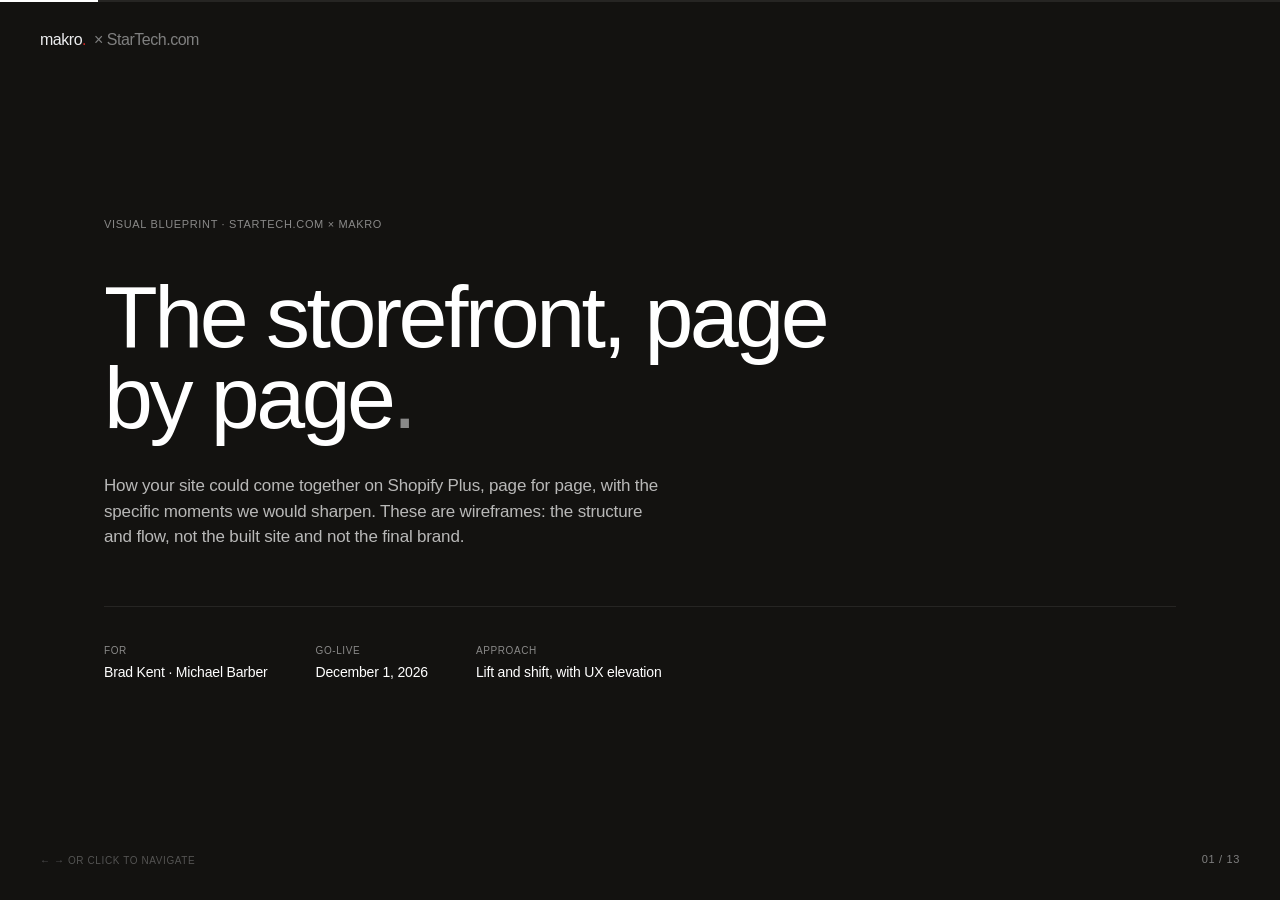
<file: index.html>
<!DOCTYPE html>
<html lang="en">
<head>
<meta charset="UTF-8">
<meta name="viewport" content="width=device-width, initial-scale=1.0">
<title>StarTech.com × Makro · Visual Blueprint</title>
<style>
:root {
  --bg:#131210; --bg-elevated:#1c1a17;
  --light:#F5F2ED; --text:#FFFFFF; --text-90:rgba(255,255,255,.90); --text-70:rgba(255,255,255,.70); --text-50:rgba(255,255,255,.50); --text-30:rgba(255,255,255,.30);
  --text-dark:#131210; --text-dark-70:rgba(19,18,16,.70); --text-dark-50:rgba(19,18,16,.50);
  --line:rgba(255,255,255,.08); --line-strong:rgba(255,255,255,.15); --line-subtle:rgba(255,255,255,.04);
  --red:#E53935; --green:#4CAF50;
  --font:'PP Neue Montreal',-apple-system,BlinkMacSystemFont,'Helvetica Neue','Inter',sans-serif;
  --t-body-lg:1.0625rem; --t-body:1rem; --t-sm:.875rem; --t-xs:.75rem; --t-label:.6875rem; --t-h3:1.25rem; --t-display:clamp(2rem,4vw,3rem);
  --tr-hero:-0.04em; --tr-display:-0.03em; --tr-label:.06em; --tr-body:-0.011em; --lh-body:1.55; --r-sm:3px; --ease-out:cubic-bezier(0.16,1,0.3,1);
}
*,*::before,*::after{box-sizing:border-box;margin:0;padding:0;}
html,body{overflow:hidden;height:100vh;-webkit-font-smoothing:antialiased;}
body{font-family:var(--font);font-size:var(--t-body);line-height:var(--lh-body);letter-spacing:var(--tr-body);color:var(--text);background:var(--bg);}
.progress{position:fixed;top:0;left:0;right:0;height:2px;z-index:100;background:var(--line);}
.progress .fill{height:100%;background:var(--text);width:0%;transition:width 400ms var(--ease-out);}
.slide-num{position:fixed;bottom:32px;right:40px;font-size:var(--t-label);letter-spacing:var(--tr-label);text-transform:uppercase;color:var(--text-50);z-index:100;font-variant-numeric:tabular-nums;mix-blend-mode:difference;}
.nav-hint{position:fixed;bottom:32px;left:40px;font-size:10px;letter-spacing:var(--tr-label);text-transform:uppercase;color:var(--text-30);z-index:100;mix-blend-mode:difference;}
.logo-fixed{position:fixed;top:28px;left:40px;font-size:16px;font-weight:500;letter-spacing:var(--tr-display);z-index:100;color:var(--text);mix-blend-mode:difference;}
.logo-fixed .dot{color:var(--red);} .logo-fixed .client{color:var(--text-50);font-weight:400;margin-left:8px;}
.slide{position:fixed;inset:0;width:100vw;height:100vh;display:flex;opacity:0;pointer-events:none;transition:opacity 500ms var(--ease-out),transform 500ms var(--ease-out);transform:translateY(20px);overflow:hidden;}
.slide.active{opacity:1;pointer-events:auto;transform:translateY(0);}
.slide.dark{background:var(--bg);color:var(--text);}
.s-inner{width:100%;max-width:1200px;margin:0 auto;padding:60px 64px;display:flex;flex-direction:column;justify-content:center;}
.eyebrow{font-size:var(--t-label);letter-spacing:var(--tr-label);text-transform:uppercase;margin-bottom:24px;color:var(--text-50);}
.em{font-weight:400;color:var(--text-50);}
.hdr{font-size:clamp(1.75rem,3vw,2.5rem);font-weight:400;letter-spacing:var(--tr-display);line-height:1.15;max-width:30ch;}
.body-lg{font-size:var(--t-body-lg);color:var(--text-70);max-width:62ch;line-height:1.55;}
.tagrow{display:flex;gap:8px;flex-wrap:wrap;margin-top:6px;}
.chip{font-size:10px;letter-spacing:.03em;text-transform:uppercase;padding:5px 11px;border-radius:12px;border:1px solid var(--line-strong);color:var(--text-70);}
.chip.new{color:var(--red);border-color:rgba(229,57,53,.35);}
.cover .s-inner{gap:20px;} .cover h1{font-size:clamp(3rem,7vw,5.5rem);line-height:.92;letter-spacing:var(--tr-hero);font-weight:400;max-width:15ch;}
.cover .sub{font-size:var(--t-body-lg);line-height:1.5;color:var(--text-70);max-width:60ch;margin-top:14px;}
.cover .meta-row{display:flex;gap:48px;padding-top:36px;border-top:1px solid var(--line);margin-top:36px;flex-wrap:wrap;}
.cover .meta-row .m{display:flex;flex-direction:column;gap:4px;} .cover .meta-row .k{font-size:10px;letter-spacing:var(--tr-label);text-transform:uppercase;color:var(--text-50);} .cover .meta-row .v{font-size:var(--t-sm);color:var(--text);}
.pillars{display:grid;grid-template-columns:1fr 1fr 1fr;gap:1px;background:var(--line);border:1px solid var(--line);margin-top:8px;}
.pillars.two{grid-template-columns:1fr 1fr;}
.pillars .pillar{background:var(--bg);padding:26px 24px;display:flex;flex-direction:column;gap:12px;min-height:200px;}
.pillars .pillar .num{font-size:9px;letter-spacing:.1em;text-transform:uppercase;color:var(--red);}
.pillars .pillar h3{font-size:var(--t-h3);font-weight:500;line-height:1.2;}
.pillars .pillar p{font-size:var(--t-sm);color:var(--text-70);line-height:1.5;margin-top:auto;}
.wf{display:flex;flex-direction:column;gap:0;margin-top:8px;}
.wf .step{display:grid;grid-template-columns:110px 1fr;gap:20px;padding:13px 0;border-bottom:1px solid var(--line-subtle);}
.wf .step:last-child{border-bottom:none;}
.wf .step .n{font-size:var(--t-xs);color:var(--text-50);letter-spacing:var(--tr-label);text-transform:uppercase;padding-top:3px;}
.wf .step .txt{font-size:var(--t-sm);color:var(--text-90);line-height:1.5;} .wf .step .txt b{font-weight:500;color:var(--text);}
.wf .step.hero .txt b{color:var(--text);} .wf .step.hero .n{color:var(--red);}
/* sitemap */
.sitemap-grid{display:grid;grid-template-columns:repeat(4,1fr);gap:1px;background:var(--line);border:1px solid var(--line);margin-top:6px;}
.sm-col{background:var(--bg);padding:18px 18px 22px;display:flex;flex-direction:column;gap:11px;}
.sm-col h4{font-size:10px;letter-spacing:var(--tr-label);text-transform:uppercase;color:var(--red);}
.sm-col ul{list-style:none;display:flex;flex-direction:column;gap:6px;}
.sm-col li{font-size:var(--t-sm);color:var(--text-90);line-height:1.35;}
.sm-col li .nw{font-size:8.5px;letter-spacing:.06em;text-transform:uppercase;color:var(--red);border:1px solid rgba(229,57,53,.4);border-radius:8px;padding:1px 5px;margin-left:6px;}
.sm-col li .sub{color:var(--text-50);font-size:var(--t-xs);}
.sm-home{display:inline-flex;align-items:center;gap:10px;font-size:var(--t-sm);color:var(--text-70);margin-bottom:14px;} .sm-home b{color:var(--text);font-weight:500;}
/* journey (live scrollable wireframes) */
.journey-slide .s-inner{max-width:none;margin:0;padding:40px 0 26px 64px;height:100vh;justify-content:flex-start;}
.journey-slide .eyebrow{margin-bottom:12px;}
.journey-slide .hdr{margin-bottom:4px;}
.journey-hint{font-size:var(--t-xs);color:var(--text-50);margin:8px 0 16px;}
.journey-hint b{color:var(--text-90);font-weight:450;}
.journey{display:flex;gap:22px;overflow-x:auto;overflow-y:hidden;padding:0 64px 14px 0;height:calc(100vh - 200px);scrollbar-width:thin;scrollbar-color:var(--line-strong) transparent;}
.journey::-webkit-scrollbar{height:10px;}
.journey::-webkit-scrollbar-thumb{background:var(--line-strong);border-radius:6px;}
.journey::-webkit-scrollbar-track{background:transparent;}
.device{flex:0 0 1080px;min-width:0;max-width:1080px;display:flex;flex-direction:column;height:100%;}
.device .cap{display:flex;align-items:center;gap:12px;padding:0 4px 10px;}
.device .cap .step{width:22px;height:22px;border-radius:50%;border:1px solid var(--red);color:var(--red);display:flex;align-items:center;justify-content:center;font-size:11px;flex:0 0 auto;font-variant-numeric:tabular-nums;}
.device .cap .name{font-size:var(--t-sm);color:var(--text-90);font-weight:450;}
.device .cap .url{font-size:var(--t-xs);color:var(--text-50);}
.device .cap .tag{font-size:9px;letter-spacing:.06em;text-transform:uppercase;color:var(--red);border:1px solid rgba(229,57,53,.4);border-radius:8px;padding:1px 6px;margin-left:auto;}
.device .frame{flex:1;min-height:0;min-width:0;width:1080px;box-sizing:border-box;border:1px solid var(--line-strong);border-radius:8px;overflow:hidden;background:#f9f9f9;position:relative;}
/* render each page at true 1440px desktop width, then scale to fit the frame */
.device iframe{width:1440px;height:calc(100% / 0.75);border:0;display:block;background:#f9f9f9;transform:scale(0.75);transform-origin:top left;}
/* review variant: two pages side by side, sized to fit the slide (also fits the PDF) */
.journey.review{overflow-x:hidden;}
.journey.review .device{flex:0 0 540px;max-width:540px;}
.journey.review .frame{width:540px;}
.journey.review iframe{transform:scale(0.375);height:calc(100% / 0.375);}
/* closing */
.closing .s-inner{gap:28px;align-items:flex-start;}
.closing h2{font-size:clamp(2.4rem,5vw,3.8rem);line-height:.98;letter-spacing:var(--tr-hero);font-weight:400;max-width:22ch;}
.closing .outcomes{display:flex;flex-direction:column;gap:0;margin-top:12px;border-top:1px solid var(--line);width:100%;}
.closing .outcomes .o{display:grid;grid-template-columns:48px 1fr;gap:20px;padding:15px 0;border-bottom:1px solid var(--line-subtle);}
.closing .outcomes .o .n{font-size:var(--t-xs);color:var(--text-50);letter-spacing:var(--tr-label);text-transform:uppercase;font-variant-numeric:tabular-nums;padding-top:3px;}
.closing .outcomes .o .txt{font-size:var(--t-body);color:var(--text-90);line-height:1.4;}
.closing .next{margin-top:26px;font-size:var(--t-sm);color:var(--text-50);padding-top:22px;border-top:1px solid var(--line);width:100%;}
</style>
</head>
<body>
<div class="progress"><div class="fill" id="progressFill"></div></div>
<div class="logo-fixed">makro<span class="dot">.</span><span class="client">× StarTech.com</span></div>
<div class="slide-num" id="slideNum">01 / 12</div>
<div class="nav-hint">← → or click to navigate</div>

<!-- 1 · COVER -->
<div class="slide dark cover active" data-slide="1"><div class="s-inner">
  <span class="eyebrow">Visual Blueprint · StarTech.com × Makro</span>
  <h1>The storefront, page by page<span class="em">.</span></h1>
  <p class="sub">How your site could come together on Shopify Plus, page for page, with the specific moments we would sharpen. These are wireframes: the structure and flow, not the built site and not the final brand.</p>
  <div class="meta-row">
    <div class="m"><span class="k">For</span><span class="v">Brad Kent · Michael Barber</span></div>
    <div class="m"><span class="k">Go-live</span><span class="v">December 1, 2026</span></div>
    <div class="m"><span class="k">Approach</span><span class="v">Lift and shift, with UX elevation</span></div>
  </div>
</div></div>

<!-- 2 · HOW TO READ -->
<div class="slide dark" data-slide="2"><div class="s-inner" style="gap:24px;">
  <span class="eyebrow">A quick word first</span>
  <h2 class="hdr">Wireframes, not the finished site.</h2>
  <p class="body-lg">These are the structure and flow of each page, not the built site and not the final design. Grey boxes stand in for product images, and the brand look comes later. The product names, specs and prices are pulled from your live site. Each page mirrors what you run today, and only a few moments are elevated.</p>
  <div class="tagrow"><span class="chip">Mirror the current page</span><span class="chip">Elevate only scoped moments</span><span class="chip new">Two net-new pages: search and compare</span></div>
</div></div>

<!-- 3 · SETTING THE STAGE -->
<div class="slide dark" data-slide="3"><div class="s-inner" style="gap:26px;">
  <span class="eyebrow">Setting the stage</span>
  <h2 class="hdr">Three inputs shaped every page.</h2>
  <div class="pillars">
    <div class="pillar"><span class="num">01 · The audit</span><h3>Your live site, read closely</h3><p>We reviewed startech.com page by page through a behavioral-UX lens, so every change answers a real friction, not a preference.</p></div>
    <div class="pillar"><span class="num">02 · The requirements</span><h3>The scope we are aligning on</h3><p>Each page reflects the business requirements you are reviewing, so the pages and the requirements stay in step as you sign them off.</p></div>
    <div class="pillar"><span class="num">03 · Ready to build</span><h3>These become the real store</h3><p>The wireframes sit on a working design system, so as the brand and content land they carry straight into the build, not throwaway sketches.</p></div>
  </div>
</div></div>

<!-- 4 · THE DISCIPLINE -->
<div class="slide dark" data-slide="4"><div class="s-inner" style="gap:24px;">
  <span class="eyebrow">The discipline</span>
  <h2 class="hdr">Lift and shift, not a rebuild.</h2>
  <p class="body-lg">We are not redrawing your site. Most of every page is exactly what you run today, rebuilt in the new system. We elevate only a few moments, the ones where a small change makes a real difference. Two things are genuinely new, because you do not have them today: a real search, and product compare.</p>
  <div class="tagrow"><span class="chip">Small changes, big difference</span><span class="chip">Nothing added that you do not have</span><span class="chip new">Search and compare are net-new</span></div>
</div></div>

<!-- 5 · SITEMAP -->
<div class="slide dark" data-slide="5"><div class="s-inner" style="gap:16px;max-width:1280px;">
  <span class="eyebrow">The launch site</span>
  <h2 class="hdr" style="max-width:40ch;">Your whole site, launching intact.</h2>
  <div class="sm-home"><b>Home</b> <span style="color:var(--text-50)">· global header, mega-menu, utility bar and footer wrap every page</span></div>
  <div class="sitemap-grid">
    <div class="sm-col"><h4>Shop</h4><ul><li>Category hubs</li><li>Collections <span class="sub">(product list)</span></li><li>Product page</li><li>Search <span class="nw">New</span></li><li>Compare <span class="nw">New</span></li></ul></div>
    <div class="sm-col"><h4>Buy &amp; B2B</h4><ul><li>Volume quote</li><li>Quick order pad</li><li>Where to buy</li><li>Become a partner</li><li>Cart &middot; Checkout</li></ul></div>
    <div class="sm-col"><h4>Account <span class="sub">(signed in)</span></h4><ul><li>Orders &amp; reorder</li><li>Saved lists</li><li>Addresses &amp; users</li><li>Net terms &amp; invoices</li><li>Product change notices</li><li>Employee store</li></ul></div>
    <div class="sm-col"><h4>Brands</h4><ul><li>Brand page &times; 6</li><li><span class="sub">shared template, CMS-editable</span></li></ul></div>
    <div class="sm-col"><h4>Support</h4><ul><li>Knowledge base</li><li>Drivers &amp; downloads</li><li>Contact</li><li>Returns (RMA)</li><li>Warranty &middot; FAQ</li></ul></div>
    <div class="sm-col"><h4>Company</h4><ul><li>Who we are</li><li>Sustainability</li><li>Learn / Blog</li><li>News</li></ul></div>
    <div class="sm-col"><h4>Markets</h4><ul><li>4 selling locales</li><li>22 browse locales</li><li>Where-to-buy path</li><li>Localized SEO redirects</li></ul></div>
    <div class="sm-col"><h4>Legal</h4><ul><li>Privacy</li><li>Terms</li><li>Cookies</li><li>Accessibility</li></ul></div>
  </div>
</div></div>

<!-- 6 · FLOWS OVERVIEW -->
<div class="slide dark" data-slide="6"><div class="s-inner" style="gap:24px;">
  <span class="eyebrow">How people move</span>
  <h2 class="hdr">Four ways buyers move through the site.</h2>
  <div class="pillars two">
    <div class="pillar"><span class="num">Flow 1 · about 70% of volume</span><h3>Find and buy</h3><p>Arrive, find the exact part by search or category, confirm it fits, add to cart, check out.</p></div>
    <div class="pillar"><span class="num">Flow 2 · the B2B lead</span><h3>Volume quote</h3><p>A business or reseller submits a bulk quote without an account, on one sector-aware form.</p></div>
    <div class="pillar"><span class="num">Flow 3 · the repeat buyer</span><h3>Bulk reorder</h3><p>A signed-in business buyer pastes a part-number list and orders in seconds.</p></div>
    <div class="pillar"><span class="num">Flow 4 · the browse markets</span><h3>Research, then reseller</h3><p>In the 22 non-selling markets, the buyer researches and is routed to an authorized reseller.</p></div>
  </div>
</div></div>

<!-- 7 · JOURNEY 1 -->
<div class="slide dark journey-slide" data-slide="7"><div class="s-inner">
  <span class="eyebrow">Flow 1 · Find and buy · about 70% of volume</span>
  <h2 class="hdr">From a problem to the right part.</h2>
  <div class="journey">
    <figure class="device"><figcaption class="cap"><span class="step">1</span><span class="name">Homepage</span><span class="url">/ home</span><span class="tag">lift</span></figcaption><div class="frame"><iframe data-src="wireframes/homepage.html" title="Homepage"></iframe></div></figure>
    <figure class="device"><figcaption class="cap"><span class="step">2</span><span class="name">Search</span><span class="url">/ search</span><span class="tag">new</span></figcaption><div class="frame"><iframe data-src="wireframes/search.html" title="Search"></iframe></div></figure>
    <figure class="device"><figcaption class="cap"><span class="step">3</span><span class="name">Category hub</span><span class="url">/ docking-stations-multiports</span><span class="tag">lift</span></figcaption><div class="frame"><iframe data-src="wireframes/category.html" title="Category hub"></iframe></div></figure>
    <figure class="device"><figcaption class="cap"><span class="step">4</span><span class="name">Product page</span><span class="url">/ dk31c2dhspd</span><span class="tag">lift</span></figcaption><div class="frame"><iframe data-src="wireframes/product.html" title="Product page"></iframe></div></figure>
    <figure class="device"><figcaption class="cap"><span class="step">5</span><span class="name">Compare</span><span class="url">/ compare</span><span class="tag">new</span></figcaption><div class="frame"><iframe data-src="wireframes/compare.html" title="Compare"></iframe></div></figure>
    <figure class="device"><figcaption class="cap"><span class="step">6</span><span class="name">Cart flyout</span><span class="url">add to cart</span><span class="tag">lift</span></figcaption><div class="frame"><iframe data-src="wireframes/cart-flyout.html" title="Cart flyout"></iframe></div></figure>
  </div>
</div></div>

<!-- 8 · JOURNEY 2 -->
<div class="slide dark journey-slide" data-slide="8"><div class="s-inner">
  <span class="eyebrow">Flow 2 · Volume quote · the B2B lead</span>
  <h2 class="hdr">One form, every kind of buyer.</h2>
  <div class="journey">
    <figure class="device"><figcaption class="cap"><span class="step">1</span><span class="name">Homepage</span><span class="url">the "Get a volume quote" path</span><span class="tag">lift</span></figcaption><div class="frame"><iframe data-src="wireframes/homepage.html" title="Homepage"></iframe></div></figure>
    <figure class="device"><figcaption class="cap"><span class="step">2</span><span class="name">Volume quote form</span><span class="url">/ volume-quote</span><span class="tag">lift</span></figcaption><div class="frame"><iframe data-src="wireframes/volume-quote.html" title="Volume quote form"></iframe></div></figure>
  </div>
</div></div>

<!-- 9 · JOURNEY 3 -->
<div class="slide dark journey-slide" data-slide="9"><div class="s-inner">
  <span class="eyebrow">Flow 3 · Bulk reorder · the repeat buyer</span>
  <h2 class="hdr">They know the part numbers.</h2>
  <div class="journey">
    <figure class="device"><figcaption class="cap"><span class="step">1</span><span class="name">Quick order pad</span><span class="url">/ quick-order</span><span class="tag">lift</span></figcaption><div class="frame"><iframe data-src="wireframes/quick-order.html" title="Quick order pad"></iframe></div></figure>
    <figure class="device"><figcaption class="cap"><span class="step">2</span><span class="name">Cart flyout</span><span class="url">matched lines added</span><span class="tag">lift</span></figcaption><div class="frame"><iframe data-src="wireframes/cart-flyout.html" title="Cart flyout"></iframe></div></figure>
  </div>
</div></div>

<!-- 10 · JOURNEY 4 -->
<div class="slide dark journey-slide" data-slide="10"><div class="s-inner">
  <span class="eyebrow">Flow 4 · Research, then reseller · the browse markets</span>
  <h2 class="hdr">Most markets buy from a reseller.</h2>
  <div class="journey">
    <figure class="device"><figcaption class="cap"><span class="step">1</span><span class="name">Product page</span><span class="url">browse market · where-to-buy only</span><span class="tag">lift</span></figcaption><div class="frame"><iframe data-src="wireframes/product-browse.html" title="Product page (browse market)"></iframe></div></figure>
    <figure class="device"><figcaption class="cap"><span class="step">2</span><span class="name">Where to buy</span><span class="url">/ where-to-buy</span><span class="tag">lift</span></figcaption><div class="frame"><iframe data-src="wireframes/where-to-buy.html" title="Where to buy"></iframe></div></figure>
  </div>
</div></div>

<!-- 11 · WHAT WE ELEVATED -->
<div class="slide dark" data-slide="11"><div class="s-inner" style="gap:20px;">
  <span class="eyebrow">In one view</span>
  <h2 class="hdr">Nine pages. Two new, the rest sharpened.</h2>
  <div class="wf" style="max-width:70ch;">
    <div class="step"><span class="n">Home</span><span class="txt">Permanent search-led hero with a campaign carousel, storytelling paths lead, categories below</span></div>
    <div class="step hero"><span class="n">Search</span><span class="txt"><b>Net-new.</b> Part-number-first, one product one result, in your list layout</span></div>
    <div class="step"><span class="n">Category</span><span class="txt">Cards first, marketing copy below</span></div>
    <div class="step"><span class="n">Product</span><span class="txt">Cleaner buy-box, per-warehouse stock, a clear compatibility line, add to compare</span></div>
    <div class="step hero"><span class="n">Compare</span><span class="txt"><b>Net-new.</b> Every spec shown, the differences highlighted</span></div>
    <div class="step"><span class="n">Cart</span><span class="txt">A slide-in drawer on add-to-cart, so you keep browsing</span></div>
    <div class="step"><span class="n">Quote</span><span class="txt">Request-type first, then only that path, with bulk entry</span></div>
    <div class="step"><span class="n">Reorder</span><span class="txt">Paste or upload, parse and price, add matched to cart</span></div>
    <div class="step"><span class="n">Where to buy</span><span class="txt">The reseller directory, faithful to today, reachable from every browse market</span></div>
  </div>
</div></div>

<!-- 12 · FROM YOUR REVIEW -->
<div class="slide dark journey-slide" data-slide="12"><div class="s-inner">
  <span class="eyebrow">From your review</span>
  <h2 class="hdr">Two things you raised, folded in.</h2>
  <p class="journey-hint">The <b>hero</b> keeps one permanent headline and adds a campaign carousel that can change by market. The <b>product template</b> flexes from a single SKU to a whole family, length and color on one page.</p>
  <div class="journey review">
    <figure class="device"><figcaption class="cap"><span class="step">1</span><span class="name">Homepage hero</span><span class="url">permanent H1 · rotating campaigns</span><span class="tag">new</span></figcaption><div class="frame"><iframe data-src="wireframes/homepage.html" title="Homepage hero"></iframe></div></figure>
    <figure class="device"><figcaption class="cap"><span class="step">2</span><span class="name">Product family</span><span class="url">/ cat6a · length + color</span><span class="tag">new</span></figcaption><div class="frame"><iframe data-src="wireframes/product-family.html" title="Product family"></iframe></div></figure>
  </div>
</div></div>

<!-- 13 · CLOSING -->
<div class="slide dark closing" data-slide="13"><div class="s-inner">
  <span class="eyebrow">From here</span>
  <h2>Confirm the pages, and we move to design and build.</h2>
  <div class="outcomes">
    <div class="o"><span class="n">01</span><span class="txt">Walk the nine pages and the four flows, and tell us where a page should read differently.</span></div>
    <div class="o"><span class="n">02</span><span class="txt">Confirm the two net-new pages, search and compare, as the moments to invest in.</span></div>
    <div class="o"><span class="n">03</span><span class="txt">On sign-off, these hand to design for the brand, then into the build.</span></div>
  </div>
  <p class="next">Send your reactions on any page, and we fold them in before design begins.</p>
</div></div>

<script>
const slides=document.querySelectorAll('.slide');const total=slides.length;let current=0;
function loadFrames(slide){slide.querySelectorAll('iframe[data-src]').forEach(f=>{if(!f.getAttribute('src')){f.setAttribute('src',f.getAttribute('data-src'));}});}
function goTo(idx){if(idx<0||idx>=total)return;slides[current].classList.remove('active');current=idx;slides[current].classList.add('active');loadFrames(slides[current]);
document.getElementById('slideNum').textContent=String(current+1).padStart(2,'0')+' / '+String(total).padStart(2,'0');
document.getElementById('progressFill').style.width=((current+1)/total*100)+'%';}
document.addEventListener('keydown',(e)=>{if(e.key==='ArrowRight'){e.preventDefault();goTo(current+1);}if(e.key==='ArrowLeft'){e.preventDefault();goTo(current-1);}if(e.key==='ArrowDown'){e.preventDefault();goTo(current+1);}if(e.key==='ArrowUp'){e.preventDefault();goTo(current-1);}});
document.addEventListener('click',(e)=>{if(e.target.closest('a')||e.target.closest('.journey'))return;const x=e.clientX;if(x>window.innerWidth*0.5)goTo(current+1);else goTo(current-1);});
document.getElementById('slideNum').textContent='01 / '+String(total).padStart(2,'0');
document.getElementById('progressFill').style.width=(1/total*100)+'%';
loadFrames(document.querySelector('.slide.active')||slides[0]);
</script>
</body>
</html>
</file>
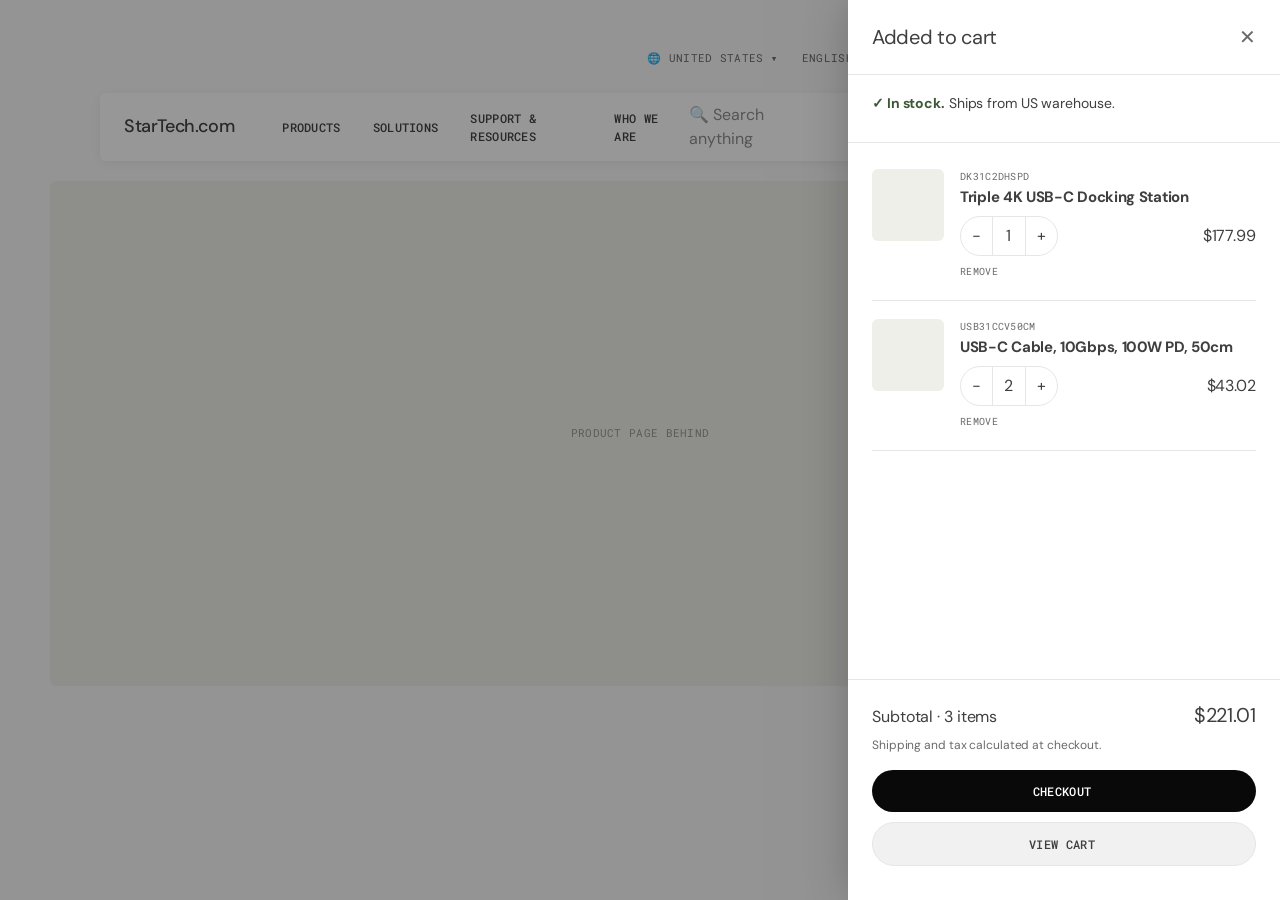
<file: wireframes/cart-flyout.html>
<!DOCTYPE html>
<html lang="en">
<head>
<meta charset="UTF-8"><meta name="viewport" content="width=device-width, initial-scale=1">
<title>StarTech.com - Cart flyout (new)</title>
<link href="https://fonts.googleapis.com/css2?family=DM+Sans:wght@400;500;700&family=Roboto+Mono:wght@400;500&display=swap" rel="stylesheet">
<link rel="stylesheet" href="tokens.css"><link rel="stylesheet" href="shell.css">
<style>
  .util{display:flex;align-items:center;justify-content:flex-end;gap:24px;padding:10px var(--container-padding);font-family:var(--font-subtitle-family);font-size:11px;letter-spacing:.3px;text-transform:uppercase;color:var(--color-foreground-secondary);}
  .util a{color:inherit;text-decoration:none;}
  /* faint page behind the drawer */
  .backdrop-page{padding:40px var(--container-padding);}
  .backdrop-page .big{aspect-ratio:21/9;margin-top:20px;}
  .overlay{position:fixed;inset:0;background:rgba(9,9,9,.42);z-index:5;}
  .drawer{position:fixed;top:0;right:0;bottom:0;width:432px;max-width:92vw;background:var(--color-background-secondary);
    box-shadow:-4px 0 40px rgba(0,0,0,.2);z-index:6;display:flex;flex-direction:column;}
  .dhead{display:flex;align-items:center;justify-content:space-between;padding:22px 24px;border-bottom:1px solid var(--color-border);}
  .dhead h2{font-size:var(--font-size-heading-h4);margin:0;}
  .dhead .x{font-size:20px;color:var(--color-foreground-secondary);}
  .ship{padding:18px 24px;border-bottom:1px solid var(--color-border);}
  .ship .t{font-size:var(--font-size-body-s);margin-bottom:10px;}
  .ship .t b{color:var(--color-success-text);}
  .bar{height:6px;border-radius:100px;background:var(--color-background-tertiary);overflow:hidden;}
  .bar i{display:block;height:100%;width:100%;background:var(--color-success-border);}
  .items{flex:1;overflow:auto;padding:8px 24px;}
  .item{display:grid;grid-template-columns:72px 1fr;gap:16px;padding:18px 0;border-bottom:1px solid var(--color-border);}
  .item .ws-box{width:72px;aspect-ratio:1/1;}
  .item .part{font-family:var(--font-subtitle-family);font-size:10px;letter-spacing:.3px;text-transform:uppercase;color:var(--color-foreground-secondary);margin:0 0 4px;}
  .item h3{font-size:15px;line-height:1.2;margin:0 0 10px;}
  .item .row{display:flex;align-items:center;justify-content:space-between;}
  .qty{display:inline-flex;align-items:center;border:1px solid var(--color-border);border-radius:var(--border-radius-button);}
  .qty span{padding:7px 11px;} .qty .num{min-width:34px;text-align:center;border-inline:1px solid var(--color-border);}
  .item .price{font-size:var(--font-size-body);}
  .item .rm{font-family:var(--font-subtitle-family);font-size:10px;letter-spacing:.3px;text-transform:uppercase;color:var(--color-foreground-secondary);margin-top:8px;display:inline-block;}
  .dfoot{border-top:1px solid var(--color-border);padding:20px 24px 24px;}
  .subtotal{display:flex;justify-content:space-between;align-items:baseline;margin-bottom:6px;}
  .subtotal .s{font-size:var(--font-size-heading-h4);}
  .taxnote{font-size:12px;color:var(--color-foreground-secondary);margin-bottom:16px;}
  .dfoot .btn{width:100%;margin-bottom:10px;}
</style>
</head>
<body>
  <!-- faint page behind -->
  <div class="backdrop-page">
    <div class="util"><a>🌐 United States ▾</a><a>English ▾</a><a>Drivers &amp; Downloads</a><a>Log in</a><a>Cart (3)</a></div>
    <div class="nav"><div class="nav__card">
      <div class="nav__left"><a class="nav__logo">StarTech.com</a><nav class="nav__list"><a class="nav__item">Products</a><a class="nav__item">Solutions</a><a class="nav__item">Support &amp; Resources</a><a class="nav__item">Who We Are</a></nav></div>
      <div class="nav__right"><span style="opacity:.6">🔍 Search anything</span><a class="btn btn--tertiary">Get a volume quote</a><a class="btn btn--tertiary">Where to buy</a></div>
    </div></div>
    <div class="ws-box big" data-label="product page behind"></div>
  </div>

  <div class="overlay"></div>

  <!-- CART FLYOUT - new: a drawer on add-to-cart, running context, free-shipping cue -->
  <aside class="drawer">
    <div class="dhead"><h2 class="ws-h3">Added to cart</h2><span class="x">✕</span></div>

    <div class="ship">
      <div class="t"><b>✓ In stock.</b> Ships from US warehouse.</div>
    </div>

    <div class="items">
      <div class="item"><div class="ws-box" data-label=""></div>
        <div><p class="part">DK31C2DHSPD</p><h3 class="pc-name">Triple 4K USB-C Docking Station</h3>
          <div class="row"><div class="qty"><span>−</span><span class="num">1</span><span>+</span></div><span class="price">$177.99</span></div>
          <span class="rm">Remove</span></div></div>
      <div class="item"><div class="ws-box" data-label=""></div>
        <div><p class="part">USB31CCV50CM</p><h3 class="pc-name">USB-C Cable, 10Gbps, 100W PD, 50cm</h3>
          <div class="row"><div class="qty"><span>−</span><span class="num">2</span><span>+</span></div><span class="price">$43.02</span></div>
          <span class="rm">Remove</span></div></div>
    </div>

    <div class="dfoot">
      <div class="subtotal"><span>Subtotal · 3 items</span><span class="s">$221.01</span></div>
      <div class="taxnote">Shipping and tax calculated at checkout.</div>
      <button class="btn btn--primary">Checkout</button>
      <button class="btn btn--tertiary">View cart</button>
    </div>
  </aside>
</body>
</html>
</file>
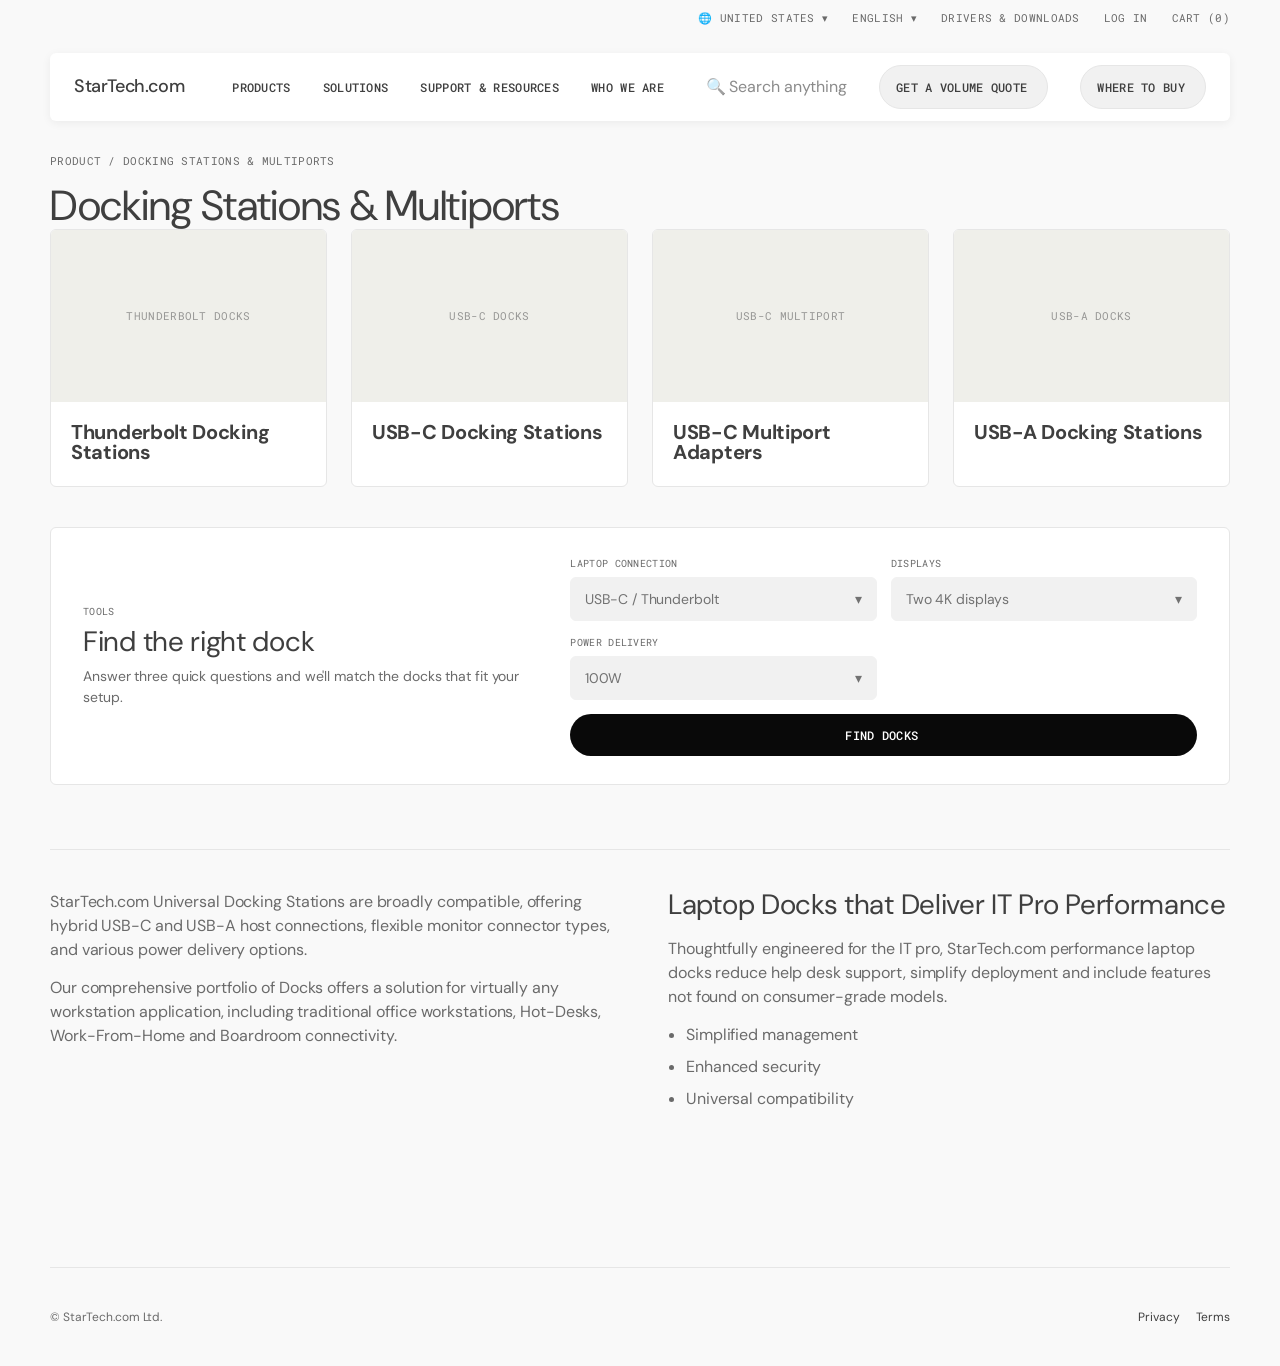
<file: wireframes/category.html>
<!DOCTYPE html>
<html lang="en">
<head>
<meta charset="UTF-8"><meta name="viewport" content="width=device-width, initial-scale=1">
<title>StarTech.com - Category hub (elevated)</title>
<link href="https://fonts.googleapis.com/css2?family=DM+Sans:wght@400;500;700&family=Roboto+Mono:wght@400;500&display=swap" rel="stylesheet">
<link rel="stylesheet" href="tokens.css"><link rel="stylesheet" href="shell.css">
<style>
  .util{display:flex;align-items:center;justify-content:flex-end;gap:24px;padding:10px var(--container-padding);font-family:var(--font-subtitle-family);font-size:11px;letter-spacing:.3px;text-transform:uppercase;color:var(--color-foreground-secondary);}
  .util a{color:inherit;text-decoration:none;}
  .wrap{max-width:var(--container-max-width);margin-inline:auto;padding:32px var(--container-padding) 20px;}
  .crumb{font-family:var(--font-subtitle-family);font-size:11px;letter-spacing:.3px;text-transform:uppercase;color:var(--color-foreground-secondary);margin-bottom:14px;}
  .lead{color:var(--color-foreground-secondary);max-width:60ch;margin:12px 0 32px;font-size:var(--font-size-body);}
  .subs{display:grid;grid-template-columns:repeat(4,1fr);gap:24px;}
  .subcard{border:1px solid var(--color-border);border-radius:var(--border-radius-main);overflow:hidden;background:var(--color-background-secondary);}
  .subcard .ws-box{aspect-ratio:16/10;border-radius:0;}
  .subcard .b{padding:20px;}
  .subcard h3{font-size:var(--font-size-card-heading);margin:0 0 4px;}
  .subcard p{margin:0;color:var(--color-foreground-secondary);font-size:var(--font-size-body-s);}
  .about{margin-top:64px;padding-top:40px;border-top:1px solid var(--color-border);display:grid;grid-template-columns:1fr 1fr;gap:56px;}
  .about h2{margin:0 0 16px;}
  .about p{color:var(--color-foreground-secondary);margin:0 0 14px;}
  .about ul{margin:0;padding-left:18px;color:var(--color-foreground-secondary);}
  .about li{margin-bottom:8px;}
  /* resource/tools module: CMS-driven, the category template flexes to host it */
  .finder{margin-top:40px;padding:28px 32px;border:1px solid var(--color-border);border-radius:var(--border-radius-main);background:var(--color-background-secondary);display:grid;grid-template-columns:1fr 1.4fr;gap:40px;align-items:center;}
  .finder-eyebrow{font-family:var(--font-subtitle-family);font-size:10px;letter-spacing:.3px;text-transform:uppercase;color:var(--color-foreground-secondary);margin:0 0 8px;}
  .finder-copy h2{margin:0 0 8px;} .finder-sub{margin:0;color:var(--color-foreground-secondary);font-size:var(--font-size-body-s);line-height:1.5;}
  .finder-controls{display:grid;grid-template-columns:1fr 1fr;gap:14px;}
  .finder-controls .btn{grid-column:1/-1;}
  .fc label{display:block;font-family:var(--font-subtitle-family);font-size:10px;letter-spacing:.3px;text-transform:uppercase;color:var(--color-foreground-secondary);margin-bottom:6px;}
  .fc-in{height:44px;border:1px solid var(--color-border-input);background:var(--color-background-input);border-radius:var(--border-radius-main);padding:0 14px;display:flex;align-items:center;justify-content:space-between;color:var(--color-foreground-tertiary);font-size:var(--font-size-body-s);}
  @media(max-width:749px){.finder{grid-template-columns:1fr}}
  @media(max-width:749px){.subs{grid-template-columns:1fr 1fr}.about{grid-template-columns:1fr}}
</style>
</head>
<body>
  <div class="util"><a>🌐 United States ▾</a><a>English ▾</a><a>Drivers &amp; Downloads</a><a>Log in</a><a>Cart (0)</a></div>
  <div class="nav"><div class="nav__card">
    <div class="nav__left"><a class="nav__logo">StarTech.com</a>
      <nav class="nav__list"><a class="nav__item">Products</a><a class="nav__item">Solutions</a><a class="nav__item">Support &amp; Resources</a><a class="nav__item">Who We Are</a></nav></div>
    <div class="nav__right"><span style="opacity:.6">🔍 Search anything</span><a class="btn btn--tertiary">Get a volume quote</a><a class="btn btn--tertiary">Where to buy</a></div>
  </div></div>

  <!-- CATEGORY HUB - elevated: the sub-category cards come first (the decision), prose moves below -->
  <div class="wrap">
    <div class="crumb">Product / Docking Stations &amp; Multiports</div>
    <h1 class="ws-h2">Docking Stations &amp; Multiports</h1>

    <div class="subs">
      <a class="subcard"><div class="ws-box" data-label="Thunderbolt docks"></div><div class="b"><h3 class="pc-name">Thunderbolt Docking Stations</h3></div></a>
      <a class="subcard"><div class="ws-box" data-label="USB-C docks"></div><div class="b"><h3 class="pc-name">USB-C Docking Stations</h3></div></a>
      <a class="subcard"><div class="ws-box" data-label="USB-C multiport"></div><div class="b"><h3 class="pc-name">USB-C Multiport Adapters</h3></div></a>
      <a class="subcard"><div class="ws-box" data-label="USB-A docks"></div><div class="b"><h3 class="pc-name">USB-A Docking Stations</h3></div></a>
    </div>

    <!-- resource/tools module: CMS-driven, no one-off build (answers category template-flexibility feedback) -->
    <section class="finder">
      <div class="finder-copy">
        <p class="finder-eyebrow">Tools</p>
        <h2 class="ws-h3">Find the right dock</h2>
        <p class="finder-sub">Answer three quick questions and we'll match the docks that fit your setup.</p>
      </div>
      <div class="finder-controls">
        <div class="fc"><label>Laptop connection</label><div class="fc-in">USB-C / Thunderbolt <span>▾</span></div></div>
        <div class="fc"><label>Displays</label><div class="fc-in">Two 4K displays <span>▾</span></div></div>
        <div class="fc"><label>Power delivery</label><div class="fc-in">100W <span>▾</span></div></div>
        <button class="btn btn--primary">Find docks</button>
      </div>
    </section>

    <!-- their marketing copy, verbatim, moved below the cards -->
    <section class="about">
      <div>
        <p>StarTech.com Universal Docking Stations are broadly compatible, offering hybrid USB-C and USB-A host connections, flexible monitor connector types, and various power delivery options.</p>
        <p>Our comprehensive portfolio of Docks offers a solution for virtually any workstation application, including traditional office workstations, Hot-Desks, Work-From-Home and Boardroom connectivity.</p>
      </div>
      <div>
        <h2 class="ws-h3">Laptop Docks that Deliver IT Pro Performance</h2>
        <p>Thoughtfully engineered for the IT pro, StarTech.com performance laptop docks reduce help desk support, simplify deployment and include features not found on consumer-grade models.</p>
        <ul>
          <li>Simplified management</li>
          <li>Enhanced security</li>
          <li>Universal compatibility</li>
        </ul>
      </div>
    </section>
  </div>

  <footer class="footer" style="margin-top:64px">
    <div class="footer__bottom" style="border-top:1px solid var(--color-border)"><span class="footer__muted">© StarTech.com Ltd.</span><ul class="footer__policies"><li><a>Privacy</a></li><li><a>Terms</a></li></ul></div>
  </footer>
</body>
</html>
</file>
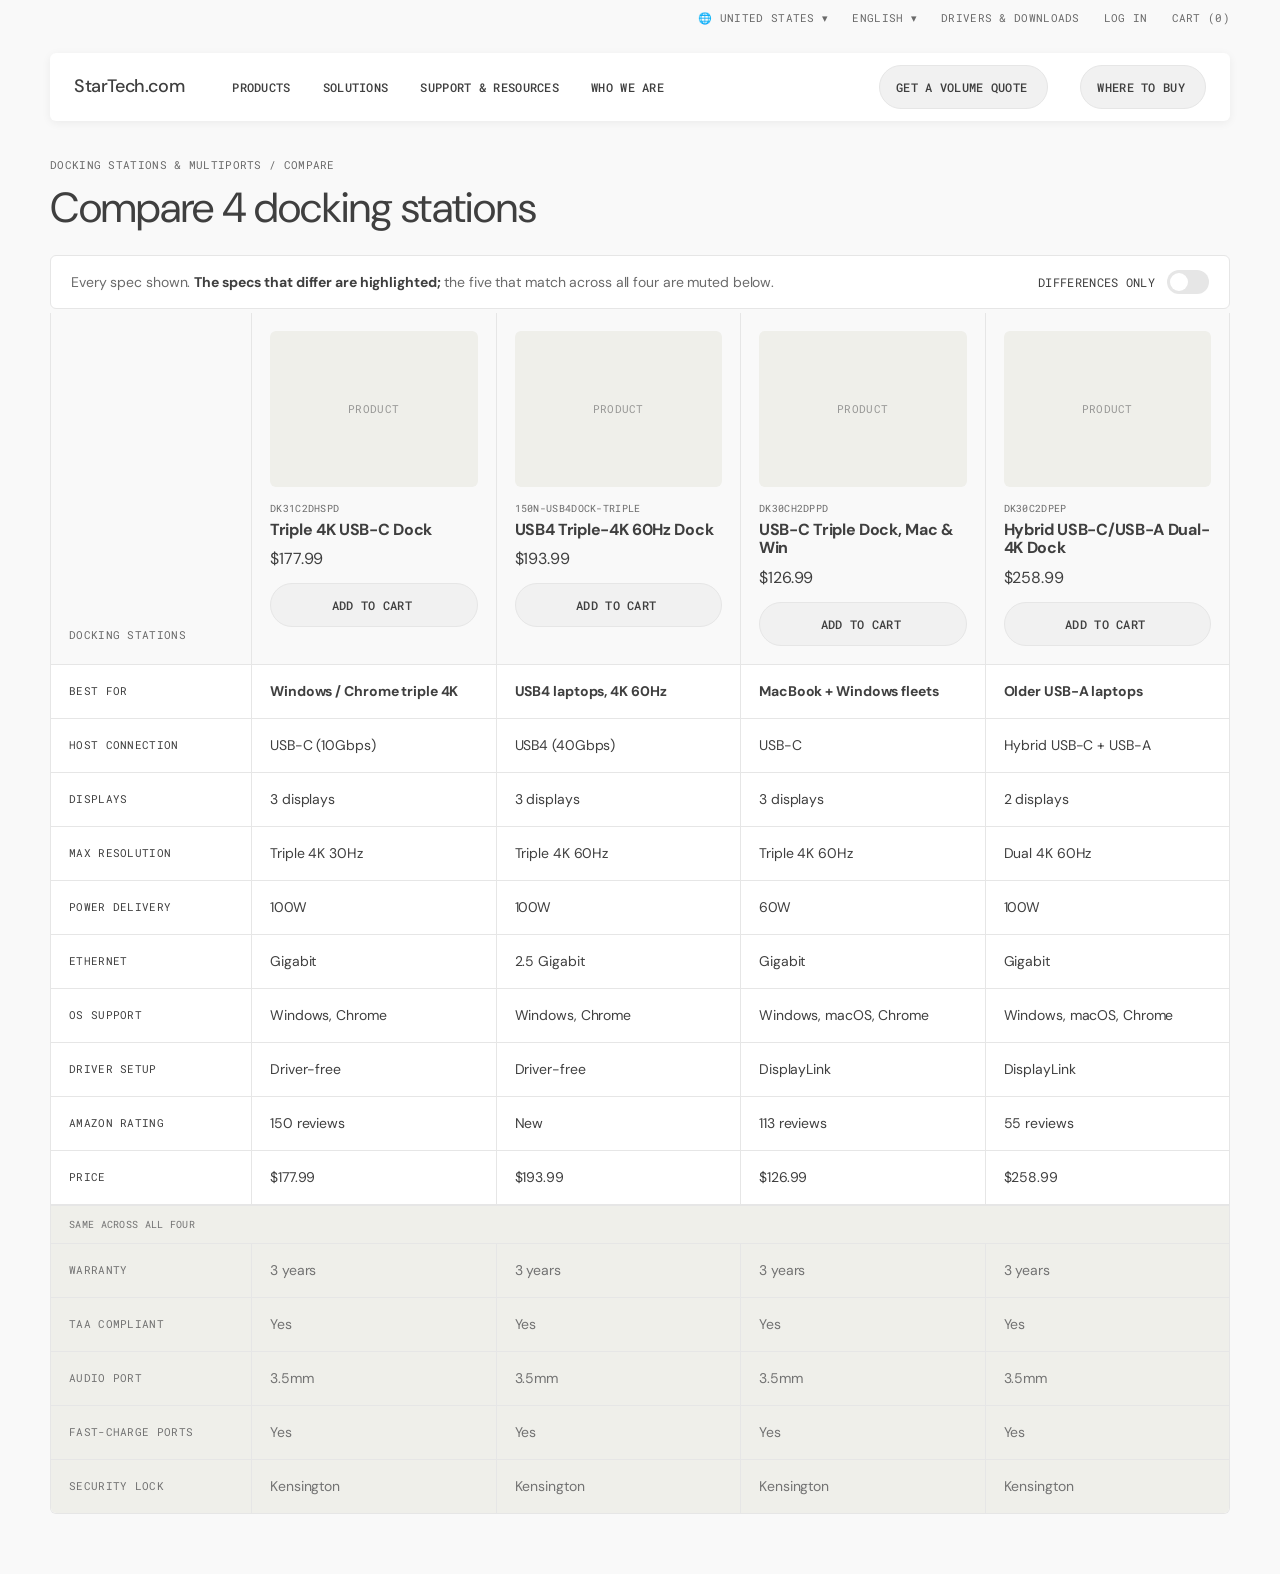
<file: wireframes/compare.html>
<!DOCTYPE html>
<html lang="en">
<head>
<meta charset="UTF-8">
<meta name="viewport" content="width=device-width, initial-scale=1">
<title>StarTech.com - Compare (net-new)</title>
<link href="https://fonts.googleapis.com/css2?family=DM+Sans:wght@400;500;700&family=Roboto+Mono:wght@400;500&display=swap" rel="stylesheet">
<link rel="stylesheet" href="tokens.css">
<link rel="stylesheet" href="shell.css">
<style>
  .util{display:flex;align-items:center;justify-content:flex-end;gap:24px;padding:10px var(--container-padding);
    font-family:var(--font-subtitle-family);font-size:11px;letter-spacing:.3px;text-transform:uppercase;color:var(--color-foreground-secondary);}
  .util a{color:inherit;text-decoration:none;}
  .wrap{max-width:var(--container-max-width);margin-inline:auto;padding:36px var(--container-padding) 60px;}
  .crumb{font-family:var(--font-subtitle-family);font-size:11px;letter-spacing:.3px;text-transform:uppercase;color:var(--color-foreground-secondary);margin-bottom:12px;}
  .chead{display:flex;align-items:flex-end;justify-content:space-between;gap:24px;margin-bottom:24px;}
  .chead p{margin:8px 0 0;color:var(--color-foreground-secondary);max-width:52ch;}
  .toolbar{display:flex;align-items:center;justify-content:space-between;gap:16px;padding:14px 20px;margin-bottom:4px;
    background:var(--color-background-secondary);border:1px solid var(--color-border);border-radius:var(--border-radius-main);}
  .toolbar .hidden-note{font-size:var(--font-size-body-s);color:var(--color-foreground-secondary);}
  .toolbar .hidden-note b{color:var(--color-foreground-title);}
  .toggle{display:inline-flex;align-items:center;gap:12px;font-family:var(--font-button-family);font-size:12px;letter-spacing:.3px;text-transform:uppercase;color:var(--color-foreground);}
  .switch{width:42px;height:24px;border-radius:100px;background:var(--color-button);position:relative;}
  .switch::after{content:"";position:absolute;top:3px;right:3px;width:18px;height:18px;border-radius:50%;background:var(--color-button-text);}
  /* table as CSS grid: label column + 4 product columns */
  .ctable{--cols:200px repeat(4,1fr);border:1px solid var(--color-border);border-top:0;border-radius:0 0 var(--border-radius-main) var(--border-radius-main);overflow:hidden;background:var(--color-background-secondary);}
  .crow{display:grid;grid-template-columns:var(--cols);}
  .crow + .crow{border-top:1px solid var(--color-border);}
  .prodrow{background:var(--color-background);}
  .cell{padding:16px 18px;font-size:var(--font-size-body-s);}
  .cell.lab{font-family:var(--font-subtitle-family);font-size:11px;letter-spacing:.3px;text-transform:uppercase;color:var(--color-foreground-secondary);display:flex;align-items:center;}
  .cell + .cell{border-left:1px solid var(--color-border);}
  .prodcell{padding:18px;}
  .prodcell .ws-box{aspect-ratio:4/3;margin-bottom:14px;}
  .prodcell .part{font-family:var(--font-subtitle-family);font-size:10px;letter-spacing:.3px;text-transform:uppercase;color:var(--color-foreground-secondary);margin:0 0 5px;}
  .prodcell h3{font-size:16px;line-height:1.15;margin:0 0 8px;}
  .prodcell .price{font-size:var(--font-size-body);margin:0 0 12px;}
  .prodcell .btn{width:100%;}
  .cell .best{display:inline-flex;align-items:center;gap:6px;font-weight:700;color:var(--color-foreground-title);}
  /* highlight version: differing rows stay full-contrast, matching rows recede */
  .crow.diff .cell.lab{color:var(--color-foreground-title);}
  .crow.diff .cell{color:var(--color-foreground-title);}
  .crow.same{background:var(--color-background-tertiary);}
  .crow.same .cell,.crow.same .cell.lab{color:var(--color-foreground-tertiary);}
  .cell.subhead{grid-column:1/-1;font-family:var(--font-subtitle-family);font-size:10px;letter-spacing:.3px;text-transform:uppercase;color:var(--color-foreground-tertiary);background:var(--color-background-tertiary);padding:11px 18px;border-top:1px solid var(--color-border);}
  .switch.off{background:var(--color-border);}
  .switch.off::after{right:auto;left:3px;}
  @media(max-width:749px){.ctable{overflow-x:auto}.crow{grid-template-columns:140px repeat(4,180px)}}
</style>
</head>
<body>

  <div class="util"><a>🌐 United States ▾</a><a>English ▾</a><a>Drivers &amp; Downloads</a><a>Log in</a><a>Cart (0)</a></div>

  <div class="nav"><div class="nav__card">
    <div class="nav__left"><a class="nav__logo">StarTech.com</a>
      <nav class="nav__list"><a class="nav__item">Products</a><a class="nav__item">Solutions</a><a class="nav__item">Support &amp; Resources</a><a class="nav__item">Who We Are</a></nav>
    </div>
    <div class="nav__right"><a class="btn btn--tertiary">Get a volume quote</a><a class="btn btn--tertiary">Where to buy</a></div>
  </div></div>

  <!-- COMPARE - net-new. Hide identical rows so only the deciding differences remain. -->
  <div class="wrap">
    <div class="crumb">Docking Stations &amp; Multiports / Compare</div>
    <div class="chead">
      <div><h1 class="ws-h2">Compare 4 docking stations</h1></div>
    </div>

    <div class="toolbar">
      <span class="hidden-note">Every spec shown. <b>The specs that differ are highlighted;</b> the five that match across all four are muted below.</span>
      <span class="toggle">Differences only <span class="switch off"></span></span>
    </div>

    <div class="ctable">
      <!-- product header row -->
      <div class="crow prodrow">
        <div class="cell lab" style="align-items:flex-end;padding-bottom:20px;">Docking stations</div>
        <div class="cell prodcell"><div class="ws-box" data-label="product"></div><p class="part">DK31C2DHSPD</p><h3 class="pc-name">Triple 4K USB-C Dock</h3><p class="price">$177.99</p><button class="btn btn--tertiary">Add to cart</button></div>
        <div class="cell prodcell"><div class="ws-box" data-label="product"></div><p class="part">150N-USB4DOCK-TRIPLE</p><h3 class="pc-name">USB4 Triple-4K 60Hz Dock</h3><p class="price">$193.99</p><button class="btn btn--tertiary">Add to cart</button></div>
        <div class="cell prodcell"><div class="ws-box" data-label="product"></div><p class="part">DK30CH2DPPD</p><h3 class="pc-name">USB-C Triple Dock, Mac &amp; Win</h3><p class="price">$126.99</p><button class="btn btn--tertiary">Add to cart</button></div>
        <div class="cell prodcell"><div class="ws-box" data-label="product"></div><p class="part">DK30C2DPEP</p><h3 class="pc-name">Hybrid USB-C/USB-A Dual-4K Dock</h3><p class="price">$258.99</p><button class="btn btn--tertiary">Add to cart</button></div>
      </div>
      <!-- best-for recommendation per product (REQ-02-20 AC-4) -->
      <div class="crow diff"><div class="cell lab">Best for</div><div class="cell"><b>Windows / Chrome triple 4K</b></div><div class="cell"><b>USB4 laptops, 4K 60Hz</b></div><div class="cell"><b>MacBook + Windows fleets</b></div><div class="cell"><b>Older USB-A laptops</b></div></div>
      <!-- the specs that differ, ordered by what decides the purchase -->
      <div class="crow diff"><div class="cell lab">Host connection</div><div class="cell">USB-C (10Gbps)</div><div class="cell">USB4 (40Gbps)</div><div class="cell">USB-C</div><div class="cell">Hybrid USB-C + USB-A</div></div>
      <div class="crow diff"><div class="cell lab">Displays</div><div class="cell">3 displays</div><div class="cell">3 displays</div><div class="cell">3 displays</div><div class="cell">2 displays</div></div>
      <div class="crow diff"><div class="cell lab">Max resolution</div><div class="cell">Triple 4K 30Hz</div><div class="cell">Triple 4K 60Hz</div><div class="cell">Triple 4K 60Hz</div><div class="cell">Dual 4K 60Hz</div></div>
      <div class="crow diff"><div class="cell lab">Power delivery</div><div class="cell">100W</div><div class="cell">100W</div><div class="cell">60W</div><div class="cell">100W</div></div>
      <div class="crow diff"><div class="cell lab">Ethernet</div><div class="cell">Gigabit</div><div class="cell">2.5 Gigabit</div><div class="cell">Gigabit</div><div class="cell">Gigabit</div></div>
      <div class="crow diff"><div class="cell lab">OS support</div><div class="cell">Windows, Chrome</div><div class="cell">Windows, Chrome</div><div class="cell">Windows, macOS, Chrome</div><div class="cell">Windows, macOS, Chrome</div></div>
      <div class="crow diff"><div class="cell lab">Driver setup</div><div class="cell">Driver-free</div><div class="cell">Driver-free</div><div class="cell">DisplayLink</div><div class="cell">DisplayLink</div></div>
      <div class="crow diff"><div class="cell lab">Amazon rating</div><div class="cell">150 reviews</div><div class="cell">New</div><div class="cell">113 reviews</div><div class="cell">55 reviews</div></div>
      <div class="crow diff"><div class="cell lab">Price</div><div class="cell">$177.99</div><div class="cell">$193.99</div><div class="cell">$126.99</div><div class="cell">$258.99</div></div>
      <!-- specs identical across all four, kept visible but muted for reassurance -->
      <div class="crow"><div class="cell subhead">Same across all four</div></div>
      <div class="crow same"><div class="cell lab">Warranty</div><div class="cell">3 years</div><div class="cell">3 years</div><div class="cell">3 years</div><div class="cell">3 years</div></div>
      <div class="crow same"><div class="cell lab">TAA compliant</div><div class="cell">Yes</div><div class="cell">Yes</div><div class="cell">Yes</div><div class="cell">Yes</div></div>
      <div class="crow same"><div class="cell lab">Audio port</div><div class="cell">3.5mm</div><div class="cell">3.5mm</div><div class="cell">3.5mm</div><div class="cell">3.5mm</div></div>
      <div class="crow same"><div class="cell lab">Fast-charge ports</div><div class="cell">Yes</div><div class="cell">Yes</div><div class="cell">Yes</div><div class="cell">Yes</div></div>
      <div class="crow same"><div class="cell lab">Security lock</div><div class="cell">Kensington</div><div class="cell">Kensington</div><div class="cell">Kensington</div><div class="cell">Kensington</div></div>
    </div>
  </div>

</body>
</html>
</file>
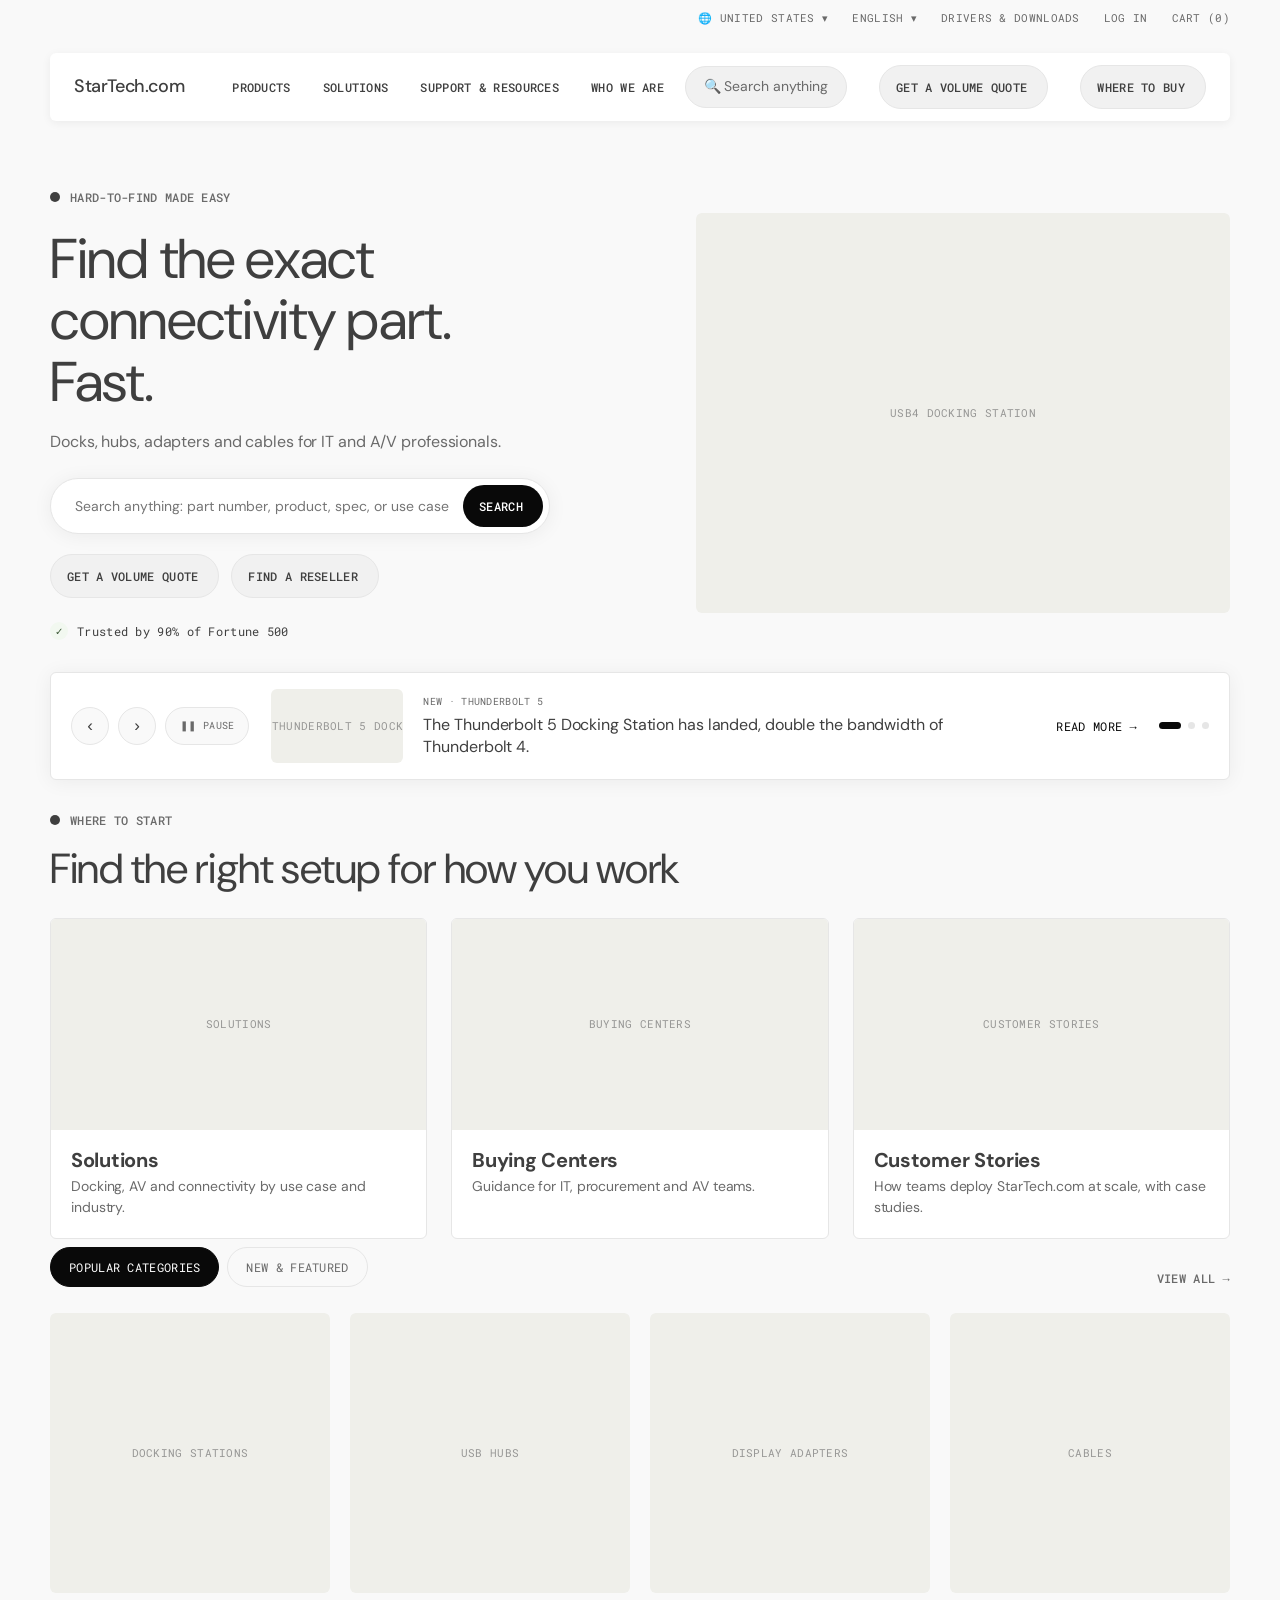
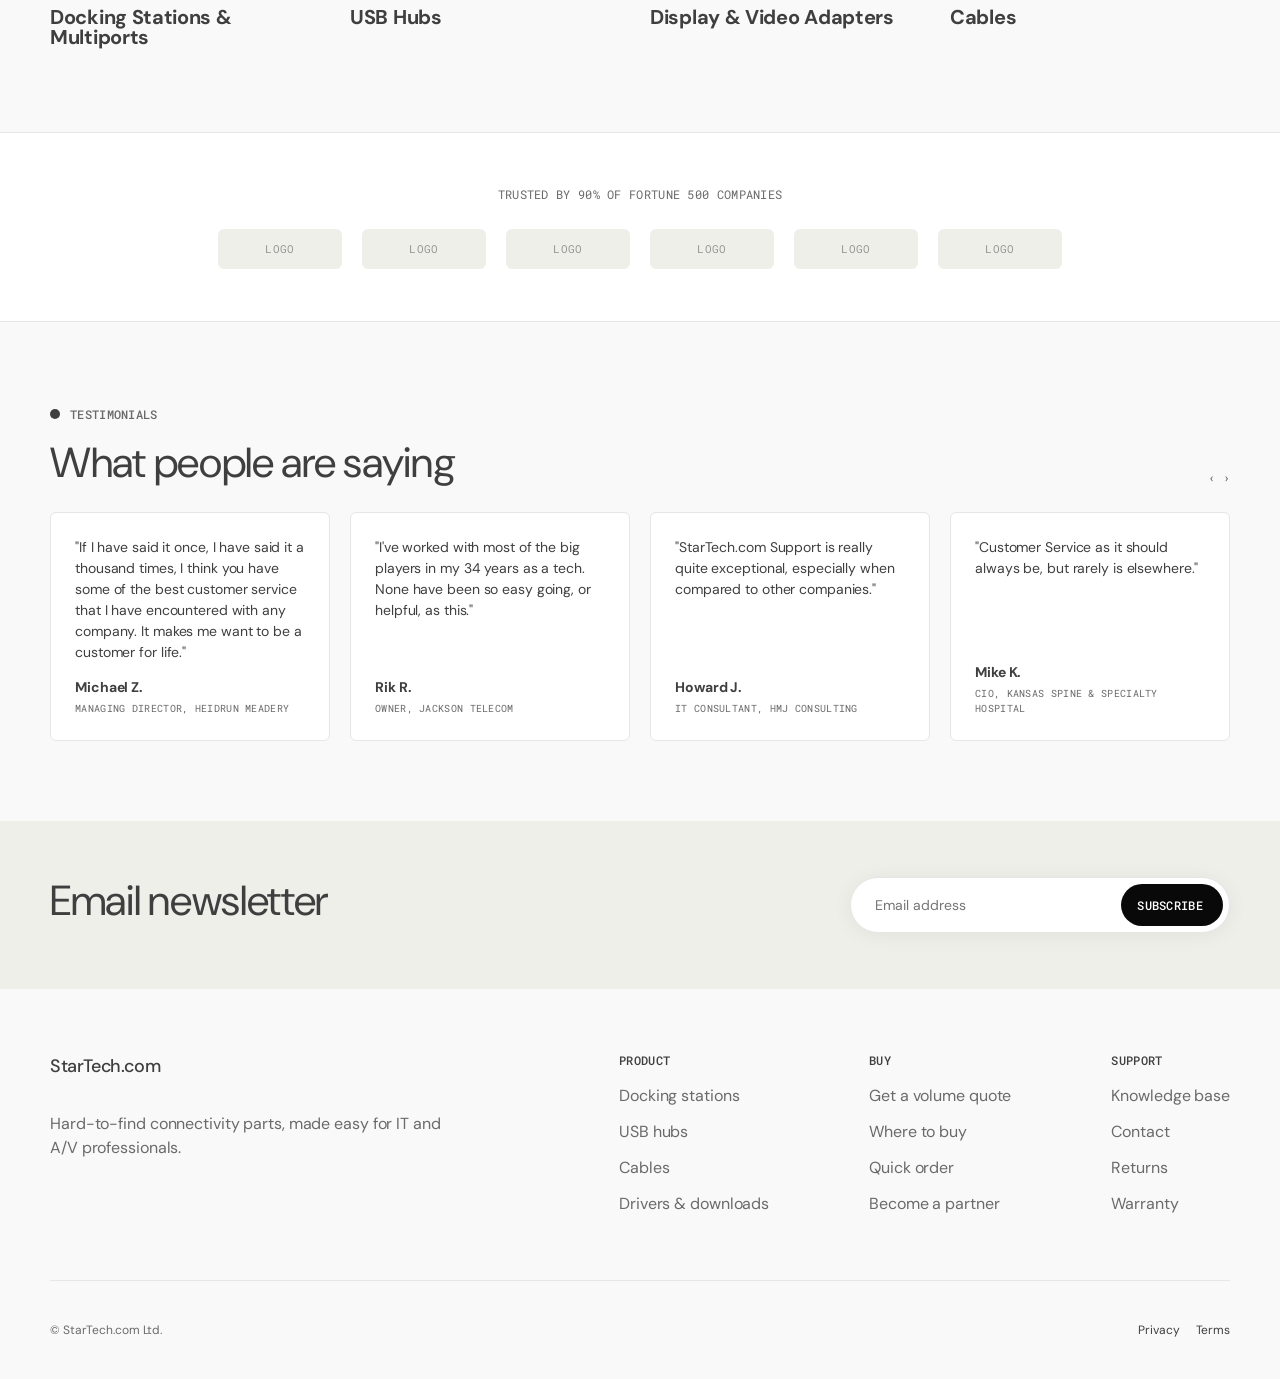
<file: wireframes/homepage.html>
<!DOCTYPE html>
<html lang="en">
<head>
<meta charset="UTF-8">
<meta name="viewport" content="width=device-width, initial-scale=1">
<title>StarTech.com - Homepage (elevated)</title>
<link href="https://fonts.googleapis.com/css2?family=DM+Sans:wght@400;500;700&family=Roboto+Mono:wght@400;500&display=swap" rel="stylesheet">
<link rel="stylesheet" href="tokens.css">
<link rel="stylesheet" href="shell.css">
<style>
  /* Page composition on top of the design system. All values are tokens. */
  .util{display:flex;align-items:center;justify-content:flex-end;gap:24px;
    padding:10px var(--container-padding);font-family:var(--font-subtitle-family);
    font-size:11px;letter-spacing:.3px;text-transform:uppercase;color:var(--color-foreground-secondary);}
  .util a{color:inherit;text-decoration:none;}
  .nav__search{display:inline-flex;align-items:center;gap:8px;min-height:42px;padding:0 18px;
    border:.5px solid var(--color-border);border-radius:var(--border-radius-button);
    background:var(--color-background-input);color:var(--color-foreground-secondary);
    font-family:var(--font-body-family);font-size:var(--font-size-body-s);}
  .hero{display:grid;grid-template-columns:1.05fr .95fr;gap:56px;align-items:center;
    padding:64px var(--container-padding) 30px;}
  .hero__eyebrow{color:var(--color-foreground-secondary);margin-bottom:22px;}
  .hero h1{max-width:13ch;margin:0 0 18px;}
  .hero__lead{font-size:var(--font-size-body);color:var(--color-foreground-secondary);max-width:46ch;margin:0 0 24px;}
  .hero__search{display:flex;align-items:center;gap:10px;max-width:500px;
    background:var(--color-background-secondary);border:1px solid var(--color-border);
    border-radius:var(--border-radius-button);padding:6px 6px 6px 22px;box-shadow:var(--shadow-box);}
  .hero__search input{flex:1;border:0;background:transparent;outline:0;
    font-family:var(--font-body-family);font-size:var(--font-size-body-s);color:var(--color-foreground);}
  .hero__examples{display:flex;align-items:center;gap:8px;flex-wrap:wrap;margin-top:14px;max-width:520px;
    font-family:var(--font-subtitle-family);font-size:10px;letter-spacing:.3px;text-transform:uppercase;color:var(--color-foreground-tertiary);}
  .chip{display:inline-flex;align-items:center;padding:6px 12px;border-radius:var(--border-radius-button);
    border:.5px solid var(--color-border);background:var(--color-background-secondary);color:var(--color-foreground-secondary);
    text-transform:none;font-family:var(--font-body-family);font-size:12px;letter-spacing:0;text-decoration:none;}
  .hero__ctas{display:flex;gap:12px;margin-top:20px;flex-wrap:wrap;}
  .hero__trust{display:inline-flex;align-items:center;gap:9px;margin-top:24px;
    font-family:var(--font-subtitle-family);font-size:12px;letter-spacing:.3px;color:var(--color-foreground);}
  .hero__trust .tick{width:18px;height:18px;border-radius:50%;background:var(--color-success-background);
    color:var(--color-success-text);display:inline-flex;align-items:center;justify-content:center;font-size:10px;}
  .hero__media{aspect-ratio:4/3;}
  /* campaign carousel: permanent H1 above stays fixed; this band rotates (CMS + locale driven) */
  .campaign-band{padding:0 var(--container-padding) 20px;}
  .campaign{display:flex;align-items:center;gap:22px;padding:16px 20px;
    border:1px solid var(--color-border);border-radius:var(--border-radius-main);
    background:var(--color-background-secondary);box-shadow:var(--shadow-box);}
  .camp-controls{display:flex;align-items:center;gap:9px;flex-shrink:0;}
  .camp-arrow{width:38px;height:38px;border-radius:50%;border:1px solid var(--color-border);
    background:var(--color-background);display:inline-flex;align-items:center;justify-content:center;
    font-size:17px;line-height:1;color:var(--color-foreground);}
  .camp-pause{display:inline-flex;align-items:center;gap:7px;padding:0 14px;height:38px;
    border-radius:var(--border-radius-button);border:1px solid var(--color-border);background:var(--color-background);
    font-family:var(--font-subtitle-family);font-size:10px;letter-spacing:.3px;text-transform:uppercase;color:var(--color-foreground-secondary);}
  .camp-slide{display:none;}
  .camp-slide.on{display:flex;align-items:center;gap:20px;flex:1;min-width:0;}
  .camp-thumb{width:132px;height:74px;flex-shrink:0;border-radius:var(--border-radius-main);}
  .camp-kicker{font-family:var(--font-subtitle-family);font-size:10px;letter-spacing:.3px;text-transform:uppercase;color:var(--color-foreground-secondary);margin:0 0 5px;}
  .camp-head{margin:0;font-size:var(--font-size-body);color:var(--color-foreground-title);line-height:1.35;max-width:54ch;}
  .camp-more{display:inline-flex;align-items:center;gap:7px;flex-shrink:0;margin-left:auto;white-space:nowrap;
    font-family:var(--font-button-family);font-size:12px;letter-spacing:.3px;text-transform:uppercase;color:var(--color-button);text-decoration:none;}
  .camp-dots{display:flex;gap:7px;flex-shrink:0;align-items:center;}
  .camp-dots .dot{width:7px;height:7px;border-radius:50%;background:var(--color-border);}
  .camp-dots .dot.on{background:var(--color-button);width:22px;border-radius:4px;}
  .section{padding:8px var(--container-padding) 0;}
  .sec-head{display:flex;align-items:flex-end;justify-content:space-between;gap:24px;margin-bottom:26px;}
  .tabs{display:inline-flex;gap:8px;}
  .tab{padding:11px 18px;border-radius:var(--border-radius-button);border:.5px solid var(--color-border);
    background:transparent;font-family:var(--font-button-family);font-size:12px;letter-spacing:.3px;
    text-transform:uppercase;color:var(--color-foreground-secondary);cursor:pointer;}
  .tab--on{background:var(--color-button);color:var(--color-button-text);border-color:var(--color-button);}
  .cat-grid{display:grid;grid-template-columns:repeat(4,1fr);gap:20px;}
  .cat .ws-box{aspect-ratio:1/1;margin-bottom:14px;}
  .cat h3{font-size:var(--font-size-card-heading);margin:0 0 5px;}
  .cat p{margin:0;color:var(--color-foreground-secondary);font-size:var(--font-size-body-s);}
  .trust{margin-top:80px;padding:52px var(--container-padding);background:var(--color-background-secondary);
    border-block:1px solid var(--color-border);text-align:center;}
  .trust .lab{font-family:var(--font-subtitle-family);font-size:12px;letter-spacing:.3px;text-transform:uppercase;
    color:var(--color-foreground-secondary);margin-bottom:26px;}
  .trust__logos{display:flex;gap:20px;justify-content:center;flex-wrap:wrap;max-width:920px;margin:0 auto;}
  .trust__logos .ws-box{width:124px;height:40px;}
  .reviews{padding-top:80px;}
  .review-grid{display:grid;grid-template-columns:repeat(4,1fr);gap:20px;}
  .review-card{border:1px solid var(--color-border);border-radius:var(--border-radius-main);
    background:var(--color-background-secondary);padding:24px;display:flex;flex-direction:column;gap:14px;min-height:200px;}
  .review-card .stars{color:#e8a13a;letter-spacing:2px;font-size:14px;}
  .review-card p{margin:0;font-size:var(--font-size-body-s);line-height:1.5;color:var(--color-foreground);}
  .review-card .who{margin-top:auto;display:flex;flex-direction:column;gap:3px;}
  .review-card .who strong{color:var(--color-foreground-title);font-size:14px;}
  .review-card .who span{color:var(--color-foreground-secondary);font-family:var(--font-subtitle-family);
    font-size:10px;text-transform:uppercase;letter-spacing:.3px;}
  .newsletter{margin-top:80px;padding:56px var(--container-padding);background:var(--color-background-tertiary);
    display:flex;align-items:center;justify-content:space-between;gap:32px;flex-wrap:wrap;}
  .newsletter h2{margin:0 0 8px;}
  .newsletter p{margin:0;color:var(--color-foreground-secondary);}
  .news__form{display:flex;gap:10px;align-items:center;background:var(--color-background-secondary);
    border:1px solid var(--color-border);border-radius:var(--border-radius-button);padding:6px 6px 6px 22px;
    min-width:380px;box-shadow:var(--shadow-box);}
  .news__form input{flex:1;border:0;background:transparent;outline:0;
    font-family:var(--font-body-family);font-size:var(--font-size-body-s);}
  @media(max-width:749px){.hero{grid-template-columns:1fr;gap:32px;padding-block:40px}
    .cat-grid,.review-grid{grid-template-columns:1fr 1fr}.news__form{min-width:0;width:100%}}
</style>
</head>
<body>

  <div class="util">
    <a>🌐 United States ▾</a><a>English ▾</a><a>Drivers &amp; Downloads</a><a>Log in</a><a>Cart (0)</a>
  </div>

  <div class="nav">
    <div class="nav__card">
      <div class="nav__left">
        <a class="nav__logo">StarTech.com</a>
        <nav class="nav__list">
          <a class="nav__item">Products</a><a class="nav__item">Solutions</a>
          <a class="nav__item">Support &amp; Resources</a><a class="nav__item">Who We Are</a>
        </nav>
      </div>
      <div class="nav__right">
        <span class="nav__search">🔍 Search anything</span>
        <a class="btn btn--tertiary">Get a volume quote</a>
        <a class="btn btn--tertiary">Where to buy</a>
      </div>
    </div>
  </div>

  <!-- HERO - elevated: static, search-led, three paths, trust at the CTA -->
  <section class="hero">
    <div>
      <p class="ws-subtitle ws-eyebrow hero__eyebrow">Hard-to-find made easy</p>
      <h1 class="ws-h1">Find the exact connectivity part. Fast.</h1>
      <p class="hero__lead">Docks, hubs, adapters and cables for IT and A/V professionals.</p>
      <div class="hero__search">
        <input placeholder="Search anything: part number, product, spec, or use case" />
        <button class="btn btn--primary">Search</button>
      </div>
      <div class="hero__ctas">
        <a class="btn btn--tertiary">Get a volume quote</a>
        <a class="btn btn--tertiary">Find a reseller</a>
      </div>
      <span class="hero__trust"><span class="tick">✓</span> Trusted by 90% of Fortune 500</span>
    </div>
    <div class="ws-box hero__media" data-label="USB4 docking station"></div>
  </section>

  <!-- CAMPAIGN CAROUSEL - net-new: H1 and product shot above stay permanent; this band rotates and is CMS + locale driven -->
  <section class="campaign-band">
    <div class="campaign">
      <div class="camp-controls">
        <button class="camp-arrow">‹</button>
        <button class="camp-arrow">›</button>
        <button class="camp-pause">❚❚ Pause</button>
      </div>
      <div class="camp-slide on">
        <div class="ws-box camp-thumb" data-label="Thunderbolt 5 dock"></div>
        <div>
          <p class="camp-kicker">New · Thunderbolt 5</p>
          <p class="camp-head">The Thunderbolt 5 Docking Station has landed, double the bandwidth of Thunderbolt 4.</p>
        </div>
        <a class="camp-more">Read more →</a>
      </div>
      <div class="camp-slide">
        <div class="ws-box camp-thumb" data-label="USB4 dock"></div>
        <div>
          <p class="camp-kicker">USB4 docking</p>
          <p class="camp-head">Driverless dual 4K on Mac, without the Thunderbolt 4 cost.</p>
        </div>
        <a class="camp-more">Read more →</a>
      </div>
      <div class="camp-slide">
        <div class="ws-box camp-thumb" data-label="TAA compliant"></div>
        <div>
          <p class="camp-kicker">Government &amp; public sector</p>
          <p class="camp-head">TAA-compliant connectivity, ready for federal and public-sector buyers.</p>
        </div>
        <a class="camp-more">Read more →</a>
      </div>
      <div class="camp-dots"><span class="dot on"></span><span class="dot"></span><span class="dot"></span></div>
    </div>
  </section>

  <!-- STORYTELLING - net-new: solution content, buying-center pages, customer stories lead the page -->
  <section class="section">
    <div class="sec-head">
      <div><p class="ws-subtitle ws-eyebrow" style="color:var(--color-foreground-secondary)">Where to start</p>
        <h2 class="ws-h2" style="margin-top:14px">Find the right setup for how you work</h2></div>
    </div>
    <div style="display:grid;grid-template-columns:repeat(3,1fr);gap:24px;">
      <a style="border:1px solid var(--color-border);border-radius:var(--border-radius-main);overflow:hidden;background:var(--color-background-secondary);text-decoration:none;color:inherit;display:block;">
        <div class="ws-box" data-label="Solutions" style="aspect-ratio:16/9;border-radius:0;"></div>
        <div style="padding:20px;"><h3 class="pc-name" style="margin:0 0 6px;">Solutions</h3><p style="margin:0;color:var(--color-foreground-secondary);font-size:var(--font-size-body-s);line-height:1.5;">Docking, AV and connectivity by use case and industry.</p></div>
      </a>
      <a style="border:1px solid var(--color-border);border-radius:var(--border-radius-main);overflow:hidden;background:var(--color-background-secondary);text-decoration:none;color:inherit;display:block;">
        <div class="ws-box" data-label="Buying Centers" style="aspect-ratio:16/9;border-radius:0;"></div>
        <div style="padding:20px;"><h3 class="pc-name" style="margin:0 0 6px;">Buying Centers</h3><p style="margin:0;color:var(--color-foreground-secondary);font-size:var(--font-size-body-s);line-height:1.5;">Guidance for IT, procurement and AV teams.</p></div>
      </a>
      <a style="border:1px solid var(--color-border);border-radius:var(--border-radius-main);overflow:hidden;background:var(--color-background-secondary);text-decoration:none;color:inherit;display:block;">
        <div class="ws-box" data-label="Customer Stories" style="aspect-ratio:16/9;border-radius:0;"></div>
        <div style="padding:20px;"><h3 class="pc-name" style="margin:0 0 6px;">Customer Stories</h3><p style="margin:0;color:var(--color-foreground-secondary);font-size:var(--font-size-body-s);line-height:1.5;">How teams deploy StarTech.com at scale, with case studies.</p></div>
      </a>
    </div>
  </section>

  <!-- CATEGORIES - now below storytelling (deprioritized per StarTech feedback) -->
  <section class="section">
    <div class="sec-head">
      <div class="tabs"><button class="tab tab--on">Popular Categories</button><button class="tab">New &amp; Featured</button></div>
      <a class="ws-subtitle" style="color:var(--color-foreground-secondary);text-decoration:none">View all →</a>
    </div>
    <div class="cat-grid">
      <div class="cat"><div class="ws-box" data-label="Docking stations"></div><h3 class="pc-name">Docking Stations &amp; Multiports</h3></div>
      <div class="cat"><div class="ws-box" data-label="USB hubs"></div><h3 class="pc-name">USB Hubs</h3></div>
      <div class="cat"><div class="ws-box" data-label="Display adapters"></div><h3 class="pc-name">Display &amp; Video Adapters</h3></div>
      <div class="cat"><div class="ws-box" data-label="Cables"></div><h3 class="pc-name">Cables</h3></div>
    </div>
  </section>

  <!-- TRUST - mirrored: Fortune 500 band (the compact line also rides at the hero CTA) -->
  <section class="trust">
    <div class="lab">Trusted by 90% of Fortune 500 companies</div>
    <div class="trust__logos">
      <div class="ws-box" data-label="logo"></div><div class="ws-box" data-label="logo"></div>
      <div class="ws-box" data-label="logo"></div><div class="ws-box" data-label="logo"></div>
      <div class="ws-box" data-label="logo"></div><div class="ws-box" data-label="logo"></div>
    </div>
  </section>

  <!-- REVIEWS - mirrored: their "What people are saying" section -->
  <section class="section reviews">
    <div class="sec-head">
      <div><p class="ws-subtitle ws-eyebrow" style="color:var(--color-foreground-secondary)">Testimonials</p>
        <h2 class="ws-h2" style="margin-top:14px">What people are saying</h2></div>
      <a class="ws-subtitle" style="color:var(--color-foreground-secondary);text-decoration:none">‹ ›</a>
    </div>
    <div class="review-grid">
      <div class="review-card"><p>"If I have said it once, I have said it a thousand times, I think you have some of the best customer service that I have encountered with any company. It makes me want to be a customer for life."</p><div class="who"><strong>Michael Z.</strong><span>Managing Director, Heidrun Meadery</span></div></div>
      <div class="review-card"><p>"I've worked with most of the big players in my 34 years as a tech. None have been so easy going, or helpful, as this."</p><div class="who"><strong>Rik R.</strong><span>Owner, Jackson Telecom</span></div></div>
      <div class="review-card"><p>"StarTech.com Support is really quite exceptional, especially when compared to other companies."</p><div class="who"><strong>Howard J.</strong><span>IT Consultant, HMJ Consulting</span></div></div>
      <div class="review-card"><p>"Customer Service as it should always be, but rarely is elsewhere."</p><div class="who"><strong>Mike K.</strong><span>CIO, Kansas Spine &amp; Specialty Hospital</span></div></div>
    </div>
  </section>

  <!-- NEWSLETTER - mirrored: their email signup -->
  <section class="newsletter">
    <div>
      <h2 class="ws-h2">Email newsletter</h2>
    </div>
    <form class="news__form"><input placeholder="Email address" /><button class="btn btn--primary">Subscribe</button></form>
  </section>

  <footer class="footer">
    <div class="footer__cols">
      <div class="footer__brand">
        <a class="nav__logo">StarTech.com</a>
        <p class="footer__muted" style="max-width:36ch">Hard-to-find connectivity parts, made easy for IT and A/V professionals.</p>
      </div>
      <div class="footer__col"><h4 class="footer__heading">Product</h4><ul class="footer__list"><li><a>Docking stations</a></li><li><a>USB hubs</a></li><li><a>Cables</a></li><li><a>Drivers &amp; downloads</a></li></ul></div>
      <div class="footer__col"><h4 class="footer__heading">Buy</h4><ul class="footer__list"><li><a>Get a volume quote</a></li><li><a>Where to buy</a></li><li><a>Quick order</a></li><li><a>Become a partner</a></li></ul></div>
      <div class="footer__col"><h4 class="footer__heading">Support</h4><ul class="footer__list"><li><a>Knowledge base</a></li><li><a>Contact</a></li><li><a>Returns</a></li><li><a>Warranty</a></li></ul></div>
    </div>
    <div class="footer__bottom"><span class="footer__muted">© StarTech.com Ltd.</span><ul class="footer__policies"><li><a>Privacy</a></li><li><a>Terms</a></li></ul></div>
  </footer>

</body>
</html>
</file>
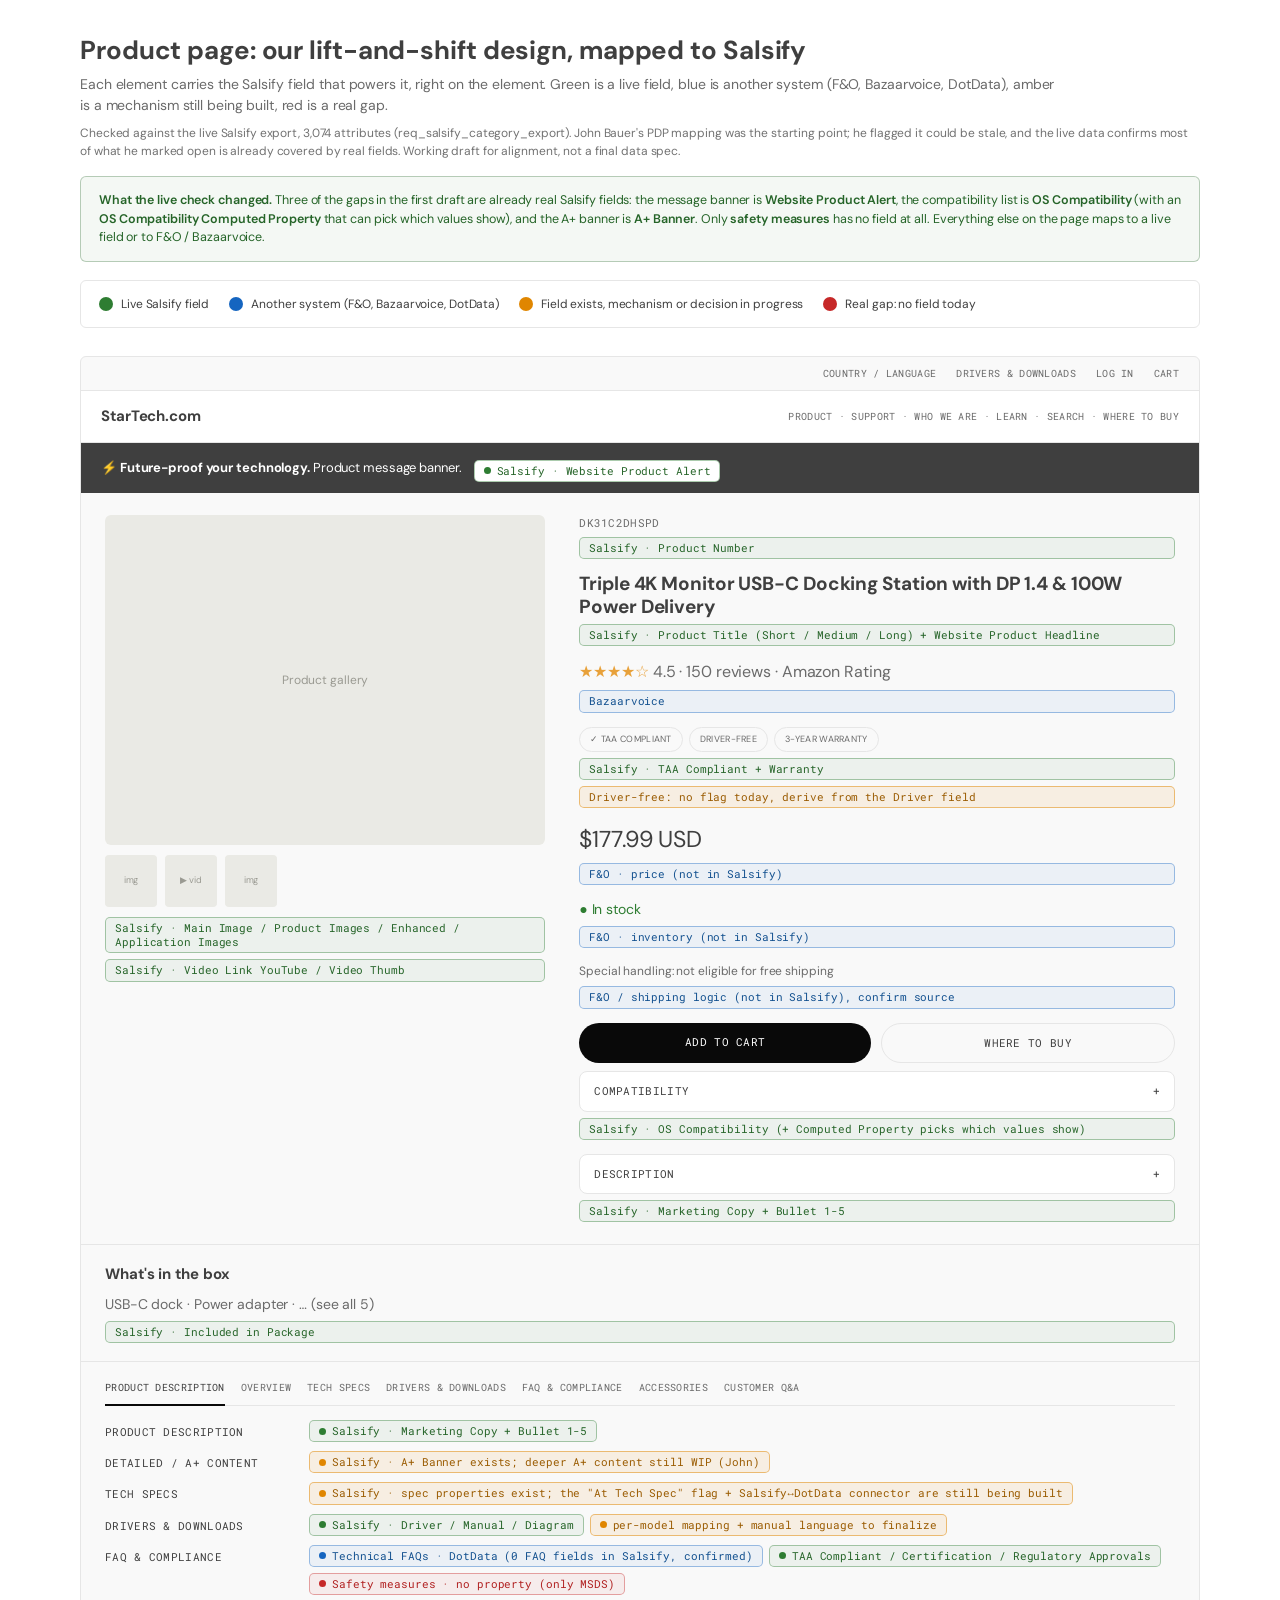
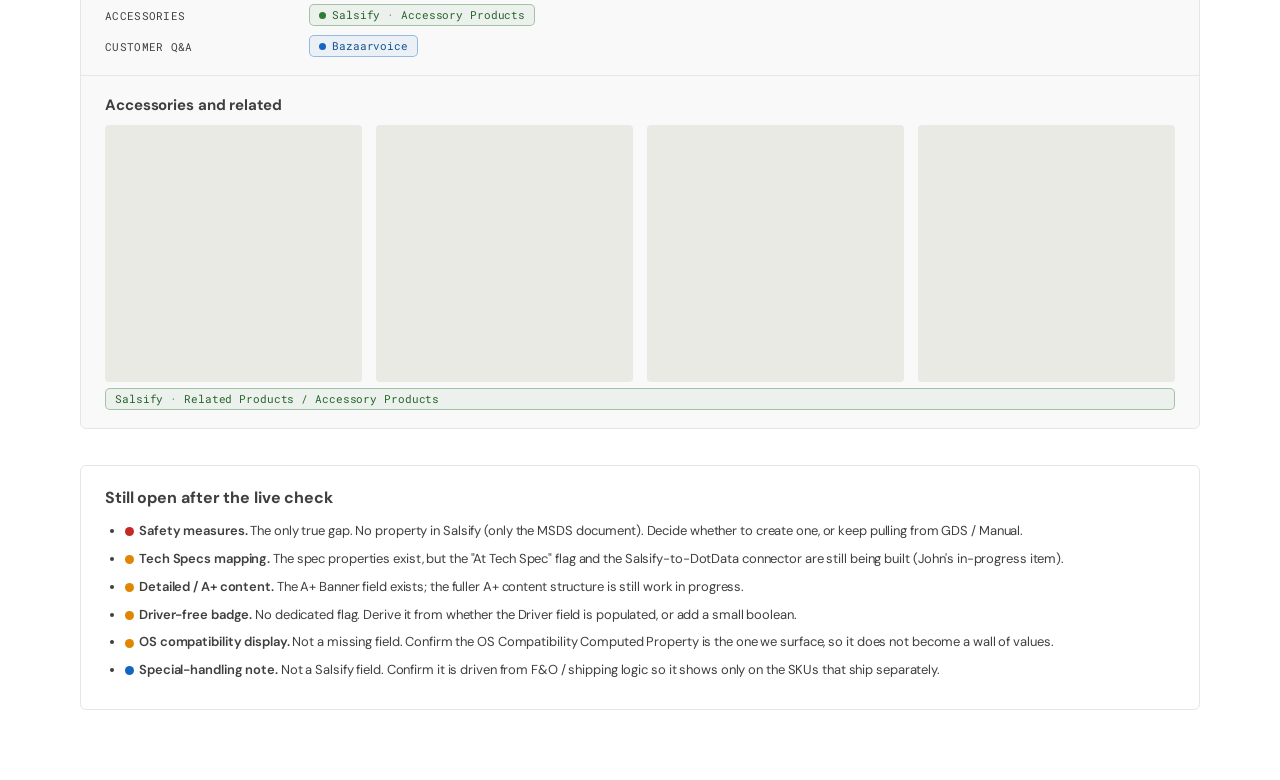
<file: wireframes/pdp-datamap.html>
<!DOCTYPE html>
<html lang="en">
<head>
<meta charset="UTF-8"><meta name="viewport" content="width=device-width, initial-scale=1">
<title>StarTech.com - PDP data map (Salsify fields, verified)</title>
<link href="https://fonts.googleapis.com/css2?family=DM+Sans:wght@400;500;700&family=Roboto+Mono:wght@400;500&display=swap" rel="stylesheet">
<link rel="stylesheet" href="tokens.css"><link rel="stylesheet" href="shell.css">
<style>
  body{background:#fff;}
  .dm-wrap{max-width:1200px;margin-inline:auto;padding:36px 40px 70px;}
  .dm-head h1{font-size:26px;margin:0 0 8px;line-height:1.15;}
  .dm-head p.intro{color:var(--color-foreground-secondary);max-width:98ch;margin:0 0 4px;font-size:var(--font-size-body-s);line-height:1.5;}
  .dm-head p.src{color:var(--color-foreground-tertiary);font-size:12px;margin:8px 0 0;line-height:1.5;}
  .verified{margin:16px 0 6px;padding:14px 18px;border:1px solid rgba(37,100,40,.3);background:rgba(46,125,50,.05);border-radius:var(--border-radius-main);font-size:12.5px;color:#256428;line-height:1.5;}
  .verified b{font-weight:600;}
  .legend{display:flex;gap:20px;flex-wrap:wrap;margin:18px 0 28px;padding:14px 18px;border:1px solid var(--color-border);border-radius:var(--border-radius-main);background:var(--color-background-secondary);}
  .legend .lg{display:inline-flex;align-items:center;gap:8px;font-size:12px;color:var(--color-foreground);}
  .ld{width:14px;height:14px;border-radius:50%;flex:0 0 auto;}
  .g{background:#2e7d32;} .b{background:#1565c0;} .a{background:#e08600;} .r{background:#c62828;}
  .tag{display:inline-flex;align-items:center;gap:6px;padding:3px 9px;border-radius:5px;font-family:'Roboto Mono',monospace;font-size:10.5px;line-height:1.35;border:1px solid;margin-top:6px;max-width:100%;}
  .tag .td{width:7px;height:7px;border-radius:50%;flex:0 0 auto;}
  .tag.tg{color:#256428;border-color:rgba(46,125,50,.4);background:rgba(46,125,50,.06);}
  .tag.tb{color:#12508f;border-color:rgba(21,101,192,.4);background:rgba(21,101,192,.06);}
  .tag.ta{color:#9a5b00;border-color:rgba(224,134,0,.5);background:rgba(224,134,0,.09);}
  .tag.tr{color:#b02020;border-color:rgba(198,40,40,.4);background:rgba(198,40,40,.06);}
  .tagline{display:block;}
  .mock{border:1px solid var(--color-border);border-radius:var(--border-radius-main);overflow:hidden;margin-bottom:36px;background:#f9f9f9;}
  .m-util{display:flex;justify-content:flex-end;gap:20px;padding:9px 20px;font-family:var(--font-subtitle-family);font-size:10px;letter-spacing:.3px;text-transform:uppercase;color:var(--color-foreground-secondary);}
  .m-nav{display:flex;align-items:center;justify-content:space-between;padding:14px 20px;background:#fff;border-block:1px solid var(--color-border);}
  .m-nav b{font-size:15px;} .m-nav .r-nav{font-family:var(--font-subtitle-family);font-size:10px;letter-spacing:.3px;text-transform:uppercase;color:var(--color-foreground-secondary);}
  .m-banner{display:flex;align-items:center;gap:12px;padding:11px 20px;background:var(--color-foreground-title);color:#fff;font-size:13px;flex-wrap:wrap;}
  .m-body{display:grid;grid-template-columns:.85fr 1.15fr;gap:34px;padding:22px 24px 8px;align-items:start;}
  .m-gallery .gbig{aspect-ratio:4/3;background:#eaeae5;border-radius:6px;display:flex;align-items:center;justify-content:center;color:#9a9a92;font-size:12px;margin-bottom:10px;}
  .m-thumbs{display:flex;gap:8px;} .m-thumbs .gb{width:52px;aspect-ratio:1/1;background:#eaeae5;border-radius:4px;display:flex;align-items:center;justify-content:center;font-size:9px;color:#9a9a92;}
  .el{margin-bottom:14px;}
  .m-buy .part{font-family:var(--font-subtitle-family);font-size:11px;letter-spacing:.3px;text-transform:uppercase;color:var(--color-foreground-secondary);margin:0;}
  .m-buy h2{font-size:19px;line-height:1.18;margin:0;}
  .rate{color:#e8a13a;} .rate span{color:var(--color-foreground-secondary);}
  .m-badges{display:flex;gap:6px;flex-wrap:wrap;}
  .m-badges span{padding:5px 10px;border:.5px solid var(--color-border);border-radius:100px;font-size:9px;letter-spacing:.3px;text-transform:uppercase;color:var(--color-foreground-secondary);}
  .m-price{font-size:23px;margin:0;}
  .m-stock{color:#2e7d32;font-size:var(--font-size-body-s);}
  .m-hand{font-size:12px;color:var(--color-foreground-secondary);}
  .m-cta{display:flex;gap:10px;margin:4px 0;} .m-cta .btnp{flex:1;text-align:center;padding:11px;border-radius:100px;background:#090909;color:#fff;font-family:var(--font-subtitle-family);font-size:11px;letter-spacing:.3px;text-transform:uppercase;} .m-cta .btnt{flex:1;text-align:center;padding:11px;border-radius:100px;border:1px solid var(--color-border);font-family:var(--font-subtitle-family);font-size:11px;letter-spacing:.3px;text-transform:uppercase;color:var(--color-foreground);}
  .m-acc{border:1px solid var(--color-border);border-radius:8px;padding:11px 14px;display:flex;align-items:center;justify-content:space-between;font-family:var(--font-subtitle-family);font-size:11px;letter-spacing:.3px;text-transform:uppercase;background:#fff;}
  .m-sec{padding:18px 24px;border-top:1px solid var(--color-border);}
  .m-sec h3{font-size:15px;margin:0 0 8px;}
  .m-tabs{display:flex;gap:16px;flex-wrap:wrap;border-bottom:1px solid var(--color-border);padding-bottom:10px;margin-bottom:14px;}
  .m-tabs span{font-family:var(--font-subtitle-family);font-size:10px;letter-spacing:.3px;text-transform:uppercase;color:var(--color-foreground-secondary);}
  .m-tabs span.on{color:var(--color-foreground-title);border-bottom:2px solid #090909;padding-bottom:8px;margin-bottom:-11px;}
  .tabmap{display:flex;flex-direction:column;gap:9px;}
  .tabmap .row{display:grid;grid-template-columns:190px 1fr;gap:14px;align-items:start;}
  .tabmap .row .lbl{font-family:var(--font-subtitle-family);font-size:11px;letter-spacing:.3px;text-transform:uppercase;color:var(--color-foreground-title);padding-top:4px;}
  .tabmap .row .tags{display:flex;flex-wrap:wrap;gap:6px;}
  .tabmap .row .tags .tag{margin-top:0;}
  .m-rel{display:grid;grid-template-columns:repeat(4,1fr);gap:14px;} .m-rel .gb{aspect-ratio:1/1;background:#eaeae5;border-radius:4px;}
  .gaps{margin-top:8px;border:1px solid var(--color-border);border-radius:var(--border-radius-main);background:var(--color-background-secondary);padding:20px 24px;}
  .gaps h2{font-size:16px;margin:0 0 12px;}
  .gaps ul{margin:0;padding-left:20px;} .gaps li{margin-bottom:9px;font-size:13px;line-height:1.45;} .gaps li b{font-weight:600;}
  .gaps .gd{display:inline-block;width:9px;height:9px;border-radius:50%;margin-right:5px;vertical-align:middle;}
</style>
</head>
<body>
<div class="dm-wrap">
  <div class="dm-head">
    <h1>Product page: our lift-and-shift design, mapped to Salsify</h1>
    <p class="intro">Each element carries the Salsify field that powers it, right on the element. Green is a live field, blue is another system (F&amp;O, Bazaarvoice, DotData), amber is a mechanism still being built, red is a real gap.</p>
    <p class="src">Checked against the live Salsify export, 3,074 attributes (req_salsify_category_export). John Bauer's PDP mapping was the starting point; he flagged it could be stale, and the live data confirms most of what he marked open is already covered by real fields. Working draft for alignment, not a final data spec.</p>
  </div>

  <div class="verified">
    <b>What the live check changed.</b> Three of the gaps in the first draft are already real Salsify fields: the message banner is <b>Website Product Alert</b>, the compatibility list is <b>OS Compatibility</b> (with an <b>OS Compatibility Computed Property</b> that can pick which values show), and the A+ banner is <b>A+ Banner</b>. Only <b>safety measures</b> has no field at all. Everything else on the page maps to a live field or to F&amp;O / Bazaarvoice.
  </div>

  <div class="legend">
    <span class="lg"><span class="ld g"></span> Live Salsify field</span>
    <span class="lg"><span class="ld b"></span> Another system (F&amp;O, Bazaarvoice, DotData)</span>
    <span class="lg"><span class="ld a"></span> Field exists, mechanism or decision in progress</span>
    <span class="lg"><span class="ld r"></span> Real gap: no field today</span>
  </div>

  <div class="mock">
    <div class="m-util"><span>Country / Language</span><span>Drivers &amp; Downloads</span><span>Log in</span><span>Cart</span></div>
    <div class="m-nav"><b>StarTech.com</b><span class="r-nav">Product · Support · Who We Are · Learn · Search · Where to buy</span></div>
    <div class="m-banner"><span>⚡ <b>Future-proof your technology.</b> Product message banner.</span><span class="tag tg" style="background:#fff"><span class="td g"></span>Salsify · Website Product Alert</span></div>

    <div class="m-body">
      <div class="m-gallery">
        <div class="gbig">Product gallery</div>
        <div class="m-thumbs"><span class="gb">img</span><span class="gb">▶ vid</span><span class="gb">img</span></div>
        <span class="tag tg tagline" style="margin-top:10px"><span class="td g"></span>Salsify · Main Image / Product Images / Enhanced / Application Images</span>
        <span class="tag tg tagline"><span class="td g"></span>Salsify · Video Link YouTube / Video Thumb</span>
      </div>
      <div class="m-buy">
        <div class="el"><p class="part">DK31C2DHSPD</p><span class="tag tg tagline"><span class="td g"></span>Salsify · Product Number</span></div>
        <div class="el"><h2>Triple 4K Monitor USB-C Docking Station with DP 1.4 &amp; 100W Power Delivery</h2><span class="tag tg tagline"><span class="td g"></span>Salsify · Product Title (Short / Medium / Long) + Website Product Headline</span></div>
        <div class="el"><div class="rate">★★★★☆ <span>4.5 · 150 reviews · Amazon Rating</span></div><span class="tag tb tagline"><span class="td b"></span>Bazaarvoice</span></div>
        <div class="el"><div class="m-badges"><span>✓ TAA compliant</span><span>Driver-free</span><span>3-year warranty</span></div><span class="tag tg tagline"><span class="td g"></span>Salsify · TAA Compliant + Warranty</span><span class="tag ta tagline"><span class="td a"></span>Driver-free: no flag today, derive from the Driver field</span></div>
        <div class="el"><p class="m-price">$177.99 USD</p><span class="tag tb tagline"><span class="td b"></span>F&amp;O · price (not in Salsify)</span></div>
        <div class="el"><div class="m-stock">● In stock</div><span class="tag tb tagline"><span class="td b"></span>F&amp;O · inventory (not in Salsify)</span></div>
        <div class="el"><div class="m-hand">Special handling: not eligible for free shipping</div><span class="tag tb tagline"><span class="td b"></span>F&amp;O / shipping logic (not in Salsify), confirm source</span></div>
        <div class="m-cta"><span class="btnp">Add to cart</span><span class="btnt">Where to buy</span></div>
        <div class="el" style="margin-top:8px"><div class="m-acc"><span>Compatibility</span><span>+</span></div><span class="tag tg tagline"><span class="td g"></span>Salsify · OS Compatibility (+ Computed Property picks which values show)</span></div>
        <div class="el"><div class="m-acc"><span>Description</span><span>+</span></div><span class="tag tg tagline"><span class="td g"></span>Salsify · Marketing Copy + Bullet 1-5</span></div>
      </div>
    </div>

    <div class="m-sec"><h3>What's in the box</h3><p style="color:var(--color-foreground-secondary);font-size:var(--font-size-body-s);margin:0">USB-C dock · Power adapter · … (see all 5)</p><span class="tag tg tagline"><span class="td g"></span>Salsify · Included in Package</span></div>

    <div class="m-sec">
      <div class="m-tabs"><span class="on">Product Description</span><span>Overview</span><span>Tech Specs</span><span>Drivers &amp; Downloads</span><span>FAQ &amp; Compliance</span><span>Accessories</span><span>Customer Q&amp;A</span></div>
      <div class="tabmap">
        <div class="row"><span class="lbl">Product Description</span><div class="tags"><span class="tag tg"><span class="td g"></span>Salsify · Marketing Copy + Bullet 1-5</span></div></div>
        <div class="row"><span class="lbl">Detailed / A+ content</span><div class="tags"><span class="tag ta"><span class="td a"></span>Salsify · A+ Banner exists; deeper A+ content still WIP (John)</span></div></div>
        <div class="row"><span class="lbl">Tech Specs</span><div class="tags"><span class="tag ta"><span class="td a"></span>Salsify · spec properties exist; the "At Tech Spec" flag + Salsify↔DotData connector are still being built</span></div></div>
        <div class="row"><span class="lbl">Drivers &amp; Downloads</span><div class="tags"><span class="tag tg"><span class="td g"></span>Salsify · Driver / Manual / Diagram</span><span class="tag ta"><span class="td a"></span>per-model mapping + manual language to finalize</span></div></div>
        <div class="row"><span class="lbl">FAQ &amp; Compliance</span><div class="tags"><span class="tag tb"><span class="td b"></span>Technical FAQs · DotData (0 FAQ fields in Salsify, confirmed)</span><span class="tag tg"><span class="td g"></span>TAA Compliant / Certification / Regulatory Approvals</span><span class="tag tr"><span class="td r"></span>Safety measures · no property (only MSDS)</span></div></div>
        <div class="row"><span class="lbl">Accessories</span><div class="tags"><span class="tag tg"><span class="td g"></span>Salsify · Accessory Products</span></div></div>
        <div class="row"><span class="lbl">Customer Q&amp;A</span><div class="tags"><span class="tag tb"><span class="td b"></span>Bazaarvoice</span></div></div>
      </div>
    </div>

    <div class="m-sec"><h3>Accessories and related</h3><div class="m-rel"><span class="gb"></span><span class="gb"></span><span class="gb"></span><span class="gb"></span></div><span class="tag tg tagline"><span class="td g"></span>Salsify · Related Products / Accessory Products</span></div>
  </div>

  <div class="gaps">
    <h2>Still open after the live check</h2>
    <ul>
      <li><span class="gd r"></span><b>Safety measures.</b> The only true gap. No property in Salsify (only the MSDS document). Decide whether to create one, or keep pulling from GDS / Manual.</li>
      <li><span class="gd a"></span><b>Tech Specs mapping.</b> The spec properties exist, but the "At Tech Spec" flag and the Salsify-to-DotData connector are still being built (John's in-progress item).</li>
      <li><span class="gd a"></span><b>Detailed / A+ content.</b> The A+ Banner field exists; the fuller A+ content structure is still work in progress.</li>
      <li><span class="gd a"></span><b>Driver-free badge.</b> No dedicated flag. Derive it from whether the Driver field is populated, or add a small boolean.</li>
      <li><span class="gd a"></span><b>OS compatibility display.</b> Not a missing field. Confirm the OS Compatibility Computed Property is the one we surface, so it does not become a wall of values.</li>
      <li><span class="gd b"></span><b>Special-handling note.</b> Not a Salsify field. Confirm it is driven from F&amp;O / shipping logic so it shows only on the SKUs that ship separately.</li>
    </ul>
  </div>
</div>
</body>
</html>
</file>
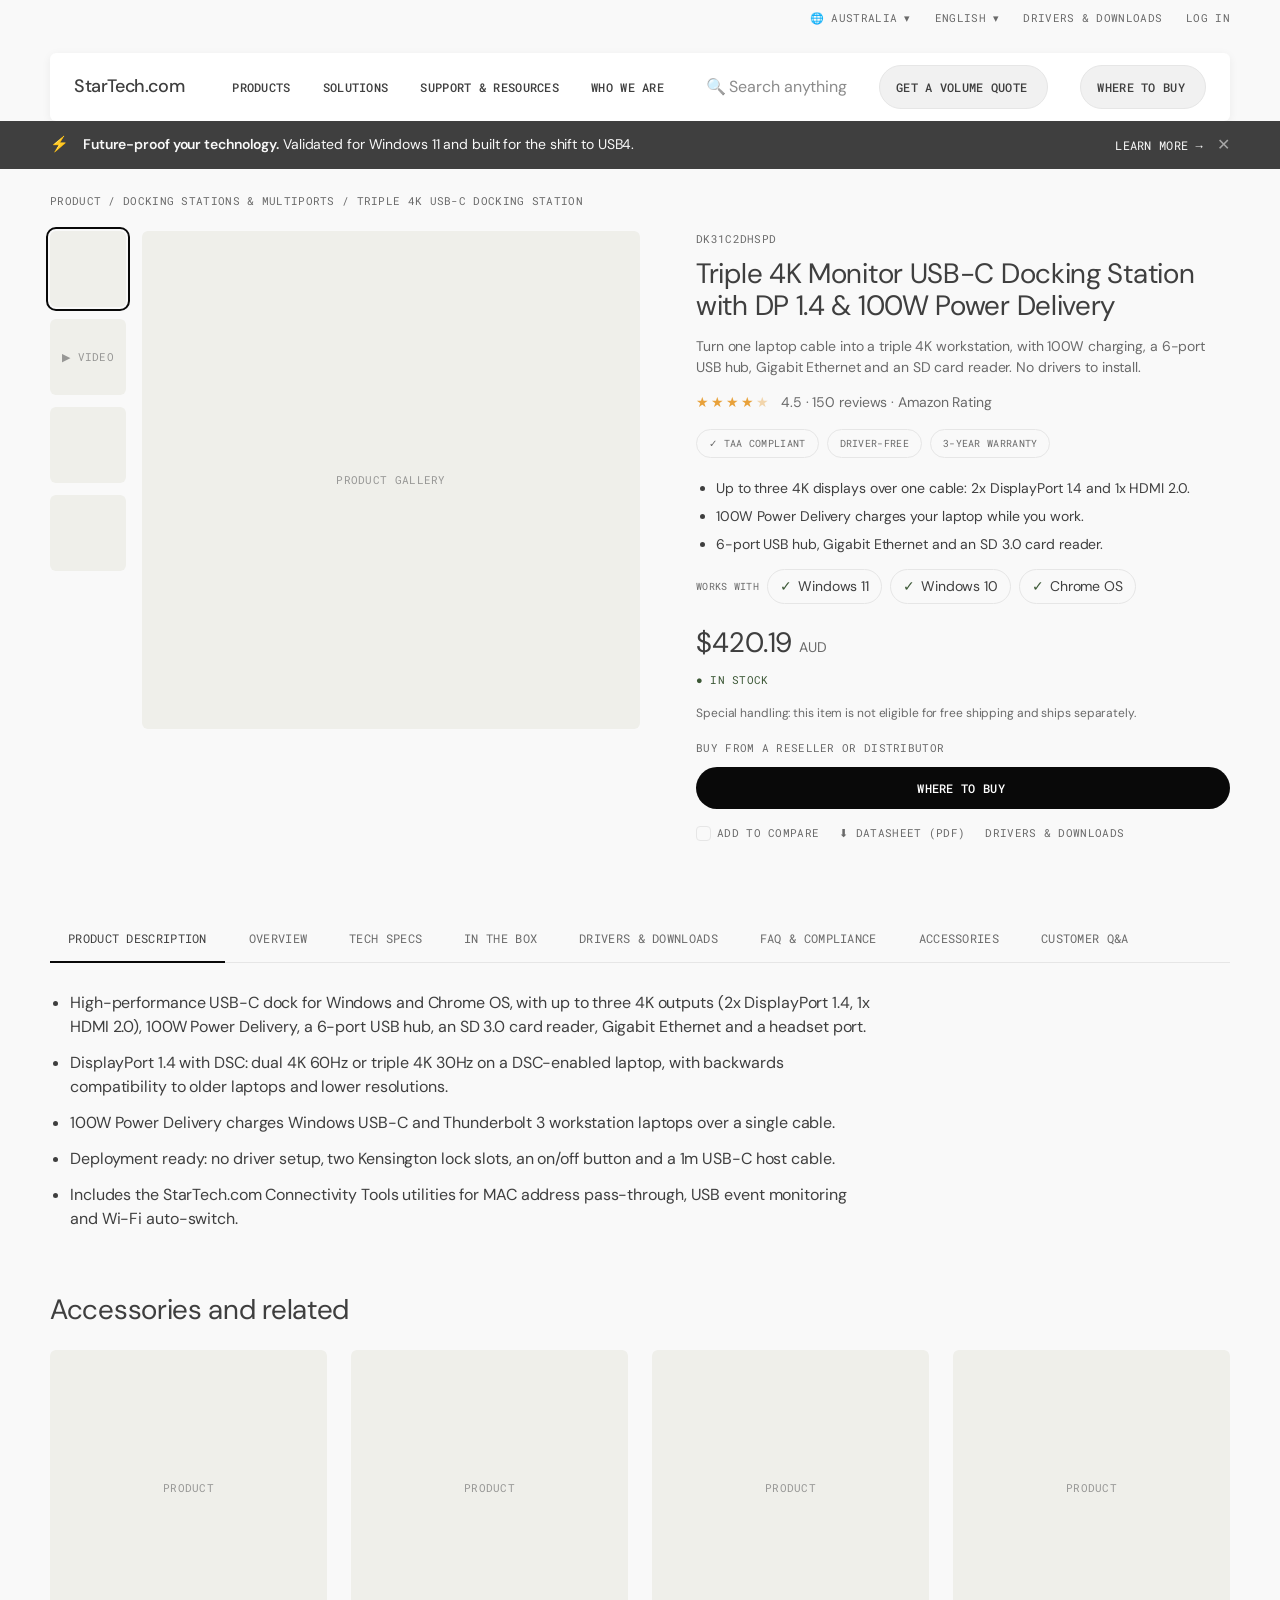
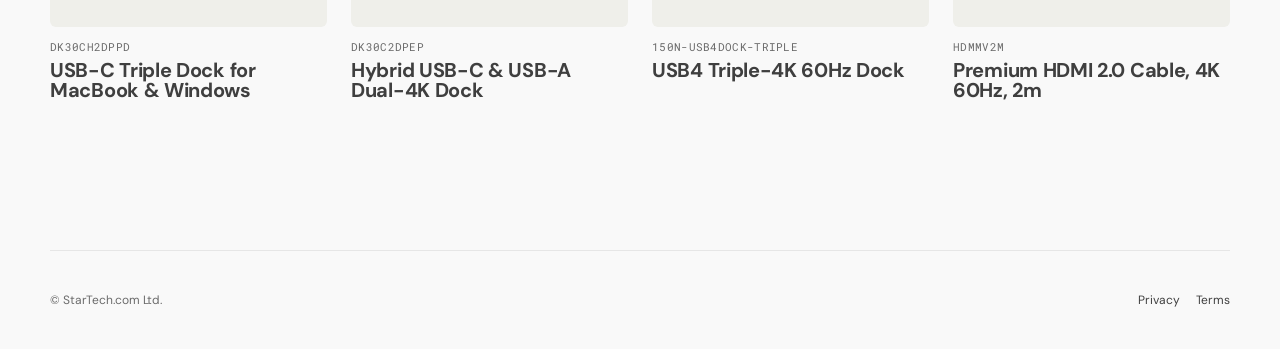
<file: wireframes/product-browse.html>
<!DOCTYPE html>
<html lang="en">
<head>
<meta charset="UTF-8"><meta name="viewport" content="width=device-width, initial-scale=1">
<title>StarTech.com - Product page (browse market)</title>
<link href="https://fonts.googleapis.com/css2?family=DM+Sans:wght@400;500;700&family=Roboto+Mono:wght@400;500&display=swap" rel="stylesheet">
<link rel="stylesheet" href="tokens.css"><link rel="stylesheet" href="shell.css">
<style>
  .util{display:flex;align-items:center;justify-content:flex-end;gap:24px;padding:10px var(--container-padding);font-family:var(--font-subtitle-family);font-size:11px;letter-spacing:.3px;text-transform:uppercase;color:var(--color-foreground-secondary);}
  .util a{color:inherit;text-decoration:none;}
  /* product-specific message banner (customizable, sits below the global nav) */
  .promo{display:flex;align-items:center;gap:14px;padding:12px var(--container-padding);background:var(--color-foreground-title);color:var(--color-background);}
  .promo .ico{font-size:15px;}
  .promo .msg{flex:1;font-size:var(--font-size-body-s);} .promo .msg b{font-weight:600;}
  .promo a{color:inherit;font-family:var(--font-button-family);font-size:12px;letter-spacing:.3px;text-transform:uppercase;white-space:nowrap;text-decoration:none;}
  .promo .x{opacity:.55;}
  .wrap{max-width:var(--container-max-width);margin-inline:auto;padding:24px var(--container-padding) 60px;}
  .crumb{font-family:var(--font-subtitle-family);font-size:11px;letter-spacing:.3px;text-transform:uppercase;color:var(--color-foreground-secondary);margin-bottom:22px;}
  .top{display:grid;grid-template-columns:1.05fr .95fr;gap:56px;}
  .gallery{display:grid;grid-template-columns:76px 1fr;gap:16px;}
  .thumbs{display:flex;flex-direction:column;gap:12px;}
  .thumbs .ws-box{width:76px;aspect-ratio:1/1;}
  .thumbs .ws-box.sel{outline:2px solid var(--color-button);outline-offset:2px;}
  .main-img{aspect-ratio:1/1;}
  .part{font-family:var(--font-subtitle-family);font-size:11px;letter-spacing:.3px;text-transform:uppercase;color:var(--color-foreground-secondary);margin:0 0 10px;}
  .buybox h1{font-size:var(--font-size-heading-h3);line-height:1.15;margin:0 0 14px;}
  .rating{display:flex;align-items:center;gap:10px;margin-bottom:16px;font-size:var(--font-size-body-s);color:var(--color-foreground-secondary);}
  .stars{color:#e8a13a;letter-spacing:2px;}
  .stars .h{opacity:.4;}
  .badges{display:flex;gap:8px;margin-bottom:20px;flex-wrap:wrap;}
  .badge2{display:inline-flex;align-items:center;gap:6px;padding:6px 12px;border-radius:var(--border-radius-button);border:.5px solid var(--color-border);font-family:var(--font-subtitle-family);font-size:10px;letter-spacing:.3px;text-transform:uppercase;color:var(--color-foreground-secondary);}
  .price{font-size:28px;margin:0 0 8px;}
  .stockrow{display:flex;gap:20px;margin-bottom:16px;font-family:var(--font-subtitle-family);font-size:11px;letter-spacing:.3px;text-transform:uppercase;}
  .stockrow .ok{color:var(--color-success-text);}
  .handling{font-size:12px;color:var(--color-foreground-secondary);margin:0 0 18px;}
  .qtyrow{display:flex;gap:12px;align-items:center;margin-bottom:14px;}
  .qty{display:inline-flex;align-items:center;border:1px solid var(--color-border);border-radius:var(--border-radius-button);overflow:hidden;}
  .qty span{padding:11px 14px;} .qty .num{min-width:44px;text-align:center;border-inline:1px solid var(--color-border);}
  .buyrow{display:flex;gap:12px;margin-bottom:14px;}
  .buyrow .btn{flex:1;}
  .reseller-buy{margin-bottom:16px;}
  .reseller-buy .rb-head{font-family:var(--font-subtitle-family);font-size:11px;letter-spacing:.3px;text-transform:uppercase;color:var(--color-foreground-secondary);margin:0 0 10px;}
  .underbuy{display:flex;gap:20px;font-family:var(--font-subtitle-family);font-size:11px;letter-spacing:.3px;text-transform:uppercase;color:var(--color-foreground-secondary);margin-bottom:22px;}
  .underbuy a{color:inherit;text-decoration:none;display:inline-flex;gap:6px;align-items:center;}
  /* buy-box accordions: compatibility + description, collapsed so the CTAs stay high */
  .acc{border:1px solid var(--color-border);border-radius:var(--border-radius-main);background:var(--color-background-secondary);margin-top:10px;overflow:hidden;}
  .acc summary{list-style:none;cursor:pointer;padding:14px 16px;display:flex;align-items:center;justify-content:space-between;font-family:var(--font-subtitle-family);font-size:12px;letter-spacing:.3px;text-transform:uppercase;color:var(--color-foreground-title);}
  .acc summary::-webkit-details-marker{display:none;}
  .acc summary .sign{font-size:18px;line-height:1;color:var(--color-foreground-secondary);}
  .acc[open] summary .sign{transform:rotate(45deg);}
  .acc-body{padding:0 16px 16px;}
  .os-badges{display:flex;gap:8px;flex-wrap:wrap;}
  .osb{display:inline-flex;align-items:center;gap:6px;padding:6px 12px;border-radius:var(--border-radius-button);border:.5px solid var(--color-border);background:var(--color-background);font-size:var(--font-size-body-s);}
  .osb::before{content:"✓";color:var(--color-success-text);}
  .mini{margin:0;padding-left:18px;font-size:var(--font-size-body-s);color:var(--color-foreground-secondary);}
  .mini li{margin-bottom:7px;line-height:1.45;}
  /* below-the-fold */
  .tabs{display:flex;gap:6px;margin:52px 0 0;border-bottom:1px solid var(--color-border);flex-wrap:wrap;}
  .tab{padding:14px 18px;font-family:var(--font-button-family);font-size:12px;letter-spacing:.3px;text-transform:uppercase;color:var(--color-foreground-secondary);border-bottom:2px solid transparent;margin-bottom:-1px;}
  .tab.on{color:var(--color-foreground-title);border-bottom-color:var(--color-button);}
  .pd-body{margin-top:28px;max-width:820px;}
  .pd-list{margin:0;padding-left:20px;} .pd-list li{margin-bottom:12px;line-height:1.5;font-size:var(--font-size-body);color:var(--color-foreground);}
  .related{margin-top:64px;}
  .related h2{margin:0 0 24px;}
  .rel-grid{display:grid;grid-template-columns:repeat(4,1fr);gap:24px;}
  .rel .ws-box{aspect-ratio:1/1;margin-bottom:12px;}
  .rel .part{margin-bottom:4px;} .rel h3{font-size:var(--font-size-card-heading);margin:0 0 6px;} .rel .p{margin:0;}
  @media(max-width:749px){.top{grid-template-columns:1fr}.rel-grid{grid-template-columns:1fr 1fr}}
</style>
</head>
<body>
  <div class="util"><a>🌐 Australia ▾</a><a>English ▾</a><a>Drivers &amp; Downloads</a><a>Log in</a></div>
  <div class="nav"><div class="nav__card">
    <div class="nav__left"><a class="nav__logo">StarTech.com</a>
      <nav class="nav__list"><a class="nav__item">Products</a><a class="nav__item">Solutions</a><a class="nav__item">Support &amp; Resources</a><a class="nav__item">Who We Are</a></nav></div>
    <div class="nav__right"><span style="opacity:.6">🔍 Search anything</span><a class="btn btn--tertiary">Get a volume quote</a><a class="btn btn--tertiary">Where to buy</a></div>
  </div></div>

  <!-- product-specific message banner (customizable per product) -->
  <div class="promo"><span class="ico">⚡</span><span class="msg"><b>Future-proof your technology.</b> Validated for Windows 11 and built for the shift to USB4.</span><a>Learn more →</a><span class="x">✕</span></div>

  <div class="wrap">
    <div class="crumb">Product / Docking Stations &amp; Multiports / Triple 4K USB-C Docking Station</div>

    <div class="top">
      <div class="gallery">
        <div class="thumbs"><div class="ws-box sel" data-label=""></div><div class="ws-box" data-label="▶ Video"></div><div class="ws-box" data-label=""></div><div class="ws-box" data-label=""></div></div>
        <div class="ws-box main-img" data-label="Product gallery"></div>
      </div>

      <div class="buybox">
        <p class="part">DK31C2DHSPD</p>
        <h1 class="ws-h3">Triple 4K Monitor USB-C Docking Station with DP 1.4 &amp; 100W Power Delivery</h1>
        <p style="font-size:var(--font-size-body-s);color:var(--color-foreground-secondary);line-height:1.5;margin:0 0 14px;">Turn one laptop cable into a triple 4K workstation, with 100W charging, a 6-port USB hub, Gigabit Ethernet and an SD card reader. No drivers to install.</p>
        <div class="rating"><span class="stars">★★★★<span class="h">★</span></span> 4.5 · 150 reviews · Amazon Rating</div>
        <div class="badges"><span class="badge2">✓ TAA compliant</span><span class="badge2">Driver-free</span><span class="badge2">3-year warranty</span></div>
        <ul style="margin:14px 0 14px;padding-left:20px;font-size:var(--font-size-body-s);line-height:1.5;color:var(--color-foreground);">
          <li style="margin-bottom:7px;">Up to three 4K displays over one cable: 2x DisplayPort 1.4 and 1x HDMI 2.0.</li>
          <li style="margin-bottom:7px;">100W Power Delivery charges your laptop while you work.</li>
          <li>6-port USB hub, Gigabit Ethernet and an SD 3.0 card reader.</li>
        </ul>
        <div style="display:flex;align-items:center;gap:8px;flex-wrap:wrap;margin:0 0 18px;">
          <span style="font-family:var(--font-subtitle-family);font-size:10px;letter-spacing:.3px;text-transform:uppercase;color:var(--color-foreground-secondary);">Works with</span>
          <span class="osb">Windows 11</span><span class="osb">Windows 10</span><span class="osb">Chrome OS</span>
        </div>
        <p class="price">$420.19 <span style="font-size:14px;color:var(--color-foreground-secondary)">AUD</span></p>
        <div class="stockrow"><span class="ok">● In stock</span></div>
        <p class="handling">Special handling: this item is not eligible for free shipping and ships separately.</p>

        <div class="reseller-buy">
          <p class="rb-head">Buy from a reseller or distributor</p>
          <button class="btn btn--primary btn--flex" style="width:100%">Where to buy</button>
        </div>
        <div class="underbuy"><a><span class="box" style="width:15px;height:15px;border:1px solid var(--color-border);border-radius:4px;display:inline-block"></span> Add to compare</a><a>⬇ Datasheet (PDF)</a><a>Drivers &amp; downloads</a></div>
      </div>
    </div>

    <div class="tabs"><span class="tab on">Product Description</span><span class="tab">Overview</span><span class="tab">Tech Specs</span><span class="tab">In the box</span><span class="tab">Drivers &amp; Downloads</span><span class="tab">FAQ &amp; Compliance</span><span class="tab">Accessories</span><span class="tab">Customer Q&amp;A</span></div>
    <div class="pd-body">
      <ul class="pd-list">
        <li>High-performance USB-C dock for Windows and Chrome OS, with up to three 4K outputs (2x DisplayPort 1.4, 1x HDMI 2.0), 100W Power Delivery, a 6-port USB hub, an SD 3.0 card reader, Gigabit Ethernet and a headset port.</li>
        <li>DisplayPort 1.4 with DSC: dual 4K 60Hz or triple 4K 30Hz on a DSC-enabled laptop, with backwards compatibility to older laptops and lower resolutions.</li>
        <li>100W Power Delivery charges Windows USB-C and Thunderbolt 3 workstation laptops over a single cable.</li>
        <li>Deployment ready: no driver setup, two Kensington lock slots, an on/off button and a 1m USB-C host cable.</li>
        <li>Includes the StarTech.com Connectivity Tools utilities for MAC address pass-through, USB event monitoring and Wi-Fi auto-switch.</li>
      </ul>
    </div>

    <div class="related">
      <h2 class="ws-h3">Accessories and related</h2>
      <div class="rel-grid">
        <div class="rel"><div class="ws-box" data-label="product"></div><p class="part">DK30CH2DPPD</p><h3 class="pc-name">USB-C Triple Dock for MacBook &amp; Windows</h3></div>
        <div class="rel"><div class="ws-box" data-label="product"></div><p class="part">DK30C2DPEP</p><h3 class="pc-name">Hybrid USB-C &amp; USB-A Dual-4K Dock</h3></div>
        <div class="rel"><div class="ws-box" data-label="product"></div><p class="part">150N-USB4DOCK-TRIPLE</p><h3 class="pc-name">USB4 Triple-4K 60Hz Dock</h3></div>
        <div class="rel"><div class="ws-box" data-label="product"></div><p class="part">HDMMV2M</p><h3 class="pc-name">Premium HDMI 2.0 Cable, 4K 60Hz, 2m</h3></div>
      </div>
    </div>
  </div>

  <footer class="footer" style="margin-top:20px"><div class="footer__bottom" style="border-top:1px solid var(--color-border)"><span class="footer__muted">© StarTech.com Ltd.</span><ul class="footer__policies"><li><a>Privacy</a></li><li><a>Terms</a></li></ul></div></footer>
</body>
</html>
</file>
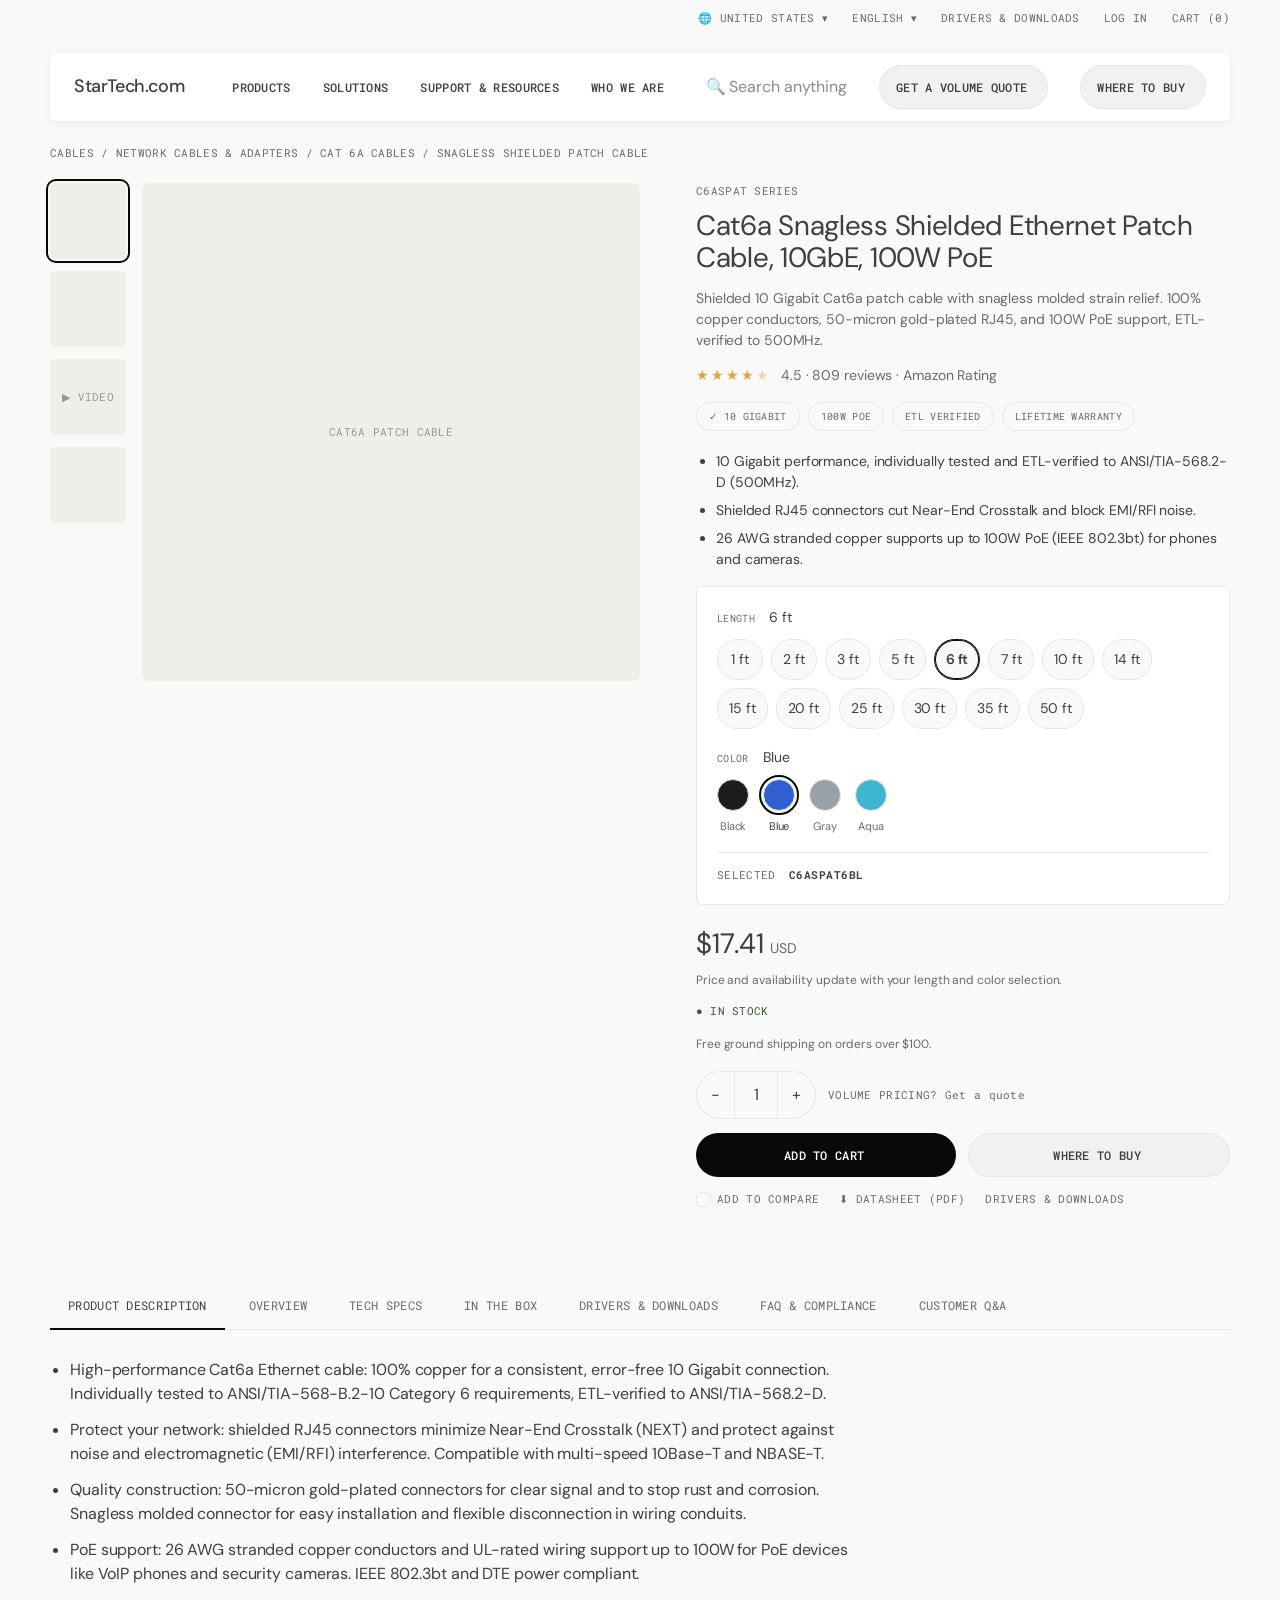
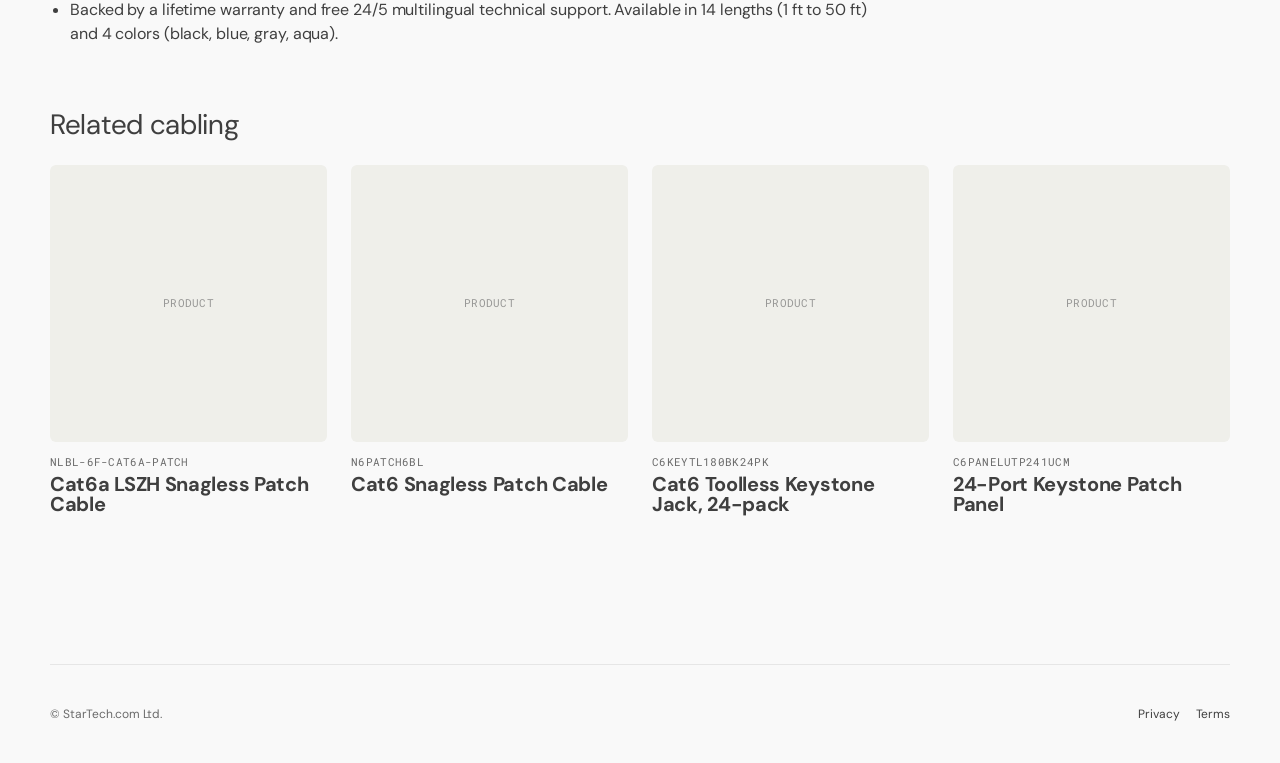
<file: wireframes/product-family.html>
<!DOCTYPE html>
<html lang="en">
<head>
<meta charset="UTF-8"><meta name="viewport" content="width=device-width, initial-scale=1">
<title>StarTech.com - Product page (family / variant)</title>
<link href="https://fonts.googleapis.com/css2?family=DM+Sans:wght@400;500;700&family=Roboto+Mono:wght@400;500&display=swap" rel="stylesheet">
<link rel="stylesheet" href="tokens.css"><link rel="stylesheet" href="shell.css">
<style>
  .util{display:flex;align-items:center;justify-content:flex-end;gap:24px;padding:10px var(--container-padding);font-family:var(--font-subtitle-family);font-size:11px;letter-spacing:.3px;text-transform:uppercase;color:var(--color-foreground-secondary);}
  .util a{color:inherit;text-decoration:none;}
  .wrap{max-width:var(--container-max-width);margin-inline:auto;padding:24px var(--container-padding) 60px;}
  .crumb{font-family:var(--font-subtitle-family);font-size:11px;letter-spacing:.3px;text-transform:uppercase;color:var(--color-foreground-secondary);margin-bottom:22px;}
  .top{display:grid;grid-template-columns:1.05fr .95fr;gap:56px;}
  .gallery{display:grid;grid-template-columns:76px 1fr;gap:16px;}
  .thumbs{display:flex;flex-direction:column;gap:12px;}
  .thumbs .ws-box{width:76px;aspect-ratio:1/1;}
  .thumbs .ws-box.sel{outline:2px solid var(--color-button);outline-offset:2px;}
  .main-img{aspect-ratio:1/1;}
  .part{font-family:var(--font-subtitle-family);font-size:11px;letter-spacing:.3px;text-transform:uppercase;color:var(--color-foreground-secondary);margin:0 0 10px;}
  .buybox h1{font-size:var(--font-size-heading-h3);line-height:1.15;margin:0 0 14px;}
  .rating{display:flex;align-items:center;gap:10px;margin-bottom:16px;font-size:var(--font-size-body-s);color:var(--color-foreground-secondary);}
  .stars{color:#e8a13a;letter-spacing:2px;}
  .stars .h{opacity:.4;}
  .badges{display:flex;gap:8px;margin-bottom:20px;flex-wrap:wrap;}
  .badge2{display:inline-flex;align-items:center;gap:6px;padding:6px 12px;border-radius:var(--border-radius-button);border:.5px solid var(--color-border);font-family:var(--font-subtitle-family);font-size:10px;letter-spacing:.3px;text-transform:uppercase;color:var(--color-foreground-secondary);}
  /* variant selectors: length + color on a single page (the family template) */
  .variants{margin:6px 0 18px;padding:20px;border:1px solid var(--color-border);border-radius:var(--border-radius-main);background:var(--color-background-secondary);}
  .vrow{margin-bottom:18px;}
  .vrow:last-child{margin-bottom:0;}
  .vlabel{font-family:var(--font-subtitle-family);font-size:10px;letter-spacing:.3px;text-transform:uppercase;color:var(--color-foreground-secondary);margin-bottom:11px;}
  .vlabel .vsel{color:var(--color-foreground-title);text-transform:none;font-family:var(--font-body-family);font-size:var(--font-size-body-s);margin-left:8px;letter-spacing:0;}
  .vpills{display:flex;flex-wrap:wrap;gap:8px;}
  .vpill{min-width:46px;text-align:center;padding:9px 11px;border:1px solid var(--color-border);border-radius:var(--border-radius-button);font-size:var(--font-size-body-s);color:var(--color-foreground);background:var(--color-background);}
  .vpill.on{border-color:var(--color-button);box-shadow:inset 0 0 0 1px var(--color-button);color:var(--color-foreground-title);font-weight:600;}
  .swatches{display:flex;gap:14px;align-items:center;}
  .swatch{display:flex;flex-direction:column;align-items:center;gap:7px;}
  .sw{width:32px;height:32px;border-radius:50%;border:1px solid var(--color-border);}
  .sw.on{outline:2px solid var(--color-button);outline-offset:2px;}
  .sw-bk{background:#1c1c1e;} .sw-bl{background:#2f5fd0;} .sw-gr{background:#9aa0a8;} .sw-aq{background:#3fb6cf;}
  .swatch span{font-size:11px;color:var(--color-foreground-secondary);}
  .swatch.on span{color:var(--color-foreground-title);}
  .selsku{margin-top:16px;padding-top:14px;border-top:1px solid var(--color-border);font-family:var(--font-subtitle-family);font-size:11px;letter-spacing:.3px;text-transform:uppercase;color:var(--color-foreground-secondary);}
  .selsku b{color:var(--color-foreground-title);font-family:'Roboto Mono',monospace;letter-spacing:.5px;margin-left:6px;}
  .price{font-size:28px;margin:0 0 6px;}
  .pricenote{font-size:12px;color:var(--color-foreground-secondary);margin:0 0 14px;}
  .stockrow{display:flex;gap:20px;margin-bottom:16px;font-family:var(--font-subtitle-family);font-size:11px;letter-spacing:.3px;text-transform:uppercase;}
  .stockrow .ok{color:var(--color-success-text);}
  .handling{font-size:12px;color:var(--color-foreground-secondary);margin:0 0 18px;}
  .qtyrow{display:flex;gap:12px;align-items:center;margin-bottom:14px;}
  .qty{display:inline-flex;align-items:center;border:1px solid var(--color-border);border-radius:var(--border-radius-button);overflow:hidden;}
  .qty span{padding:11px 14px;} .qty .num{min-width:44px;text-align:center;border-inline:1px solid var(--color-border);}
  .buyrow{display:flex;gap:12px;margin-bottom:14px;}
  .buyrow .btn{flex:1;}
  .underbuy{display:flex;gap:20px;font-family:var(--font-subtitle-family);font-size:11px;letter-spacing:.3px;text-transform:uppercase;color:var(--color-foreground-secondary);margin-bottom:22px;}
  .underbuy a{color:inherit;text-decoration:none;display:inline-flex;gap:6px;align-items:center;}
  .tabs{display:flex;gap:6px;margin:52px 0 0;border-bottom:1px solid var(--color-border);flex-wrap:wrap;}
  .tab{padding:14px 18px;font-family:var(--font-button-family);font-size:12px;letter-spacing:.3px;text-transform:uppercase;color:var(--color-foreground-secondary);border-bottom:2px solid transparent;margin-bottom:-1px;}
  .tab.on{color:var(--color-foreground-title);border-bottom-color:var(--color-button);}
  .pd-body{margin-top:28px;max-width:820px;}
  .pd-list{margin:0;padding-left:20px;} .pd-list li{margin-bottom:12px;line-height:1.5;font-size:var(--font-size-body);color:var(--color-foreground);}
  .related{margin-top:64px;}
  .related h2{margin:0 0 24px;}
  .rel-grid{display:grid;grid-template-columns:repeat(4,1fr);gap:24px;}
  .rel .ws-box{aspect-ratio:1/1;margin-bottom:12px;}
  .rel .part{margin-bottom:4px;} .rel h3{font-size:var(--font-size-card-heading);margin:0 0 6px;}
  @media(max-width:749px){.top{grid-template-columns:1fr}.rel-grid{grid-template-columns:1fr 1fr}}
</style>
</head>
<body>
  <div class="util"><a>🌐 United States ▾</a><a>English ▾</a><a>Drivers &amp; Downloads</a><a>Log in</a><a>Cart (0)</a></div>
  <div class="nav"><div class="nav__card">
    <div class="nav__left"><a class="nav__logo">StarTech.com</a>
      <nav class="nav__list"><a class="nav__item">Products</a><a class="nav__item">Solutions</a><a class="nav__item">Support &amp; Resources</a><a class="nav__item">Who We Are</a></nav></div>
    <div class="nav__right"><span style="opacity:.6">🔍 Search anything</span><a class="btn btn--tertiary">Get a volume quote</a><a class="btn btn--tertiary">Where to buy</a></div>
  </div></div>

  <div class="wrap">
    <div class="crumb">Cables / Network Cables &amp; Adapters / Cat 6a Cables / Snagless Shielded Patch Cable</div>

    <div class="top">
      <div class="gallery">
        <div class="thumbs"><div class="ws-box sel" data-label=""></div><div class="ws-box" data-label=""></div><div class="ws-box" data-label="▶ Video"></div><div class="ws-box" data-label=""></div></div>
        <div class="ws-box main-img" data-label="Cat6a patch cable"></div>
      </div>

      <div class="buybox">
        <p class="part">C6ASPAT Series</p>
        <h1 class="ws-h3">Cat6a Snagless Shielded Ethernet Patch Cable, 10GbE, 100W PoE</h1>
        <p style="font-size:var(--font-size-body-s);color:var(--color-foreground-secondary);line-height:1.5;margin:0 0 14px;">Shielded 10 Gigabit Cat6a patch cable with snagless molded strain relief. 100% copper conductors, 50-micron gold-plated RJ45, and 100W PoE support, ETL-verified to 500MHz.</p>
        <div class="rating"><span class="stars">★★★★<span class="h">★</span></span> 4.5 · 809 reviews · Amazon Rating</div>
        <div class="badges"><span class="badge2">✓ 10 Gigabit</span><span class="badge2">100W PoE</span><span class="badge2">ETL verified</span><span class="badge2">Lifetime warranty</span></div>
        <ul style="margin:14px 0 16px;padding-left:20px;font-size:var(--font-size-body-s);line-height:1.5;color:var(--color-foreground);">
          <li style="margin-bottom:7px;">10 Gigabit performance, individually tested and ETL-verified to ANSI/TIA-568.2-D (500MHz).</li>
          <li style="margin-bottom:7px;">Shielded RJ45 connectors cut Near-End Crosstalk and block EMI/RFI noise.</li>
          <li>26 AWG stranded copper supports up to 100W PoE (IEEE 802.3bt) for phones and cameras.</li>
        </ul>

        <!-- FAMILY / VARIANT SELECTORS: length + color on one page -->
        <div class="variants">
          <div class="vrow">
            <div class="vlabel">Length <span class="vsel">6 ft</span></div>
            <div class="vpills">
              <span class="vpill">1 ft</span><span class="vpill">2 ft</span><span class="vpill">3 ft</span><span class="vpill">5 ft</span><span class="vpill on">6 ft</span><span class="vpill">7 ft</span><span class="vpill">10 ft</span><span class="vpill">14 ft</span><span class="vpill">15 ft</span><span class="vpill">20 ft</span><span class="vpill">25 ft</span><span class="vpill">30 ft</span><span class="vpill">35 ft</span><span class="vpill">50 ft</span>
            </div>
          </div>
          <div class="vrow">
            <div class="vlabel">Color <span class="vsel">Blue</span></div>
            <div class="swatches">
              <div class="swatch"><span class="sw sw-bk"></span><span>Black</span></div>
              <div class="swatch on"><span class="sw sw-bl on"></span><span>Blue</span></div>
              <div class="swatch"><span class="sw sw-gr"></span><span>Gray</span></div>
              <div class="swatch"><span class="sw sw-aq"></span><span>Aqua</span></div>
            </div>
          </div>
          <div class="selsku">Selected <b>C6ASPAT6BL</b></div>
        </div>

        <p class="price">$17.41 <span style="font-size:14px;color:var(--color-foreground-secondary)">USD</span></p>
        <p class="pricenote">Price and availability update with your length and color selection.</p>
        <div class="stockrow"><span class="ok">● In stock</span></div>
        <p class="handling">Free ground shipping on orders over $100.</p>

        <div class="qtyrow">
          <div class="qty"><span>−</span><span class="num">1</span><span>+</span></div>
          <span class="part" style="margin:0">Volume pricing? <a style="text-transform:none;font-family:inherit">Get a quote</a></span>
        </div>
        <div class="buyrow"><button class="btn btn--primary btn--flex">Add to cart</button><button class="btn btn--tertiary btn--flex">Where to buy</button></div>
        <div class="underbuy"><a><span class="box" style="width:15px;height:15px;border:1px solid var(--color-border);border-radius:4px;display:inline-block"></span> Add to compare</a><a>⬇ Datasheet (PDF)</a><a>Drivers &amp; downloads</a></div>
      </div>
    </div>

    <div class="tabs"><span class="tab on">Product Description</span><span class="tab">Overview</span><span class="tab">Tech Specs</span><span class="tab">In the box</span><span class="tab">Drivers &amp; Downloads</span><span class="tab">FAQ &amp; Compliance</span><span class="tab">Customer Q&amp;A</span></div>
    <div class="pd-body">
      <ul class="pd-list">
        <li>High-performance Cat6a Ethernet cable: 100% copper for a consistent, error-free 10 Gigabit connection. Individually tested to ANSI/TIA-568-B.2-10 Category 6 requirements, ETL-verified to ANSI/TIA-568.2-D.</li>
        <li>Protect your network: shielded RJ45 connectors minimize Near-End Crosstalk (NEXT) and protect against noise and electromagnetic (EMI/RFI) interference. Compatible with multi-speed 10Base-T and NBASE-T.</li>
        <li>Quality construction: 50-micron gold-plated connectors for clear signal and to stop rust and corrosion. Snagless molded connector for easy installation and flexible disconnection in wiring conduits.</li>
        <li>PoE support: 26 AWG stranded copper conductors and UL-rated wiring support up to 100W for PoE devices like VoIP phones and security cameras. IEEE 802.3bt and DTE power compliant.</li>
        <li>Backed by a lifetime warranty and free 24/5 multilingual technical support. Available in 14 lengths (1 ft to 50 ft) and 4 colors (black, blue, gray, aqua).</li>
      </ul>
    </div>

    <div class="related">
      <h2 class="ws-h3">Related cabling</h2>
      <div class="rel-grid">
        <div class="rel"><div class="ws-box" data-label="product"></div><p class="part">NLBL-6F-CAT6A-PATCH</p><h3 class="pc-name">Cat6a LSZH Snagless Patch Cable</h3></div>
        <div class="rel"><div class="ws-box" data-label="product"></div><p class="part">N6PATCH6BL</p><h3 class="pc-name">Cat6 Snagless Patch Cable</h3></div>
        <div class="rel"><div class="ws-box" data-label="product"></div><p class="part">C6KEYTL180BK24PK</p><h3 class="pc-name">Cat6 Toolless Keystone Jack, 24-pack</h3></div>
        <div class="rel"><div class="ws-box" data-label="product"></div><p class="part">C6PANELUTP241UCM</p><h3 class="pc-name">24-Port Keystone Patch Panel</h3></div>
      </div>
    </div>
  </div>

  <footer class="footer" style="margin-top:20px"><div class="footer__bottom" style="border-top:1px solid var(--color-border)"><span class="footer__muted">© StarTech.com Ltd.</span><ul class="footer__policies"><li><a>Privacy</a></li><li><a>Terms</a></li></ul></div></footer>
</body>
</html>
</file>
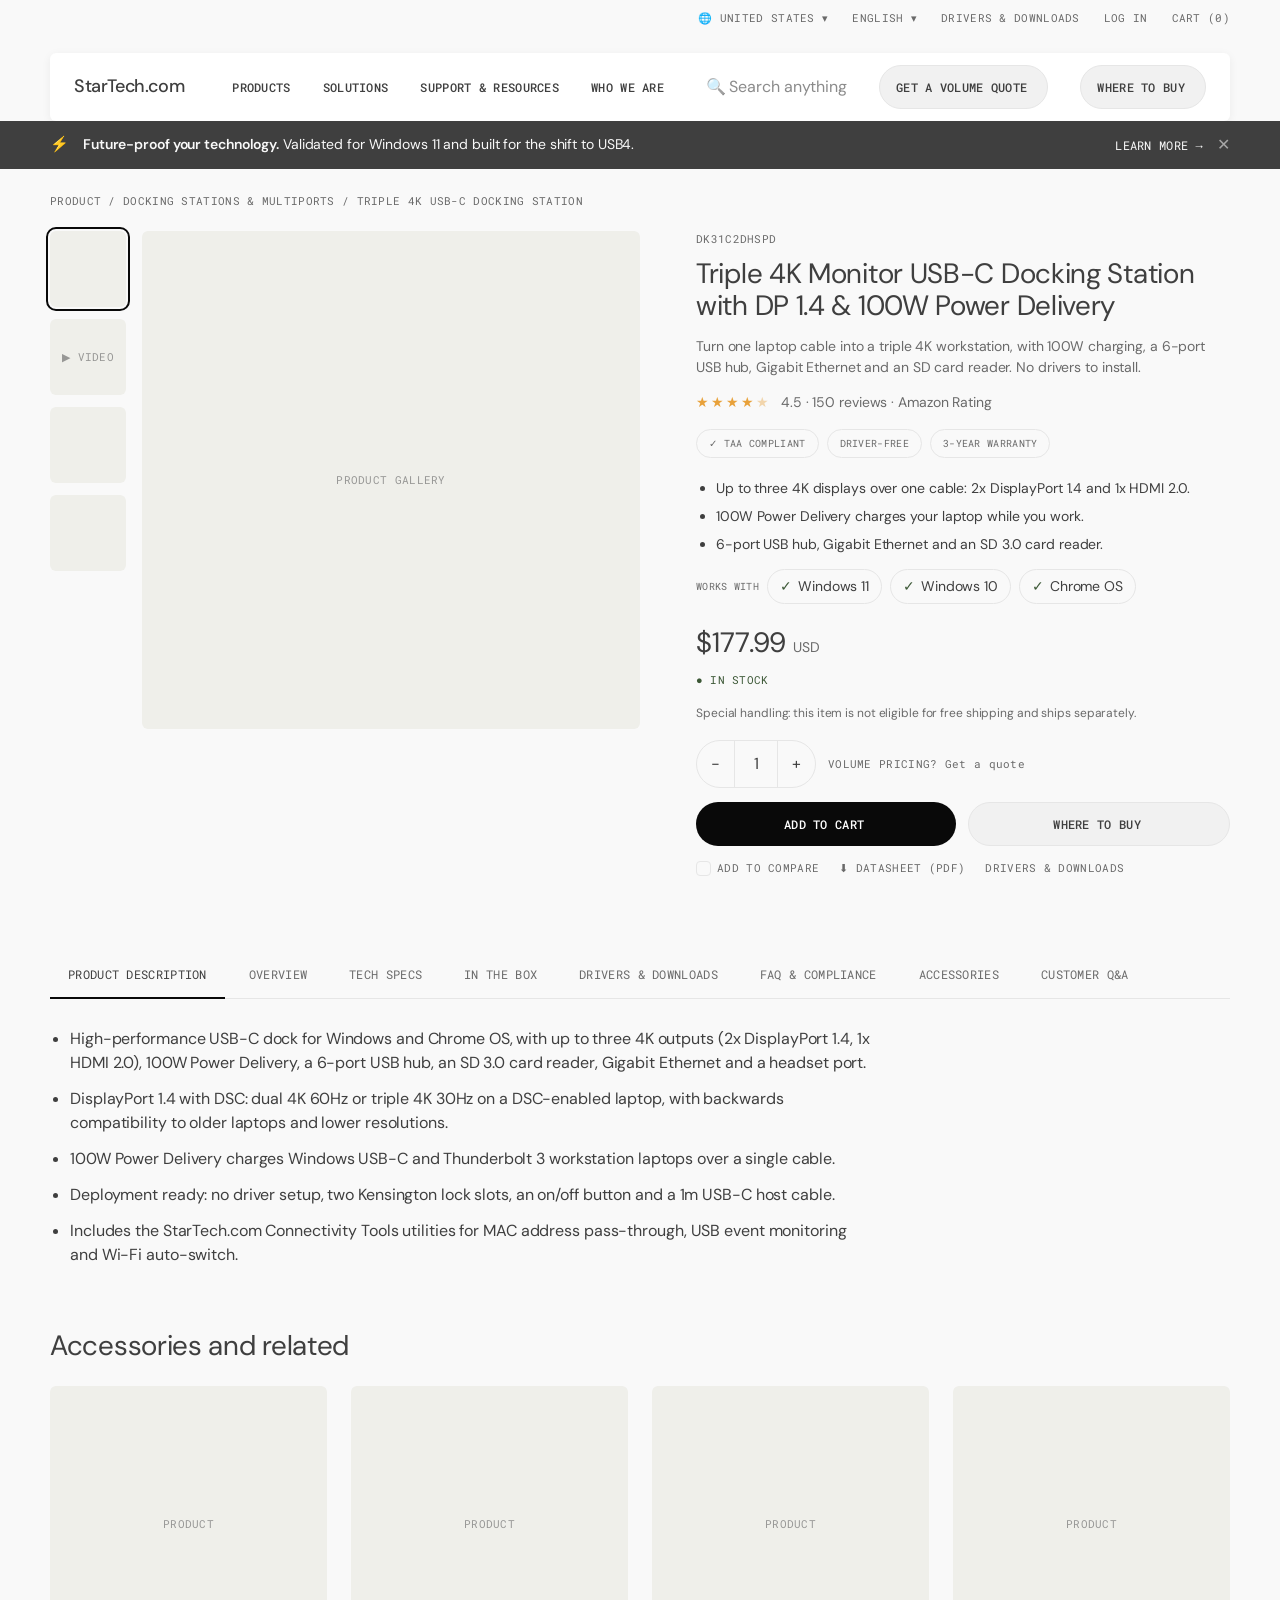
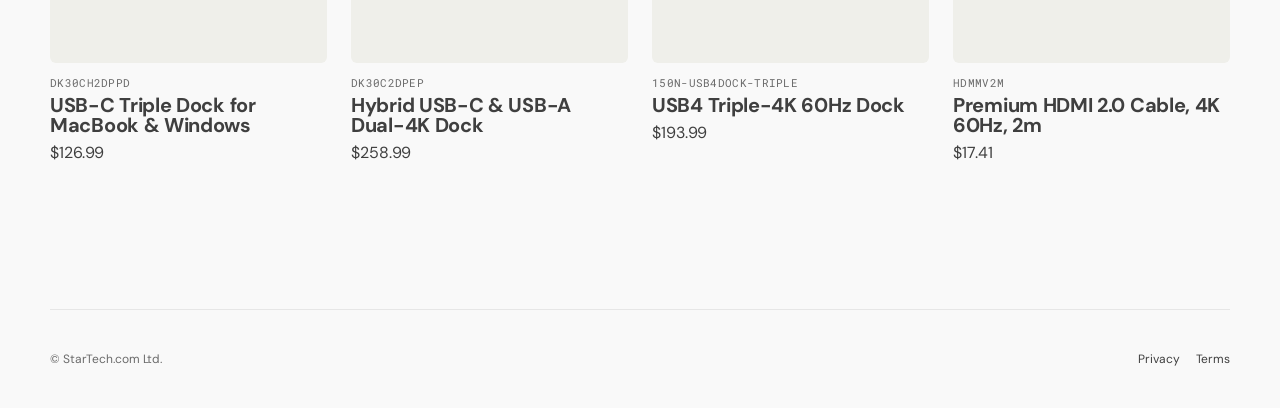
<file: wireframes/product.html>
<!DOCTYPE html>
<html lang="en">
<head>
<meta charset="UTF-8"><meta name="viewport" content="width=device-width, initial-scale=1">
<title>StarTech.com - Product page</title>
<link href="https://fonts.googleapis.com/css2?family=DM+Sans:wght@400;500;700&family=Roboto+Mono:wght@400;500&display=swap" rel="stylesheet">
<link rel="stylesheet" href="tokens.css"><link rel="stylesheet" href="shell.css">
<style>
  .util{display:flex;align-items:center;justify-content:flex-end;gap:24px;padding:10px var(--container-padding);font-family:var(--font-subtitle-family);font-size:11px;letter-spacing:.3px;text-transform:uppercase;color:var(--color-foreground-secondary);}
  .util a{color:inherit;text-decoration:none;}
  /* product-specific message banner (customizable, sits below the global nav) */
  .promo{display:flex;align-items:center;gap:14px;padding:12px var(--container-padding);background:var(--color-foreground-title);color:var(--color-background);}
  .promo .ico{font-size:15px;}
  .promo .msg{flex:1;font-size:var(--font-size-body-s);} .promo .msg b{font-weight:600;}
  .promo a{color:inherit;font-family:var(--font-button-family);font-size:12px;letter-spacing:.3px;text-transform:uppercase;white-space:nowrap;text-decoration:none;}
  .promo .x{opacity:.55;}
  .wrap{max-width:var(--container-max-width);margin-inline:auto;padding:24px var(--container-padding) 60px;}
  .crumb{font-family:var(--font-subtitle-family);font-size:11px;letter-spacing:.3px;text-transform:uppercase;color:var(--color-foreground-secondary);margin-bottom:22px;}
  .top{display:grid;grid-template-columns:1.05fr .95fr;gap:56px;}
  .gallery{display:grid;grid-template-columns:76px 1fr;gap:16px;}
  .thumbs{display:flex;flex-direction:column;gap:12px;}
  .thumbs .ws-box{width:76px;aspect-ratio:1/1;}
  .thumbs .ws-box.sel{outline:2px solid var(--color-button);outline-offset:2px;}
  .main-img{aspect-ratio:1/1;}
  .part{font-family:var(--font-subtitle-family);font-size:11px;letter-spacing:.3px;text-transform:uppercase;color:var(--color-foreground-secondary);margin:0 0 10px;}
  .buybox h1{font-size:var(--font-size-heading-h3);line-height:1.15;margin:0 0 14px;}
  .rating{display:flex;align-items:center;gap:10px;margin-bottom:16px;font-size:var(--font-size-body-s);color:var(--color-foreground-secondary);}
  .stars{color:#e8a13a;letter-spacing:2px;}
  .stars .h{opacity:.4;}
  .badges{display:flex;gap:8px;margin-bottom:20px;flex-wrap:wrap;}
  .badge2{display:inline-flex;align-items:center;gap:6px;padding:6px 12px;border-radius:var(--border-radius-button);border:.5px solid var(--color-border);font-family:var(--font-subtitle-family);font-size:10px;letter-spacing:.3px;text-transform:uppercase;color:var(--color-foreground-secondary);}
  .price{font-size:28px;margin:0 0 8px;}
  .stockrow{display:flex;gap:20px;margin-bottom:16px;font-family:var(--font-subtitle-family);font-size:11px;letter-spacing:.3px;text-transform:uppercase;}
  .stockrow .ok{color:var(--color-success-text);}
  .handling{font-size:12px;color:var(--color-foreground-secondary);margin:0 0 18px;}
  .qtyrow{display:flex;gap:12px;align-items:center;margin-bottom:14px;}
  .qty{display:inline-flex;align-items:center;border:1px solid var(--color-border);border-radius:var(--border-radius-button);overflow:hidden;}
  .qty span{padding:11px 14px;} .qty .num{min-width:44px;text-align:center;border-inline:1px solid var(--color-border);}
  .buyrow{display:flex;gap:12px;margin-bottom:14px;}
  .buyrow .btn{flex:1;}
  .underbuy{display:flex;gap:20px;font-family:var(--font-subtitle-family);font-size:11px;letter-spacing:.3px;text-transform:uppercase;color:var(--color-foreground-secondary);margin-bottom:22px;}
  .underbuy a{color:inherit;text-decoration:none;display:inline-flex;gap:6px;align-items:center;}
  /* buy-box accordions: compatibility + description, collapsed so the CTAs stay high */
  .acc{border:1px solid var(--color-border);border-radius:var(--border-radius-main);background:var(--color-background-secondary);margin-top:10px;overflow:hidden;}
  .acc summary{list-style:none;cursor:pointer;padding:14px 16px;display:flex;align-items:center;justify-content:space-between;font-family:var(--font-subtitle-family);font-size:12px;letter-spacing:.3px;text-transform:uppercase;color:var(--color-foreground-title);}
  .acc summary::-webkit-details-marker{display:none;}
  .acc summary .sign{font-size:18px;line-height:1;color:var(--color-foreground-secondary);}
  .acc[open] summary .sign{transform:rotate(45deg);}
  .acc-body{padding:0 16px 16px;}
  .os-badges{display:flex;gap:8px;flex-wrap:wrap;}
  .osb{display:inline-flex;align-items:center;gap:6px;padding:6px 12px;border-radius:var(--border-radius-button);border:.5px solid var(--color-border);background:var(--color-background);font-size:var(--font-size-body-s);}
  .osb::before{content:"✓";color:var(--color-success-text);}
  .mini{margin:0;padding-left:18px;font-size:var(--font-size-body-s);color:var(--color-foreground-secondary);}
  .mini li{margin-bottom:7px;line-height:1.45;}
  /* below-the-fold */
  .tabs{display:flex;gap:6px;margin:52px 0 0;border-bottom:1px solid var(--color-border);flex-wrap:wrap;}
  .tab{padding:14px 18px;font-family:var(--font-button-family);font-size:12px;letter-spacing:.3px;text-transform:uppercase;color:var(--color-foreground-secondary);border-bottom:2px solid transparent;margin-bottom:-1px;}
  .tab.on{color:var(--color-foreground-title);border-bottom-color:var(--color-button);}
  .pd-body{margin-top:28px;max-width:820px;}
  .pd-list{margin:0;padding-left:20px;} .pd-list li{margin-bottom:12px;line-height:1.5;font-size:var(--font-size-body);color:var(--color-foreground);}
  .related{margin-top:64px;}
  .related h2{margin:0 0 24px;}
  .rel-grid{display:grid;grid-template-columns:repeat(4,1fr);gap:24px;}
  .rel .ws-box{aspect-ratio:1/1;margin-bottom:12px;}
  .rel .part{margin-bottom:4px;} .rel h3{font-size:var(--font-size-card-heading);margin:0 0 6px;} .rel .p{margin:0;}
  @media(max-width:749px){.top{grid-template-columns:1fr}.rel-grid{grid-template-columns:1fr 1fr}}
</style>
</head>
<body>
  <div class="util"><a>🌐 United States ▾</a><a>English ▾</a><a>Drivers &amp; Downloads</a><a>Log in</a><a>Cart (0)</a></div>
  <div class="nav"><div class="nav__card">
    <div class="nav__left"><a class="nav__logo">StarTech.com</a>
      <nav class="nav__list"><a class="nav__item">Products</a><a class="nav__item">Solutions</a><a class="nav__item">Support &amp; Resources</a><a class="nav__item">Who We Are</a></nav></div>
    <div class="nav__right"><span style="opacity:.6">🔍 Search anything</span><a class="btn btn--tertiary">Get a volume quote</a><a class="btn btn--tertiary">Where to buy</a></div>
  </div></div>

  <!-- product-specific message banner (customizable per product) -->
  <div class="promo"><span class="ico">⚡</span><span class="msg"><b>Future-proof your technology.</b> Validated for Windows 11 and built for the shift to USB4.</span><a>Learn more →</a><span class="x">✕</span></div>

  <div class="wrap">
    <div class="crumb">Product / Docking Stations &amp; Multiports / Triple 4K USB-C Docking Station</div>

    <div class="top">
      <div class="gallery">
        <div class="thumbs"><div class="ws-box sel" data-label=""></div><div class="ws-box" data-label="▶ Video"></div><div class="ws-box" data-label=""></div><div class="ws-box" data-label=""></div></div>
        <div class="ws-box main-img" data-label="Product gallery"></div>
      </div>

      <div class="buybox">
        <p class="part">DK31C2DHSPD</p>
        <h1 class="ws-h3">Triple 4K Monitor USB-C Docking Station with DP 1.4 &amp; 100W Power Delivery</h1>
        <p style="font-size:var(--font-size-body-s);color:var(--color-foreground-secondary);line-height:1.5;margin:0 0 14px;">Turn one laptop cable into a triple 4K workstation, with 100W charging, a 6-port USB hub, Gigabit Ethernet and an SD card reader. No drivers to install.</p>
        <div class="rating"><span class="stars">★★★★<span class="h">★</span></span> 4.5 · 150 reviews · Amazon Rating</div>
        <div class="badges"><span class="badge2">✓ TAA compliant</span><span class="badge2">Driver-free</span><span class="badge2">3-year warranty</span></div>
        <ul style="margin:14px 0 14px;padding-left:20px;font-size:var(--font-size-body-s);line-height:1.5;color:var(--color-foreground);">
          <li style="margin-bottom:7px;">Up to three 4K displays over one cable: 2x DisplayPort 1.4 and 1x HDMI 2.0.</li>
          <li style="margin-bottom:7px;">100W Power Delivery charges your laptop while you work.</li>
          <li>6-port USB hub, Gigabit Ethernet and an SD 3.0 card reader.</li>
        </ul>
        <div style="display:flex;align-items:center;gap:8px;flex-wrap:wrap;margin:0 0 18px;">
          <span style="font-family:var(--font-subtitle-family);font-size:10px;letter-spacing:.3px;text-transform:uppercase;color:var(--color-foreground-secondary);">Works with</span>
          <span class="osb">Windows 11</span><span class="osb">Windows 10</span><span class="osb">Chrome OS</span>
        </div>
        <p class="price">$177.99 <span style="font-size:14px;color:var(--color-foreground-secondary)">USD</span></p>
        <div class="stockrow"><span class="ok">● In stock</span></div>
        <p class="handling">Special handling: this item is not eligible for free shipping and ships separately.</p>

        <div class="qtyrow">
          <div class="qty"><span>−</span><span class="num">1</span><span>+</span></div>
          <span class="part" style="margin:0">Volume pricing? <a style="text-transform:none;font-family:inherit">Get a quote</a></span>
        </div>
        <div class="buyrow"><button class="btn btn--primary btn--flex">Add to cart</button><button class="btn btn--tertiary btn--flex">Where to buy</button></div>
        <div class="underbuy"><a><span class="box" style="width:15px;height:15px;border:1px solid var(--color-border);border-radius:4px;display:inline-block"></span> Add to compare</a><a>⬇ Datasheet (PDF)</a><a>Drivers &amp; downloads</a></div>
      </div>
    </div>

    <div class="tabs"><span class="tab on">Product Description</span><span class="tab">Overview</span><span class="tab">Tech Specs</span><span class="tab">In the box</span><span class="tab">Drivers &amp; Downloads</span><span class="tab">FAQ &amp; Compliance</span><span class="tab">Accessories</span><span class="tab">Customer Q&amp;A</span></div>
    <div class="pd-body">
      <ul class="pd-list">
        <li>High-performance USB-C dock for Windows and Chrome OS, with up to three 4K outputs (2x DisplayPort 1.4, 1x HDMI 2.0), 100W Power Delivery, a 6-port USB hub, an SD 3.0 card reader, Gigabit Ethernet and a headset port.</li>
        <li>DisplayPort 1.4 with DSC: dual 4K 60Hz or triple 4K 30Hz on a DSC-enabled laptop, with backwards compatibility to older laptops and lower resolutions.</li>
        <li>100W Power Delivery charges Windows USB-C and Thunderbolt 3 workstation laptops over a single cable.</li>
        <li>Deployment ready: no driver setup, two Kensington lock slots, an on/off button and a 1m USB-C host cable.</li>
        <li>Includes the StarTech.com Connectivity Tools utilities for MAC address pass-through, USB event monitoring and Wi-Fi auto-switch.</li>
      </ul>
    </div>

    <div class="related">
      <h2 class="ws-h3">Accessories and related</h2>
      <div class="rel-grid">
        <div class="rel"><div class="ws-box" data-label="product"></div><p class="part">DK30CH2DPPD</p><h3 class="pc-name">USB-C Triple Dock for MacBook &amp; Windows</h3><p class="p">$126.99</p></div>
        <div class="rel"><div class="ws-box" data-label="product"></div><p class="part">DK30C2DPEP</p><h3 class="pc-name">Hybrid USB-C &amp; USB-A Dual-4K Dock</h3><p class="p">$258.99</p></div>
        <div class="rel"><div class="ws-box" data-label="product"></div><p class="part">150N-USB4DOCK-TRIPLE</p><h3 class="pc-name">USB4 Triple-4K 60Hz Dock</h3><p class="p">$193.99</p></div>
        <div class="rel"><div class="ws-box" data-label="product"></div><p class="part">HDMMV2M</p><h3 class="pc-name">Premium HDMI 2.0 Cable, 4K 60Hz, 2m</h3><p class="p">$17.41</p></div>
      </div>
    </div>
  </div>

  <footer class="footer" style="margin-top:20px"><div class="footer__bottom" style="border-top:1px solid var(--color-border)"><span class="footer__muted">© StarTech.com Ltd.</span><ul class="footer__policies"><li><a>Privacy</a></li><li><a>Terms</a></li></ul></div></footer>
</body>
</html>
</file>
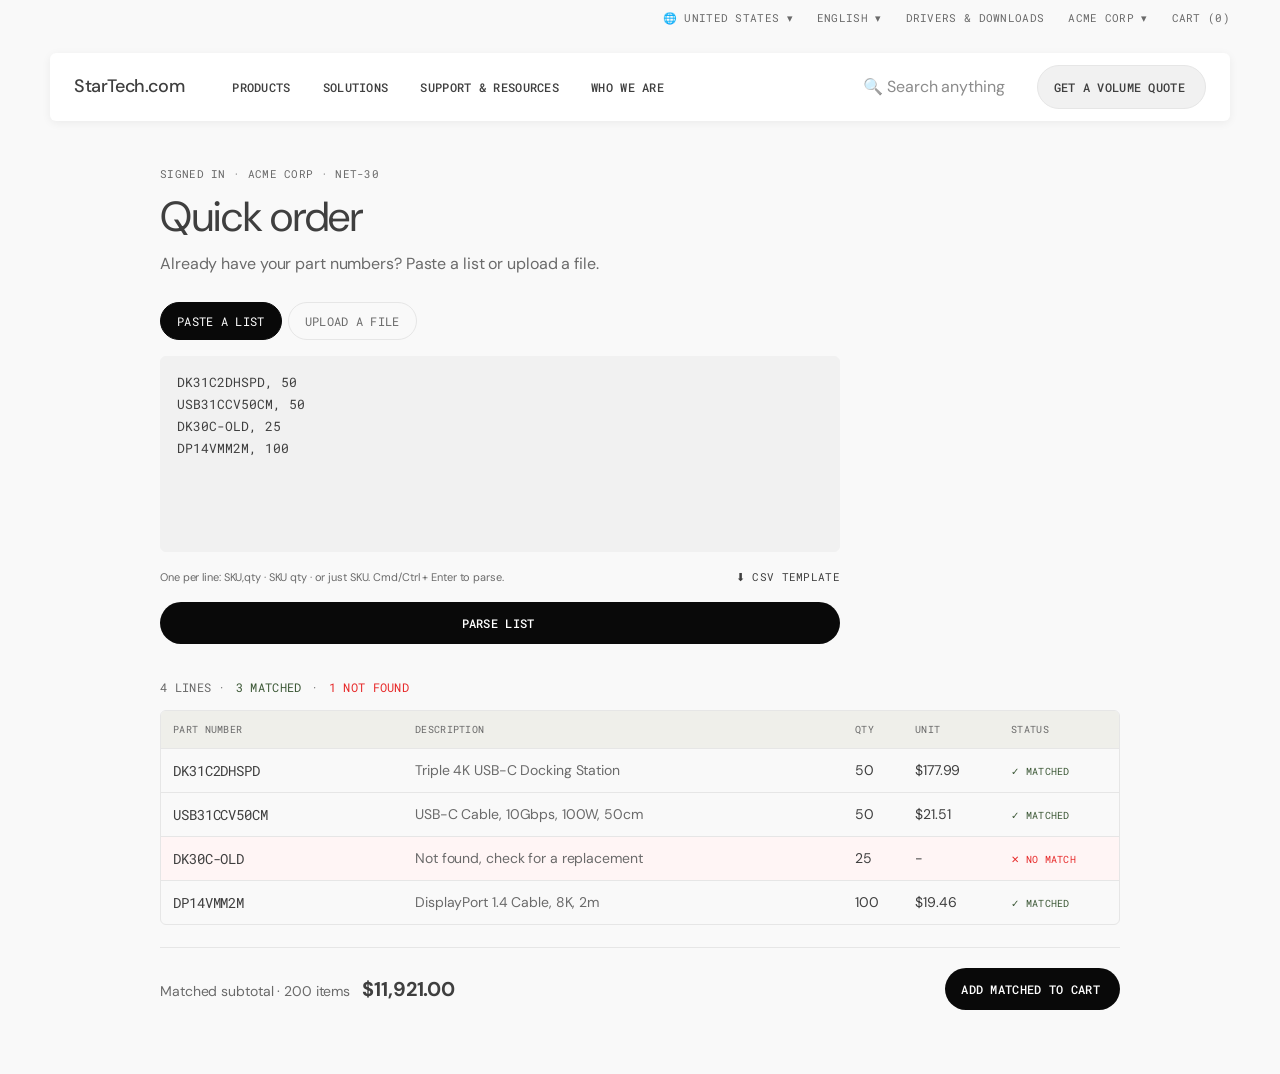
<file: wireframes/quick-order.html>
<!DOCTYPE html>
<html lang="en">
<head>
<meta charset="UTF-8"><meta name="viewport" content="width=device-width, initial-scale=1">
<title>StarTech.com - Quick order pad (rebuilt)</title>
<link href="https://fonts.googleapis.com/css2?family=DM+Sans:wght@400;500;700&family=Roboto+Mono:wght@400;500&display=swap" rel="stylesheet">
<link rel="stylesheet" href="tokens.css"><link rel="stylesheet" href="shell.css">
<style>
  .util{display:flex;align-items:center;justify-content:flex-end;gap:24px;padding:10px var(--container-padding);font-family:var(--font-subtitle-family);font-size:11px;letter-spacing:.3px;text-transform:uppercase;color:var(--color-foreground-secondary);}
  .util a{color:inherit;text-decoration:none;}
  .wrap{max-width:1060px;margin-inline:auto;padding:34px var(--container-padding) 64px;}
  .signed{font-family:var(--font-subtitle-family);font-size:11px;letter-spacing:.3px;text-transform:uppercase;color:var(--color-foreground-secondary);margin-bottom:12px;}
  .lead{color:var(--color-foreground-secondary);max-width:62ch;margin:12px 0 26px;}
  .grid{display:flex;flex-direction:column;gap:32px;}
  .grid>div:first-child{max-width:680px;}
  .parsed-head{margin-top:2px;}
  .entry-tabs{display:inline-flex;gap:6px;margin-bottom:16px;}
  .etab{padding:9px 16px;border-radius:var(--border-radius-button);border:.5px solid var(--color-border);font-family:var(--font-button-family);font-size:12px;letter-spacing:.3px;text-transform:uppercase;color:var(--color-foreground-secondary);}
  .etab.on{background:var(--color-button);color:var(--color-button-text);border-color:var(--color-button);}
  textarea.paste{width:100%;height:196px;resize:none;border:1px solid var(--color-border-input);background:var(--color-background-input);border-radius:var(--border-radius-main);padding:14px 16px;font-family:'Roboto Mono',monospace;font-size:13px;line-height:1.7;color:var(--color-foreground);}
  .paste-foot{display:flex;align-items:center;justify-content:space-between;gap:14px;margin-top:10px;}
  .hint{font-size:11px;color:var(--color-foreground-secondary);}
  .tmpl{font-family:var(--font-button-family);font-size:11px;letter-spacing:.3px;text-transform:uppercase;color:var(--color-foreground);white-space:nowrap;}
  .parse-btn{margin-top:16px;width:100%;}
  /* parsed result */
  .parsed-head{display:flex;align-items:center;gap:10px;margin-bottom:14px;font-family:var(--font-subtitle-family);font-size:12px;letter-spacing:.3px;text-transform:uppercase;}
  .parsed-head .ok{color:var(--color-success-text);} .parsed-head .err{color:var(--color-error-text);} .parsed-head .muted{color:var(--color-foreground-secondary);}
  .qtable{border:1px solid var(--color-border);border-radius:var(--border-radius-main);overflow:hidden;}
  .cols{display:grid;grid-template-columns:1.1fr 2fr 60px 96px 120px;}
  .qtable .hr{background:var(--color-background-tertiary);}
  .qtable .hr span{padding:11px 12px;font-family:var(--font-subtitle-family);font-size:10px;letter-spacing:.3px;text-transform:uppercase;color:var(--color-foreground-secondary);}
  .qr{border-top:1px solid var(--color-border);align-items:center;}
  .qr .c{padding:11px 12px;font-size:var(--font-size-body-s);}
  .qr .part{font-family:'Roboto Mono',monospace;}
  .qr .muted{color:var(--color-foreground-secondary);}
  .qr.errrow{background:var(--color-error-background);}
  .status{display:inline-flex;align-items:center;gap:6px;font-family:var(--font-subtitle-family);font-size:10px;letter-spacing:.3px;text-transform:uppercase;}
  .status.ok{color:var(--color-success-text);} .status.err{color:var(--color-error-text);}
  .foot{display:flex;align-items:center;justify-content:space-between;gap:20px;margin-top:22px;padding-top:20px;border-top:1px solid var(--color-border);}
  .foot .sum{font-size:var(--font-size-body-s);color:var(--color-foreground-secondary);} .foot .sum b{color:var(--color-foreground-title);font-size:var(--font-size-heading-h4);margin-left:8px;}
  @media(max-width:749px){.grid{grid-template-columns:1fr}}
</style>
</head>
<body>
  <div class="util"><a>🌐 United States ▾</a><a>English ▾</a><a>Drivers &amp; Downloads</a><a>Acme Corp ▾</a><a>Cart (0)</a></div>
  <div class="nav"><div class="nav__card">
    <div class="nav__left"><a class="nav__logo">StarTech.com</a><nav class="nav__list"><a class="nav__item">Products</a><a class="nav__item">Solutions</a><a class="nav__item">Support &amp; Resources</a><a class="nav__item">Who We Are</a></nav></div>
    <div class="nav__right"><span style="opacity:.6">🔍 Search anything</span><a class="btn btn--tertiary">Get a volume quote</a></div>
  </div></div>

  <!-- QUICK ORDER PAD - Makro wholesale Quick Order Pad pattern, married with REQ-01-11 -->
  <div class="wrap">
    <p class="signed">Signed in · Acme Corp · Net-30</p>
    <h1 class="ws-h2">Quick order</h1>
    <p class="lead">Already have your part numbers? Paste a list or upload a file.</p>

    <div class="grid">
      <!-- input: tabbed paste / upload -->
      <div>
        <div class="entry-tabs"><span class="etab on">Paste a list</span><span class="etab">Upload a file</span></div>
        <textarea class="paste">DK31C2DHSPD, 50
USB31CCV50CM, 50
DK30C-OLD, 25
DP14VMM2M, 100</textarea>
        <div class="paste-foot"><span class="hint">One per line: SKU,qty · SKU qty · or just SKU. Cmd/Ctrl + Enter to parse.</span><a class="tmpl">⬇ CSV template</a></div>
        <button class="btn btn--primary parse-btn">Parse list</button>
      </div>

      <!-- parsed validation -->
      <div>
        <div class="parsed-head"><span class="muted">4 lines ·</span><span class="ok">3 matched</span><span class="muted">·</span><span class="err">1 not found</span></div>
        <div class="qtable">
          <div class="hr cols"><span>Part number</span><span>Description</span><span>Qty</span><span>Unit</span><span>Status</span></div>
          <div class="qr cols"><div class="c part">DK31C2DHSPD</div><div class="c muted">Triple 4K USB-C Docking Station</div><div class="c">50</div><div class="c">$177.99</div><div class="c"><span class="status ok">✓ Matched</span></div></div>
          <div class="qr cols"><div class="c part">USB31CCV50CM</div><div class="c muted">USB-C Cable, 10Gbps, 100W, 50cm</div><div class="c">50</div><div class="c">$21.51</div><div class="c"><span class="status ok">✓ Matched</span></div></div>
          <div class="qr cols errrow"><div class="c part">DK30C-OLD</div><div class="c muted">Not found, check for a replacement</div><div class="c">25</div><div class="c">-</div><div class="c"><span class="status err">✕ No match</span></div></div>
          <div class="qr cols"><div class="c part">DP14VMM2M</div><div class="c muted">DisplayPort 1.4 Cable, 8K, 2m</div><div class="c">100</div><div class="c">$19.46</div><div class="c"><span class="status ok">✓ Matched</span></div></div>
        </div>
        <div class="foot">
          <div class="sum">Matched subtotal · 200 items <b>$11,921.00</b></div>
          <button class="btn btn--primary">Add matched to cart</button>
        </div>
      </div>
    </div>
  </div>
</body>
</html>
</file>
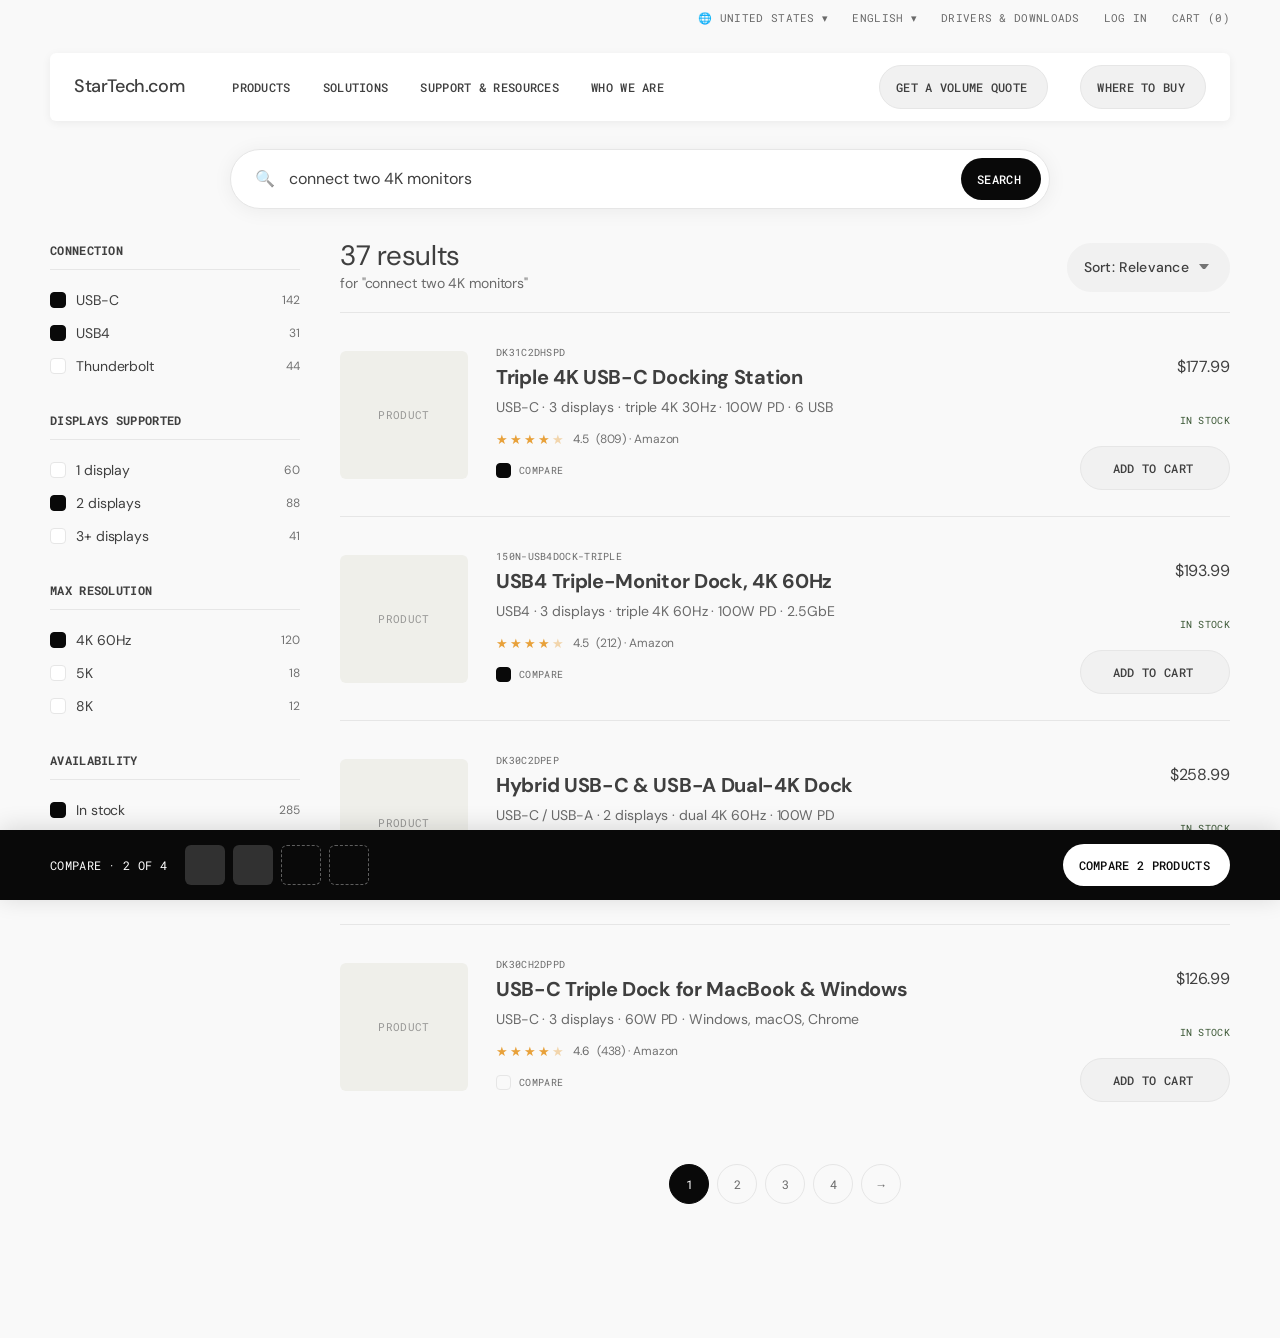
<file: wireframes/search.html>
<!DOCTYPE html>
<html lang="en">
<head>
<meta charset="UTF-8"><meta name="viewport" content="width=device-width, initial-scale=1">
<title>StarTech.com - Search (net-new)</title>
<link href="https://fonts.googleapis.com/css2?family=DM+Sans:wght@400;500;700&family=Roboto+Mono:wght@400;500&display=swap" rel="stylesheet">
<link rel="stylesheet" href="tokens.css"><link rel="stylesheet" href="shell.css">
<style>
  .util{display:flex;align-items:center;justify-content:flex-end;gap:24px;padding:10px var(--container-padding);font-family:var(--font-subtitle-family);font-size:11px;letter-spacing:.3px;text-transform:uppercase;color:var(--color-foreground-secondary);}
  .util a{color:inherit;text-decoration:none;}
  .searchwrap{padding:28px var(--container-padding) 8px;}
  .searchbar{display:flex;align-items:center;gap:12px;max-width:820px;margin:0 auto;background:var(--color-background-secondary);border:1px solid var(--color-border);border-radius:var(--border-radius-button);padding:8px 8px 8px 24px;box-shadow:var(--shadow-box);}
  .searchbar .mag{opacity:.6;} .searchbar input{flex:1;border:0;background:transparent;outline:0;font-family:var(--font-body-family);font-size:var(--font-size-body);color:var(--color-foreground);}
  .results{display:grid;grid-template-columns:250px 1fr;gap:40px;padding:24px var(--container-padding) 60px;max-width:var(--container-max-width);margin-inline:auto;}
  .facets{display:flex;flex-direction:column;gap:28px;}
  .facet h4{font-family:var(--font-subtitle-family);font-size:12px;letter-spacing:.3px;text-transform:uppercase;margin:0 0 14px;padding-bottom:10px;border-bottom:1px solid var(--color-border);}
  .facet label{display:flex;align-items:center;gap:10px;padding:6px 0;font-size:var(--font-size-body-s);}
  .facet .box{width:16px;height:16px;border:1px solid var(--color-border);border-radius:4px;background:var(--color-background-secondary);}
  .facet .box.on{background:var(--color-button);border-color:var(--color-button);}
  .facet .n{margin-left:auto;color:var(--color-foreground-tertiary);font-size:12px;}
  .toolbar{display:flex;align-items:center;justify-content:space-between;gap:16px;padding-bottom:18px;border-bottom:1px solid var(--color-border);}
  .toolbar h1{font-size:var(--font-size-heading-h3);}
  .toolbar .sub{color:var(--color-foreground-secondary);margin-top:2px;font-size:var(--font-size-body-s);}
  .tools{display:flex;align-items:center;gap:12px;}
  .viewtoggle{display:inline-flex;border:.5px solid var(--color-border);border-radius:var(--border-radius-button);overflow:hidden;}
  .viewtoggle .v{padding:9px 12px;font-family:var(--font-button-family);font-size:12px;letter-spacing:.3px;text-transform:uppercase;color:var(--color-foreground-secondary);display:inline-flex;align-items:center;gap:6px;}
  .viewtoggle .v.on{background:var(--color-button);color:var(--color-button-text);}
  /* one-column list view - mirrors StarTech's collection layout */
  .list{display:flex;flex-direction:column;}
  .lrow{display:grid;grid-template-columns:128px 1fr 210px;gap:28px;padding:26px 0;border-top:1px solid var(--color-border);align-items:center;}
  .lrow:first-child{border-top:0;}
  .lrow .ws-box{width:128px;aspect-ratio:1/1;}
  .lrow .part{font-family:var(--font-subtitle-family);font-size:10px;letter-spacing:.3px;text-transform:uppercase;color:var(--color-foreground-secondary);margin:0 0 6px;}
  .lrow h3{font-size:var(--font-size-card-heading);line-height:1.15;margin:0 0 8px;}
  .lrow .specs{color:var(--color-foreground-secondary);font-size:var(--font-size-body-s);margin:0 0 12px;}
  .lrow .rating{display:flex;align-items:center;gap:7px;margin:0 0 12px;font-size:12px;color:var(--color-foreground-secondary);}
  .lrow .rating .rstars{color:#e8a13a;letter-spacing:2px;font-size:13px;} .lrow .rating .rh{opacity:.4;} .lrow .rating .rct{color:var(--color-foreground-tertiary);}
  .lrow .cmp{display:inline-flex;align-items:center;gap:8px;font-family:var(--font-subtitle-family);font-size:10px;letter-spacing:.3px;text-transform:uppercase;color:var(--color-foreground-secondary);}
  .lrow .cmp .box{width:15px;height:15px;border:1px solid var(--color-border);border-radius:4px;}
  .lrow .cmp .box.on{background:var(--color-button);border-color:var(--color-button);}
  .buy{display:flex;flex-direction:column;align-items:flex-end;gap:8px;text-align:right;}
  .buy .price{font-size:var(--font-size-body);}
  .buy .stock{font-family:var(--font-subtitle-family);font-size:10px;letter-spacing:.3px;text-transform:uppercase;color:var(--color-success-text);}
  .buy .btn{width:150px;}
  .pager{display:flex;gap:8px;justify-content:center;margin-top:36px;}
  .pager .pg{min-width:40px;height:40px;display:inline-flex;align-items:center;justify-content:center;border-radius:var(--border-radius-button);border:.5px solid var(--color-border);font-family:var(--font-button-family);font-size:12px;color:var(--color-foreground-secondary);}
  .pager .pg.on{background:var(--color-button);color:var(--color-button-text);border-color:var(--color-button);}
  /* compare tray - the Makro "1-4 products, X of 4 added" pattern */
  .tray{position:fixed;left:0;right:0;bottom:0;background:var(--color-button);color:var(--color-button-text);
    padding:14px var(--container-padding);display:flex;align-items:center;justify-content:space-between;gap:20px;box-shadow:0 -2px 24px rgba(0,0,0,.14);z-index:10;}
  .tray .left{display:flex;align-items:center;gap:18px;}
  .tray .count{font-family:var(--font-button-family);font-size:12px;letter-spacing:.3px;text-transform:uppercase;}
  .tray .thumbs{display:flex;gap:8px;}
  .tray .thumb{width:40px;height:40px;border-radius:6px;background:rgba(255,255,255,.16);}
  .tray .thumb.empty{background:transparent;border:1px dashed rgba(255,255,255,.35);}
  .tray .btn--primary{background:#fff;color:var(--color-button);}
  body{padding-bottom:74px;}
  @media(max-width:749px){.results{grid-template-columns:1fr}.lrow{grid-template-columns:96px 1fr}.buy{grid-column:1/-1;align-items:flex-start;text-align:left}}
</style>
</head>
<body>
  <div class="util"><a>🌐 United States ▾</a><a>English ▾</a><a>Drivers &amp; Downloads</a><a>Log in</a><a>Cart (0)</a></div>
  <div class="nav"><div class="nav__card">
    <div class="nav__left"><a class="nav__logo">StarTech.com</a>
      <nav class="nav__list"><a class="nav__item">Products</a><a class="nav__item">Solutions</a><a class="nav__item">Support &amp; Resources</a><a class="nav__item">Who We Are</a></nav></div>
    <div class="nav__right"><a class="btn btn--tertiary">Get a volume quote</a><a class="btn btn--tertiary">Where to buy</a></div>
  </div></div>

  <!-- SEARCH - net-new. Natural-language query returns the right products; part numbers top the results. -->
  <div class="searchwrap">
    <div class="searchbar"><span class="mag">🔍</span><input value="connect two 4K monitors" /><button class="btn btn--primary">Search</button></div>
  </div>

  <section class="results">
    <aside class="facets">
      <div class="facet"><h4>Connection</h4>
        <label><span class="box on"></span> USB-C <span class="n">142</span></label>
        <label><span class="box on"></span> USB4 <span class="n">31</span></label>
        <label><span class="box"></span> Thunderbolt <span class="n">44</span></label></div>
      <div class="facet"><h4>Displays supported</h4>
        <label><span class="box"></span> 1 display <span class="n">60</span></label>
        <label><span class="box on"></span> 2 displays <span class="n">88</span></label>
        <label><span class="box"></span> 3+ displays <span class="n">41</span></label></div>
      <div class="facet"><h4>Max resolution</h4>
        <label><span class="box on"></span> 4K 60Hz <span class="n">120</span></label>
        <label><span class="box"></span> 5K <span class="n">18</span></label>
        <label><span class="box"></span> 8K <span class="n">12</span></label></div>
      <div class="facet"><h4>Availability</h4>
        <label><span class="box on"></span> In stock <span class="n">285</span></label>
        <label><span class="box"></span> Out of stock <span class="n">11</span></label></div>
    </aside>

    <div class="results-main">
      <div class="toolbar">
        <div><h1 class="ws-h3">37 results</h1><div class="sub">for "connect two 4K monitors"</div></div>
        <div class="tools">
          <div class="pill pill--input">Sort: Relevance <span class="caret"></span></div>
        </div>
      </div>

      <div class="list">
        <div class="lrow"><div class="ws-box" data-label="product"></div>
          <div><p class="part">DK31C2DHSPD</p><h3 class="pc-name">Triple 4K USB-C Docking Station</h3><p class="specs">USB-C · 3 displays · triple 4K 30Hz · 100W PD · 6 USB</p><p class="rating"><span class="rstars">★★★★<span class="rh">★</span></span> 4.5 <span class="rct">(809) · Amazon</span></p><span class="cmp"><span class="box on"></span> Compare</span></div>
          <div class="buy"><p class="price">$177.99</p><p class="stock">In stock</p><button class="btn btn--tertiary">Add to cart</button></div></div>
        <div class="lrow"><div class="ws-box" data-label="product"></div>
          <div><p class="part">150N-USB4DOCK-TRIPLE</p><h3 class="pc-name">USB4 Triple-Monitor Dock, 4K 60Hz</h3><p class="specs">USB4 · 3 displays · triple 4K 60Hz · 100W PD · 2.5GbE</p><p class="rating"><span class="rstars">★★★★<span class="rh">★</span></span> 4.5 <span class="rct">(212) · Amazon</span></p><span class="cmp"><span class="box on"></span> Compare</span></div>
          <div class="buy"><p class="price">$193.99</p><p class="stock">In stock</p><button class="btn btn--tertiary">Add to cart</button></div></div>
        <div class="lrow"><div class="ws-box" data-label="product"></div>
          <div><p class="part">DK30C2DPEP</p><h3 class="pc-name">Hybrid USB-C &amp; USB-A Dual-4K Dock</h3><p class="specs">USB-C / USB-A · 2 displays · dual 4K 60Hz · 100W PD</p><p class="rating"><span class="rstars">★★★★<span class="rh">★</span></span> 4.4 <span class="rct">(96) · Amazon</span></p><span class="cmp"><span class="box"></span> Compare</span></div>
          <div class="buy"><p class="price">$258.99</p><p class="stock">In stock</p><button class="btn btn--tertiary">Add to cart</button></div></div>
        <div class="lrow"><div class="ws-box" data-label="product"></div>
          <div><p class="part">DK30CH2DPPD</p><h3 class="pc-name">USB-C Triple Dock for MacBook &amp; Windows</h3><p class="specs">USB-C · 3 displays · 60W PD · Windows, macOS, Chrome</p><p class="rating"><span class="rstars">★★★★<span class="rh">★</span></span> 4.6 <span class="rct">(438) · Amazon</span></p><span class="cmp"><span class="box"></span> Compare</span></div>
          <div class="buy"><p class="price">$126.99</p><p class="stock">In stock</p><button class="btn btn--tertiary">Add to cart</button></div></div>
      </div>

      <div class="pager"><span class="pg on">1</span><span class="pg">2</span><span class="pg">3</span><span class="pg">4</span><span class="pg">→</span></div>
    </div>
  </section>

  <!-- compare tray: Makro pattern, up to 4 -->
  <div class="tray">
    <div class="left"><span class="count">Compare · 2 of 4</span>
      <div class="thumbs"><span class="thumb"></span><span class="thumb"></span><span class="thumb empty"></span><span class="thumb empty"></span></div></div>
    <a class="btn btn--primary">Compare 2 products</a>
  </div>
</body>
</html>
</file>
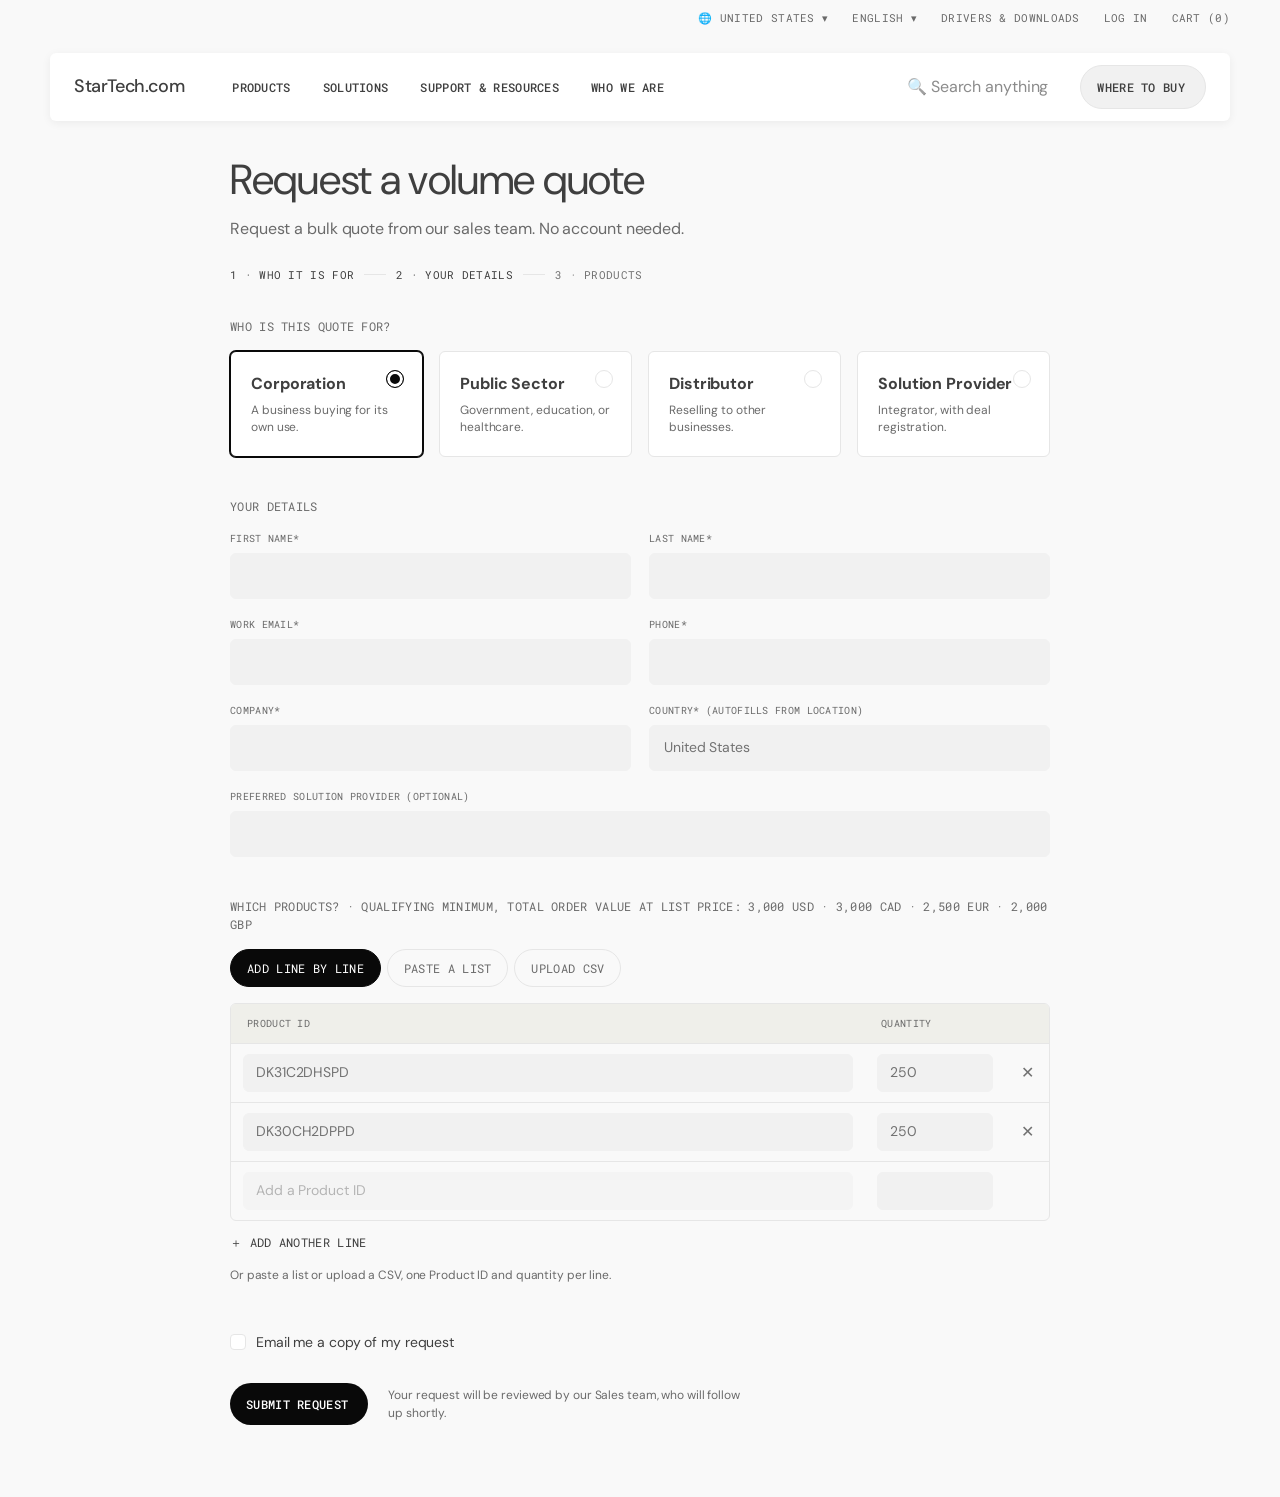
<file: wireframes/volume-quote.html>
<!DOCTYPE html>
<html lang="en">
<head>
<meta charset="UTF-8"><meta name="viewport" content="width=device-width, initial-scale=1">
<title>StarTech.com - Volume quote (elevated)</title>
<link href="https://fonts.googleapis.com/css2?family=DM+Sans:wght@400;500;700&family=Roboto+Mono:wght@400;500&display=swap" rel="stylesheet">
<link rel="stylesheet" href="tokens.css"><link rel="stylesheet" href="shell.css">
<style>
  .util{display:flex;align-items:center;justify-content:flex-end;gap:24px;padding:10px var(--container-padding);font-family:var(--font-subtitle-family);font-size:11px;letter-spacing:.3px;text-transform:uppercase;color:var(--color-foreground-secondary);}
  .util a{color:inherit;text-decoration:none;}
  .form-wrap{max-width:920px;margin-inline:auto;padding:36px var(--container-padding) 72px;}
  .lead{color:var(--color-foreground-secondary);max-width:56ch;margin:14px 0 8px;font-size:var(--font-size-body);}
  .steps{display:flex;gap:10px;align-items:center;margin:26px 0 34px;font-family:var(--font-subtitle-family);font-size:11px;letter-spacing:.3px;text-transform:uppercase;color:var(--color-foreground-tertiary);}
  .steps b{color:var(--color-foreground-title);} .steps .on{color:var(--color-foreground-title);}
  .steps .d{width:22px;height:1px;background:var(--color-border);}
  .block{margin-bottom:40px;}
  .block .h{font-family:var(--font-subtitle-family);font-size:12px;letter-spacing:.3px;text-transform:uppercase;color:var(--color-foreground-secondary);margin-bottom:16px;}
  .paths{display:grid;grid-template-columns:repeat(4,1fr);gap:16px;}
  .pathcard{border:1px solid var(--color-border);border-radius:var(--border-radius-main);padding:20px;background:var(--color-background-secondary);position:relative;}
  .pathcard.sel{border-color:var(--color-button);box-shadow:0 0 0 1px var(--color-button);}
  .pathcard .r{width:18px;height:18px;border-radius:50%;border:1px solid var(--color-border);position:absolute;top:18px;right:18px;}
  .pathcard.sel .r{border-color:var(--color-button);background:var(--color-button);box-shadow:inset 0 0 0 3px var(--color-background-secondary);}
  .pathcard h3{font-size:16px;margin:0 0 6px;} .pathcard p{margin:0;font-size:12px;color:var(--color-foreground-secondary);line-height:1.4;}
  .fields{display:grid;grid-template-columns:1fr 1fr;gap:18px;}
  .field label{display:block;font-family:var(--font-subtitle-family);font-size:10px;letter-spacing:.3px;text-transform:uppercase;color:var(--color-foreground-secondary);margin-bottom:7px;}
  .field .in{height:46px;border:1px solid var(--color-border-input);background:var(--color-background-input);border-radius:var(--border-radius-main);padding:0 14px;display:flex;align-items:center;color:var(--color-foreground-tertiary);font-size:var(--font-size-body-s);}
  .field.full{grid-column:1/-1;}
  /* product entry: three ways */
  .entry-tabs{display:inline-flex;gap:6px;margin-bottom:16px;}
  .etab{padding:9px 16px;border-radius:var(--border-radius-button);border:.5px solid var(--color-border);font-family:var(--font-button-family);font-size:12px;letter-spacing:.3px;text-transform:uppercase;color:var(--color-foreground-secondary);}
  .etab.on{background:var(--color-button);color:var(--color-button-text);border-color:var(--color-button);}
  .ptable{border:1px solid var(--color-border);border-radius:var(--border-radius-main);overflow:hidden;}
  .ptable .hr{display:grid;grid-template-columns:1fr 140px 44px;background:var(--color-background-tertiary);}
  .ptable .hr span{padding:12px 16px;font-family:var(--font-subtitle-family);font-size:10px;letter-spacing:.3px;text-transform:uppercase;color:var(--color-foreground-secondary);}
  .ptable .pr{display:grid;grid-template-columns:1fr 140px 44px;border-top:1px solid var(--color-border);}
  .ptable .pr .c{padding:10px 12px;} .ptable .pr .c .in{height:38px;border:1px solid var(--color-border-input);background:var(--color-background-input);border-radius:6px;padding:0 12px;display:flex;align-items:center;color:var(--color-foreground-tertiary);font-size:var(--font-size-body-s);}
  .ptable .pr .del{display:flex;align-items:center;justify-content:center;color:var(--color-foreground-tertiary);}
  .addline{margin-top:12px;display:inline-flex;align-items:center;gap:8px;font-family:var(--font-button-family);font-size:12px;letter-spacing:.3px;text-transform:uppercase;color:var(--color-foreground);}
  .paste-hint{margin-top:12px;font-size:12px;color:var(--color-foreground-secondary);}
  .copybox{display:inline-flex;align-items:center;gap:10px;margin:8px 0 18px;font-size:var(--font-size-body-s);color:var(--color-foreground);}
  .copybox .cb{width:16px;height:16px;border:1px solid var(--color-border);border-radius:4px;background:var(--color-background-secondary);}
  .submitrow{display:flex;align-items:center;gap:20px;margin-top:12px;}
  .submitrow .note{font-size:12px;color:var(--color-foreground-secondary);max-width:44ch;}
  @media(max-width:749px){.paths{grid-template-columns:1fr 1fr}.fields{grid-template-columns:1fr}}
</style>
</head>
<body>
  <div class="util"><a>🌐 United States ▾</a><a>English ▾</a><a>Drivers &amp; Downloads</a><a>Log in</a><a>Cart (0)</a></div>
  <div class="nav"><div class="nav__card">
    <div class="nav__left"><a class="nav__logo">StarTech.com</a><nav class="nav__list"><a class="nav__item">Products</a><a class="nav__item">Solutions</a><a class="nav__item">Support &amp; Resources</a><a class="nav__item">Who We Are</a></nav></div>
    <div class="nav__right"><span style="opacity:.6">🔍 Search anything</span><a class="btn btn--tertiary">Where to buy</a></div>
  </div></div>

  <!-- VOLUME QUOTE - elevated: request-type first, then only that path's fields, with bulk entry -->
  <div class="form-wrap">
    <h1 class="ws-h2">Request a volume quote</h1>
    <p class="lead">Request a bulk quote from our sales team. No account needed.</p>
    <div class="steps"><span class="on">1 · Who it is for</span><span class="d"></span><span class="on">2 · Your details</span><span class="d"></span><span>3 · Products</span></div>

    <div class="block">
      <div class="h">Who is this quote for?</div>
      <div class="paths">
        <div class="pathcard sel"><span class="r"></span><h3>Corporation</h3><p>A business buying for its own use.</p></div>
        <div class="pathcard"><span class="r"></span><h3>Public Sector</h3><p>Government, education, or healthcare.</p></div>
        <div class="pathcard"><span class="r"></span><h3>Distributor</h3><p>Reselling to other businesses.</p></div>
        <div class="pathcard"><span class="r"></span><h3>Solution Provider</h3><p>Integrator, with deal registration.</p></div>
      </div>
    </div>

    <div class="block">
      <div class="h">Your details</div>
      <div class="fields">
        <div class="field"><label>First name*</label><div class="in"></div></div>
        <div class="field"><label>Last name*</label><div class="in"></div></div>
        <div class="field"><label>Work email*</label><div class="in"></div></div>
        <div class="field"><label>Phone*</label><div class="in"></div></div>
        <div class="field"><label>Company*</label><div class="in"></div></div>
        <div class="field"><label>Country* (autofills from location)</label><div class="in">United States</div></div>
        <div class="field full"><label>Preferred solution provider (optional)</label><div class="in"></div></div>
      </div>
    </div>

    <div class="block">
      <div class="h">Which products? · qualifying minimum, total order value at list price: 3,000 USD · 3,000 CAD · 2,500 EUR · 2,000 GBP</div>
      <div class="entry-tabs"><span class="etab on">Add line by line</span><span class="etab">Paste a list</span><span class="etab">Upload CSV</span></div>
      <div class="ptable">
        <div class="hr"><span>Product ID</span><span>Quantity</span><span></span></div>
        <div class="pr"><div class="c"><div class="in">DK31C2DHSPD</div></div><div class="c"><div class="in">250</div></div><div class="del">✕</div></div>
        <div class="pr"><div class="c"><div class="in">DK30CH2DPPD</div></div><div class="c"><div class="in">250</div></div><div class="del">✕</div></div>
        <div class="pr"><div class="c"><div class="in" style="color:var(--color-foreground-tertiary);opacity:.5">Add a Product ID</div></div><div class="c"><div class="in"></div></div><div class="del"></div></div>
      </div>
      <span class="addline">＋ Add another line</span>
      <p class="paste-hint">Or paste a list or upload a CSV, one Product ID and quantity per line.</p>
    </div>

    <label class="copybox"><span class="cb"></span> Email me a copy of my request</label>
    <div class="submitrow"><button class="btn btn--primary">Submit request</button><span class="note">Your request will be reviewed by our Sales team, who will follow up shortly.</span></div>
  </div>
</body>
</html>
</file>
<file: wireframes/tokens.css>
/* =============================================================================
   Makro Base Theme — Design Tokens
   Extracted from Figma "🎨 Style Guide/Tokens" (page 0:1) via Dev Mode MCP.
   Source of truth: Figma variables + token documentation frames.

   Layers:
     1. Core palette          (raw brand colors)
     2. Semantic color schemes (4 modes; scheme 1 = default on :root)
     3. Typography
     4. Spacing / layout
     5. Radius / shadow / opacity
   ============================================================================= */

:root {
  /* ---------------------------------------------------------------------------
     1. CORE PALETTE (raw values — do not use directly in components)
     --------------------------------------------------------------------------- */
  --color-black: #090909;          /* Primary/Black */
  --color-white: #fcfbfa;          /* Primary/White (off-white) */
  --color-white-pure: #ffffff;
  --color-red: #ff4545;
  --color-grey-3: #e5e2df;         /* Grey Shades/Grey 3 (hairline borders) */

  /* ---------------------------------------------------------------------------
     2. SEMANTIC COLORS — Scheme 1 (DEFAULT: light, grey background)
     --------------------------------------------------------------------------- */
  --color-background: #f9f9f9;
  --color-background-secondary: #ffffff;
  --color-background-tertiary: #efefea;
  --color-gradient-background: #f9f9f9;

  --color-foreground: #3f3f3f;
  --color-foreground-secondary: #6a6a6a;
  --color-foreground-tertiary: #727272;
  --color-foreground-title: #3f3f3f;

  --color-button: #090909;
  --color-button-hover: #3f3f3f;
  --color-button-text: #ffffff;
  --color-button-text-hover: #ffffff;
  --color-button-secondary-background: #3f3f3f;
  --color-button-secondary-background-hover: #090909;
  --color-button-secondary-text: #ffffff;
  --color-button-secondary-text-hover: #ffffff;
  --color-button-tertiary-background: #f1f1f1;
  --color-button-tertiary-background-hover: #eeeeee;
  --color-button-tertiary-text: #3f3f3f;
  --color-button-tertiary-text-hover: #3f3f3f;

  --color-card-price-new: #3f3f3f;
  --color-card-price-old: #737373;

  --color-accent: #3f3f3f;
  --color-overlay: #ffffff;
  --color-border: #e6e6e6;

  --color-badge-background: #2e69fd;
  --color-badge-text: #ffffff;

  --color-error-text: #e72a2a;
  --color-error-border: #ff774c;
  --color-error-background: #fff5f5;
  --color-success-text: #3c5836;
  --color-success-border: #3c5836;
  --color-success-background: #f2f8f0;

  --color-border-input: #f1f1f1;
  --color-border-input-hover: #f1f1f1;
  --color-background-input: #f1f1f1;
  --color-background-input-hover: #f1f1f1;
  --color-placeholder-input: #3f3f3f;

  /* ---------------------------------------------------------------------------
     3. TYPOGRAPHY
     --------------------------------------------------------------------------- */
  /* Font families */
  --font-body-family: "DM Sans", sans-serif;
  --font-heading-family: "DM Sans", sans-serif;
  --font-subtitle-family: "Roboto Mono", monospace;
  --font-button-family: "Roboto Mono", monospace;
  --font-heading-card-family: "DM Sans", sans-serif;
  --font-text-card-family: "DM Sans", sans-serif;
  --font-header-menu-family: "Roboto Mono", monospace;
  --font-footer-menu-family: "DM Sans", sans-serif;
  --font-popups-heading-family: "DM Sans", sans-serif;
  --font-popups-text-family: "DM Sans", sans-serif;

  /* Weights & styles */
  --font-body-weight: 400;
  --font-body-style: normal;
  --font-heading-weight: 400;
  --font-heading-style: normal;
  --font-subtitle-weight: 500;
  --font-subtitle-style: normal;
  --font-button-weight: 500;
  --font-button-style: normal;

  /* Sizes (desktop; mobile overrides in @media below) */
  --font-size-body: 16px;
  --font-size-body-s: 14px;
  --font-size-button: 12px;
  --font-size-subtitle: 12px;
  --font-size-heading-h1: 56px;
  --font-size-heading-h2: 42px;
  --font-size-heading-h3: 28px;
  --font-size-heading-h4: 20px;
  --font-size-heading-h5: 18px;
  --font-size-heading-h6: 16px;
  --font-size-card-heading: 20px;
  --font-size-card-text: 14px;

  /* Line heights */
  --font-body-line-height: 1.5;     /* 150% */
  --font-heading-line-height: 1.1;  /* 110% */

  /* Letter spacing */
  --font-body-letter-spacing: -0.1px;
  --font-heading-letter-spacing: -0.3px;
  --font-button-letter-spacing: 0.3px;
  --font-subtitle-letter-spacing: 0.3px;
  --font-badge-letter-spacing: -0.2px;
  --font-menu-letter-spacing: 0.3px;
  --font-big-menu-letter-spacing: -0.4px;

  /* Text transforms */
  --font-heading-text-transform: none;
  --font-button-text-transform: uppercase;
  --font-subtitle-text-transform: uppercase;

  /* ---------------------------------------------------------------------------
     4. SPACING & LAYOUT
     --------------------------------------------------------------------------- */
  --spaced-section: 160px;          /* mobile override below */
  --announcement-height: 40px;
  --header-height: 68px;
  --breadcrumbs-height: 0px;
  --scrollbar-width: 0px;

  --container-padding: 50px;        /* left/right; mobile override below */
  --container-max-width: 1440px;
  --page-width: 1360px;             /* standard page max-width */
  --page-padding: 50px;             /* standard page; mobile override below */
  --page-narrow-width: 790px;
  --page-narrow-padding: 56px;      /* mobile override below */

  /* ---------------------------------------------------------------------------
     5. RADIUS / SHADOW / OPACITY
     --------------------------------------------------------------------------- */
  --border-radius-main: 6px;
  --border-radius-button: 100px;
  --border-radius-badge: 30px;

  --shadow-box: 0px 2px 20px 0px rgba(0, 0, 0, 0.06);

  --alpha-link: 0.5;
  --alpha-button-background: 1;
  --alpha-button-border: 1;
  --alpha-placeholder-input: 0.4;
}

/* =============================================================================
   MOBILE OVERRIDES (responsive token values)
   ============================================================================= */
@media (max-width: 749px) {
  :root {
    --font-size-heading-h1: 32px;
    --font-size-heading-h2: 30px;
    --font-size-heading-h3: 20px;
    --font-size-heading-h4: 19px;
    /* h5 16->18? Figma lists 18/18; h6 16/16 — unchanged */

    --spaced-section: 50px;
    --container-padding: 20px;
    --page-padding: 25px;
    --page-narrow-padding: 25px;
  }
}

/* =============================================================================
   ALTERNATE COLOR SCHEMES
   Apply via class on a wrapper, e.g. <section class="scheme-3"> … </section>
   ============================================================================= */

/* Scheme 2 — light, pure-white background */
.scheme-2 {
  --color-background: #ffffff;
  --color-background-secondary: #f1f1f1;
  --color-background-tertiary: #efefea;
  --color-gradient-background: #ffffff;
  --color-foreground: #3f3f3f;
  --color-foreground-secondary: #6d6d6d;
  --color-foreground-tertiary: #6d6d6d;
  --color-foreground-title: #3f3f3f;
  --color-button: #090909;
  --color-button-hover: #3f3f3f;
  --color-button-text: #ffffff;
  --color-button-text-hover: #ffffff;
  --color-button-secondary-background: #3f3f3f;
  --color-button-secondary-background-hover: #090909;
  --color-button-secondary-text: #ffffff;
  --color-button-secondary-text-hover: #ffffff;
  --color-button-tertiary-background: #ffffff;
  --color-button-tertiary-background-hover: #ffffff;
  --color-button-tertiary-text: #3f3f3f;
  --color-button-tertiary-text-hover: #3f3f3f;
  --color-card-price-new: #3f3f3f;
  --color-card-price-old: #737373;
  --color-accent: #3f3f3f;
  --color-overlay: #f5f0ed;
  --color-border: #dfdfdf;
  --color-border-input: #f1f1f1;
  --color-border-input-hover: #f1f1f1;
  --color-background-input: #ffffff;
  --color-background-input-hover: #ffffff;
  --color-placeholder-input: #3f3f3f;
}

/* Scheme 3 — dark, grey (#3f3f3f) background */
.scheme-3 {
  --color-background: #3f3f3f;
  --color-background-secondary: #535551;
  --color-background-tertiary: #333333;
  --color-gradient-background: #3f3f3f;
  --color-foreground: #ffffff;
  --color-foreground-secondary: #f9f9f9;
  --color-foreground-tertiary: #ffffff;
  --color-foreground-title: #ffffff;
  --color-button: #f9f9f9;
  --color-button-hover: #ffffff;
  --color-button-text: #3f3f3f;
  --color-button-text-hover: #3f3f3f;
  --color-button-secondary-background: #3f3f3f;
  --color-button-secondary-background-hover: #090909;
  --color-button-secondary-text: #ffffff;
  --color-button-secondary-text-hover: #ffffff;
  --color-button-tertiary-background: #3f3f3f;
  --color-button-tertiary-background-hover: #777777;
  --color-button-tertiary-text: #f9f9f9;
  --color-button-tertiary-text-hover: #f9f9f9;
  --color-card-price-new: #ffffff;
  --color-card-price-old: #e2e2e2;
  --color-accent: #3f3f3f;
  --color-overlay: #131313;
  --color-border: #3e3e3e;
  --color-border-input: #f1f1f1;
  --color-border-input-hover: #f1f1f1;
  --color-background-input: #3f3f3f;
  --color-background-input-hover: #3f3f3f;
  --color-placeholder-input: #ffffff;
}

/* Scheme 4 — dark, black (#090909) background */
.scheme-4 {
  --color-background: #090909;
  --color-background-secondary: #3f3f3f;
  --color-background-tertiary: #efefea;
  --color-gradient-background: #090909;
  --color-foreground: #ffffff;
  --color-foreground-secondary: #f9f9f9;
  --color-foreground-tertiary: #afafaf;
  --color-foreground-title: #ffffff;
  --color-button: #f9f9f9;
  --color-button-hover: #ffffff;
  --color-button-text: #3f3f3f;
  --color-button-text-hover: #3f3f3f;
  --color-button-secondary-background: #afafaf;
  --color-button-secondary-background-hover: #3f3f3f;
  --color-button-secondary-text: #ffffff;
  --color-button-secondary-text-hover: #ffffff;
  --color-button-tertiary-background: #ffffff;
  --color-button-tertiary-background-hover: #ffffff;
  --color-button-tertiary-text: #3f3f3f;
  --color-button-tertiary-text-hover: #3f3f3f;
  --color-card-price-new: #3f3f3f;
  --color-card-price-old: #737373;
  --color-accent: #3f3f3f;
  --color-overlay: #131313;
  --color-border: #3e3e3e;
  --color-border-input: #ffffff;
  --color-border-input-hover: #ffffff;
  --color-background-input: #ffffff;
  --color-background-input-hover: #ffffff;
  --color-placeholder-input: #3f3f3f;
}
</file>
<file: wireframes/shell.css>
/* =============================================================================
   Makro wireframe shell — shared chrome + primitives
   Built ON TOP of ../tokens.css. Import order: tokens.css THEN shell.css.

   Philosophy: wireframe fidelity, real tokens. Layout, spacing, type, and color
   all come from the extracted design tokens, so these greyboxes upgrade straight
   to hi-fi once images/copy drop in. Image regions render as labelled greyboxes.
   ============================================================================= */

*, *::before, *::after { box-sizing: border-box; }

html { -webkit-text-size-adjust: 100%; }

body {
  margin: 0;
  background: var(--color-background);
  color: var(--color-foreground);
  font-family: var(--font-body-family);
  font-size: var(--font-size-body);
  font-weight: var(--font-body-weight);
  line-height: var(--font-body-line-height);
  letter-spacing: var(--font-body-letter-spacing);
}

img { display: block; max-width: 100%; }
a { color: inherit; }

/* ---- Layout primitives ----------------------------------------------------- */
.ws-frame { max-width: var(--container-max-width); margin-inline: auto; }

.ws-container {                       /* 1340 content band inside 50px gutters */
  max-width: var(--container-max-width);
  margin-inline: auto;
  padding-inline: var(--container-padding);
}

.ws-section { padding-block: var(--spaced-section); }   /* 160 / 50 mobile */

/* Greybox — stands in for any image/media region */
.ws-box {
  position: relative;
  background: var(--color-background-tertiary);
  border-radius: var(--border-radius-main);
  overflow: hidden;
  display: flex; align-items: center; justify-content: center;
}
.ws-box::after {
  content: attr(data-label);
  font-family: var(--font-subtitle-family);
  font-size: 11px; letter-spacing: 0.3px; text-transform: uppercase;
  color: var(--color-foreground-tertiary);
  opacity: 0.7;
}
.ws-box--square { aspect-ratio: 1 / 1; }

/* Type helpers mapped to tokens */
.ws-h1 { font-family: var(--font-heading-family); font-weight: var(--font-heading-weight);
  font-size: var(--font-size-heading-h1); line-height: var(--font-heading-line-height);
  letter-spacing: var(--font-heading-letter-spacing); color: var(--color-foreground-title); margin: 0; }
.ws-h2 { font-family: var(--font-heading-family); font-weight: var(--font-heading-weight);
  font-size: var(--font-size-heading-h2); line-height: var(--font-heading-line-height);
  letter-spacing: var(--font-heading-letter-spacing); color: var(--color-foreground-title); margin: 0; }
.ws-h3 { font-family: var(--font-heading-family); font-weight: var(--font-heading-weight);
  font-size: var(--font-size-heading-h3); line-height: var(--font-heading-line-height);
  letter-spacing: var(--font-heading-letter-spacing); color: var(--color-foreground); margin: 0; }
.ws-subtitle { font-family: var(--font-subtitle-family); font-weight: var(--font-subtitle-weight);
  font-size: var(--font-size-subtitle); letter-spacing: var(--font-subtitle-letter-spacing);
  text-transform: var(--font-subtitle-text-transform); color: var(--color-foreground); margin: 0; }
.ws-eyebrow { display: inline-flex; align-items: center; gap: 10px; }
.ws-eyebrow::before { content: ""; width: 10px; height: 10px; border-radius: var(--border-radius-badge);
  background: var(--color-foreground); }

/* ---- Buttons --------------------------------------------------------------- */
.btn {
  display: inline-flex; align-items: center; justify-content: center; gap: 24px;
  min-height: 42px; padding: 15px 20px 15px 16px; border: 0;
  border-radius: var(--border-radius-button);
  font-family: var(--font-button-family); font-size: var(--font-size-button);
  font-weight: var(--font-button-weight); letter-spacing: var(--font-button-letter-spacing);
  text-transform: var(--font-button-text-transform); line-height: 1;
  cursor: pointer; text-decoration: none;
}
.btn--primary { background: var(--color-button); color: var(--color-button-text); }
.btn--primary:hover { background: var(--color-button-hover); }
.btn--tertiary { background: var(--color-button-tertiary-background); color: var(--color-button-tertiary-text);
  border: 0.5px solid var(--color-border); }
.btn--tertiary:hover { background: var(--color-button-tertiary-background-hover); }
.btn--block { width: 100%; }
.btn--flex { flex: 1 0 0; }

/* Pill control (filter / sort triggers, dropdown filters) */
.pill {
  display: inline-flex; align-items: center; gap: 10px; min-height: 42px;
  padding: 13px 20px 13px 16px; border-radius: var(--border-radius-button);
  border: 0.5px solid var(--color-border); background: transparent;
  font-family: var(--font-button-family); font-size: var(--font-size-button);
  font-weight: var(--font-button-weight); letter-spacing: var(--font-button-letter-spacing);
  text-transform: var(--font-button-text-transform); color: var(--color-button-tertiary-text);
  cursor: pointer;
}
.pill--input { background: var(--color-background-input); border-color: var(--color-border-input);
  text-transform: none; font-family: var(--font-body-family); font-size: var(--font-size-body-s); }
.pill .caret { width: 10px; height: 6px; border-left: 4px solid transparent; border-right: 4px solid transparent;
  border-top: 5px solid currentColor; opacity: 0.7; }

/* Badge */
.badge { display: inline-flex; align-items: center; padding: 2px 10px; border-radius: var(--border-radius-badge);
  background: var(--color-badge-background); color: var(--color-badge-text);
  font-family: var(--font-body-family); font-size: 12px; font-weight: 500; letter-spacing: var(--font-badge-letter-spacing); }
.badge--positive { background: var(--color-success-background); color: var(--color-success-text); }

/* ---- Announcement bar ------------------------------------------------------ */
.announcement-bar { height: var(--announcement-height); background: var(--color-background);
  color: var(--color-foreground); overflow: hidden; }
.announcement-bar__inner { display: flex; flex-wrap: wrap; align-items: center; justify-content: center;
  column-gap: 16px; min-height: var(--announcement-height); padding: 11px 20px; }
.announcement-bar__text, .announcement-bar__link { font-size: var(--font-size-button); font-weight: 500;
  text-align: center; white-space: nowrap; }
.announcement-bar__link { display: inline-flex; align-items: center; gap: 4px; text-decoration: none; }

/* ---- Navigation bar (floating pill) ---------------------------------------- */
.nav { padding: 16px var(--container-padding) 0; }
.nav__card { display: flex; align-items: center; justify-content: space-between;
  height: var(--header-height); min-height: 52px; padding-inline: 24px;
  background: var(--color-background-secondary); border-radius: var(--border-radius-main);
  box-shadow: 0 2px 10px rgba(0,0,0,0.06); }
.nav__left, .nav__right { display: flex; align-items: center; gap: 32px; }
.nav__list { display: inline-flex; align-items: center; }   /* items carry their own padding */
.nav__item, .nav__loc { display: inline-flex; align-items: center; gap: 6px; height: var(--header-height);
  padding-inline: 16px;
  font-family: var(--font-header-menu-family); font-size: var(--font-size-subtitle);
  font-weight: var(--font-subtitle-weight); letter-spacing: var(--font-subtitle-letter-spacing);
  text-transform: var(--font-subtitle-text-transform); color: var(--color-foreground);
  text-decoration: none; background: none; border: 0; cursor: pointer; }
.nav__loc { padding-inline: 0; }   /* locale selectors sit in the 32px-gap right cluster */
.nav__logo { font-family: var(--font-heading-family); font-weight: 500; font-size: 18px; letter-spacing: -0.4px;
  text-transform: none; text-decoration: none; color: var(--color-foreground-title); }
.nav__burger { width: 18px; height: 12px; display: inline-flex; flex-direction: column; justify-content: space-between;
  background: none; border: 0; cursor: pointer; padding: 0; }
.nav__burger span { display: block; height: 1.5px; background: var(--color-foreground); }

/* ---- Product card ---------------------------------------------------------- */
.product-card { display: flex; flex-direction: column; gap: 16px; }
.pc-media { position: relative; }
.pc-media .badge { position: absolute; top: 16px; left: 16px; }
.pc-info { display: flex; flex-direction: column; gap: 12px; }
.pc-text { display: flex; flex-direction: column; gap: 8px; }
.pc-vendor { font-family: var(--font-subtitle-family); font-size: 10px; text-transform: uppercase;
  letter-spacing: var(--font-subtitle-letter-spacing); color: var(--color-foreground-secondary); margin: 0; }
.pc-name { font-family: var(--font-heading-card-family); font-size: var(--font-size-card-heading);
  letter-spacing: var(--font-heading-letter-spacing); line-height: 1; color: var(--color-foreground-title); margin: 0; }
.pc-price { font-family: var(--font-subtitle-family); font-size: var(--font-size-card-text);
  color: var(--color-card-price-new); letter-spacing: -0.14px; margin: 0; }
.pc-swatches { display: flex; flex-wrap: wrap; gap: 8px; }
.pc-swatch { width: 16px; height: 16px; border-radius: var(--border-radius-button);
  border: 1px solid rgba(0,0,0,0.1); }
.pc-swatch--selected { outline: 1px solid var(--color-foreground); outline-offset: 2px; }

/* ---- Footer ---------------------------------------------------------------- */
.footer { display: flex; flex-direction: column; gap: 64px; padding: 64px var(--container-padding) 0;
  background: var(--color-background); color: var(--color-foreground); }
.footer__cols { display: flex; gap: 100px; flex-wrap: wrap; }
.footer__brand { min-width: 320px; flex: 1 0 320px; display: flex; flex-direction: column; gap: 16px; }
.footer__col { display: flex; flex-direction: column; }
.footer__heading { font-family: var(--font-subtitle-family); font-size: var(--font-size-subtitle);
  font-weight: var(--font-subtitle-weight); letter-spacing: var(--font-subtitle-letter-spacing);
  text-transform: uppercase; line-height: 1.2; margin: 0 0 16px; }
.footer__list { display: flex; flex-direction: column; gap: 12px; list-style: none; margin: 0; padding: 0; }
.footer__list a, .footer__muted { color: var(--color-foreground-secondary); text-decoration: none; }
.footer__list a:hover { color: var(--color-foreground); }
.footer__utility, .footer__bottom { display: flex; align-items: center; justify-content: space-between;
  flex-wrap: wrap; gap: 16px; border-top: 1px solid var(--color-border); }
.footer__utility { padding: 41px 0 40px; }
.footer__bottom { padding-block: 40px; font-size: 12px; }
.footer__pay { width: 40px; height: 24px; border-radius: 6px; background: var(--color-background-tertiary); }
.footer__policies { display: flex; gap: 16px; list-style: none; margin: 0; padding: 0; }
.footer__policies a { color: var(--color-foreground); text-transform: capitalize; text-decoration: none; }

/* ---- Responsive (mobile token overrides fire at 749px in tokens.css) -------- */
@media (max-width: 749px) {
  .nav__left .nav__list, .nav__right .nav__item--hide-mobile { display: none; }
  .footer__cols { flex-direction: column; gap: 40px; }
}
</file>
